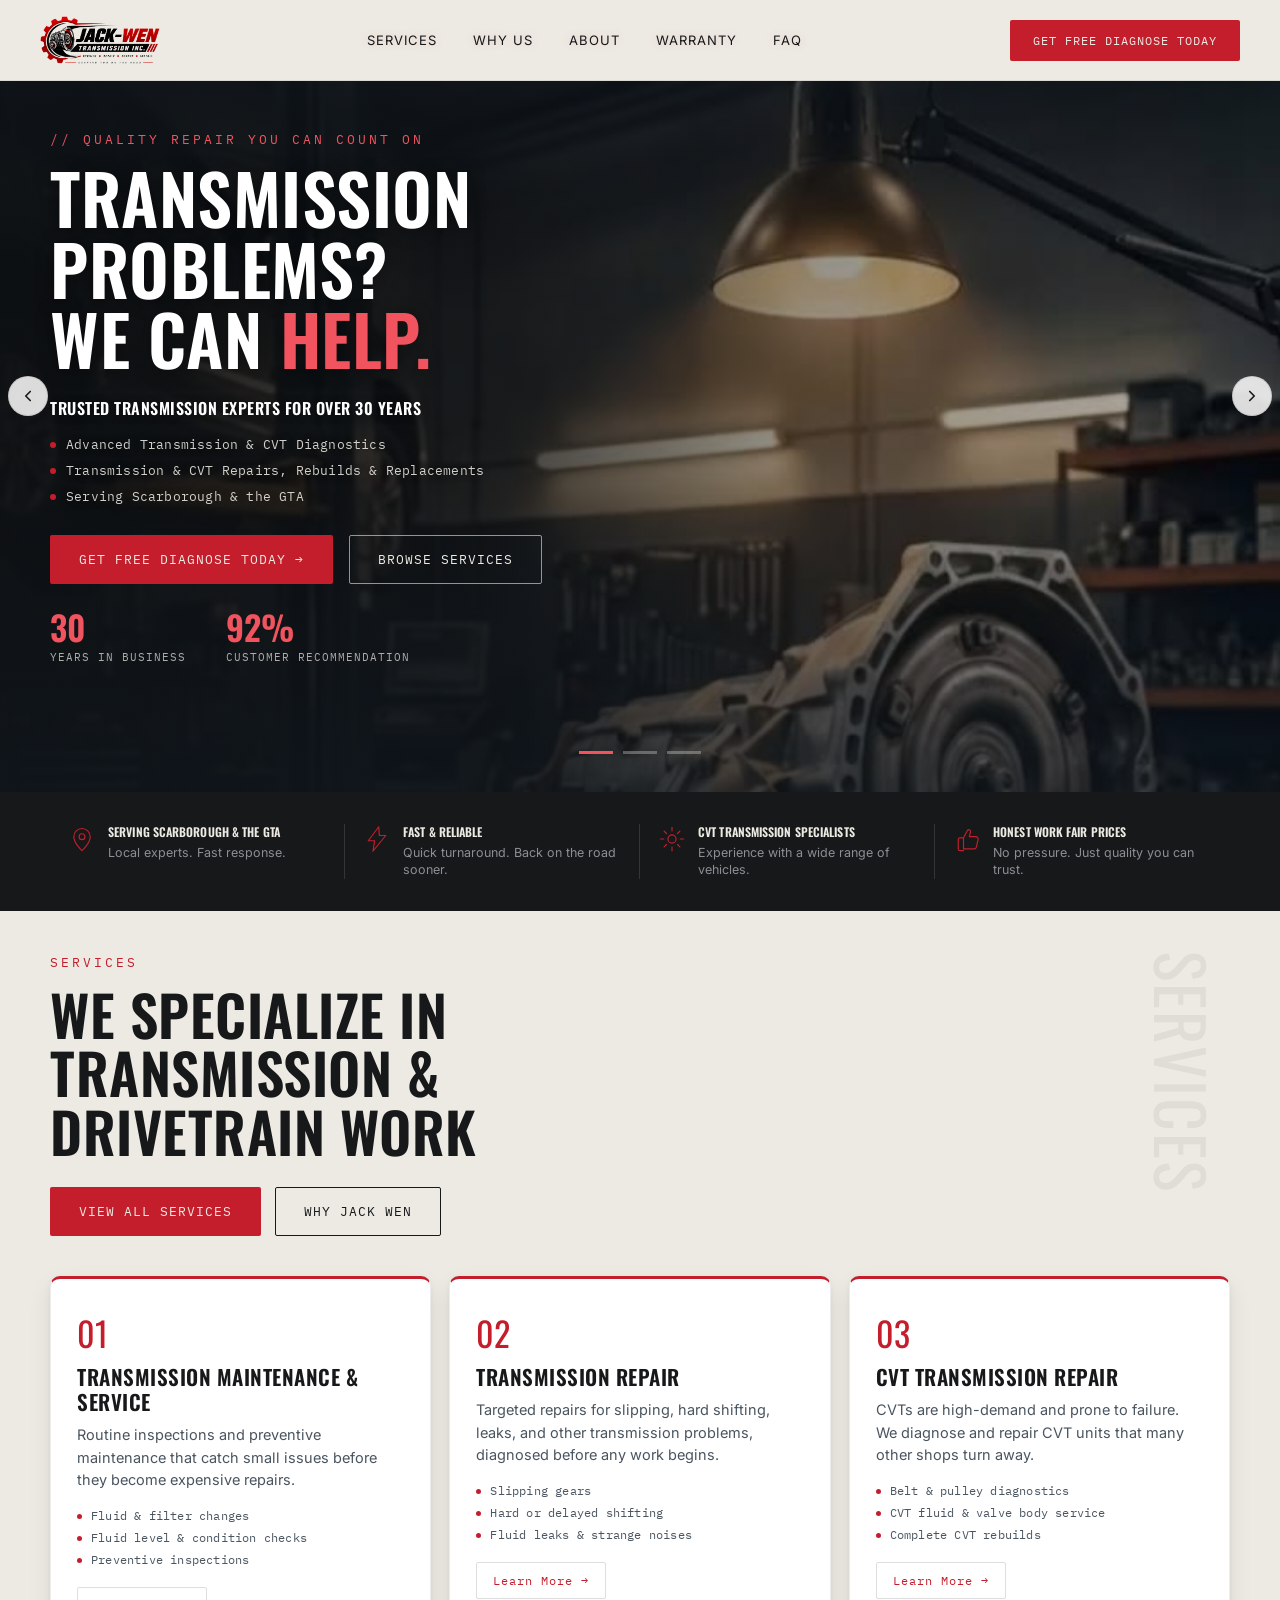
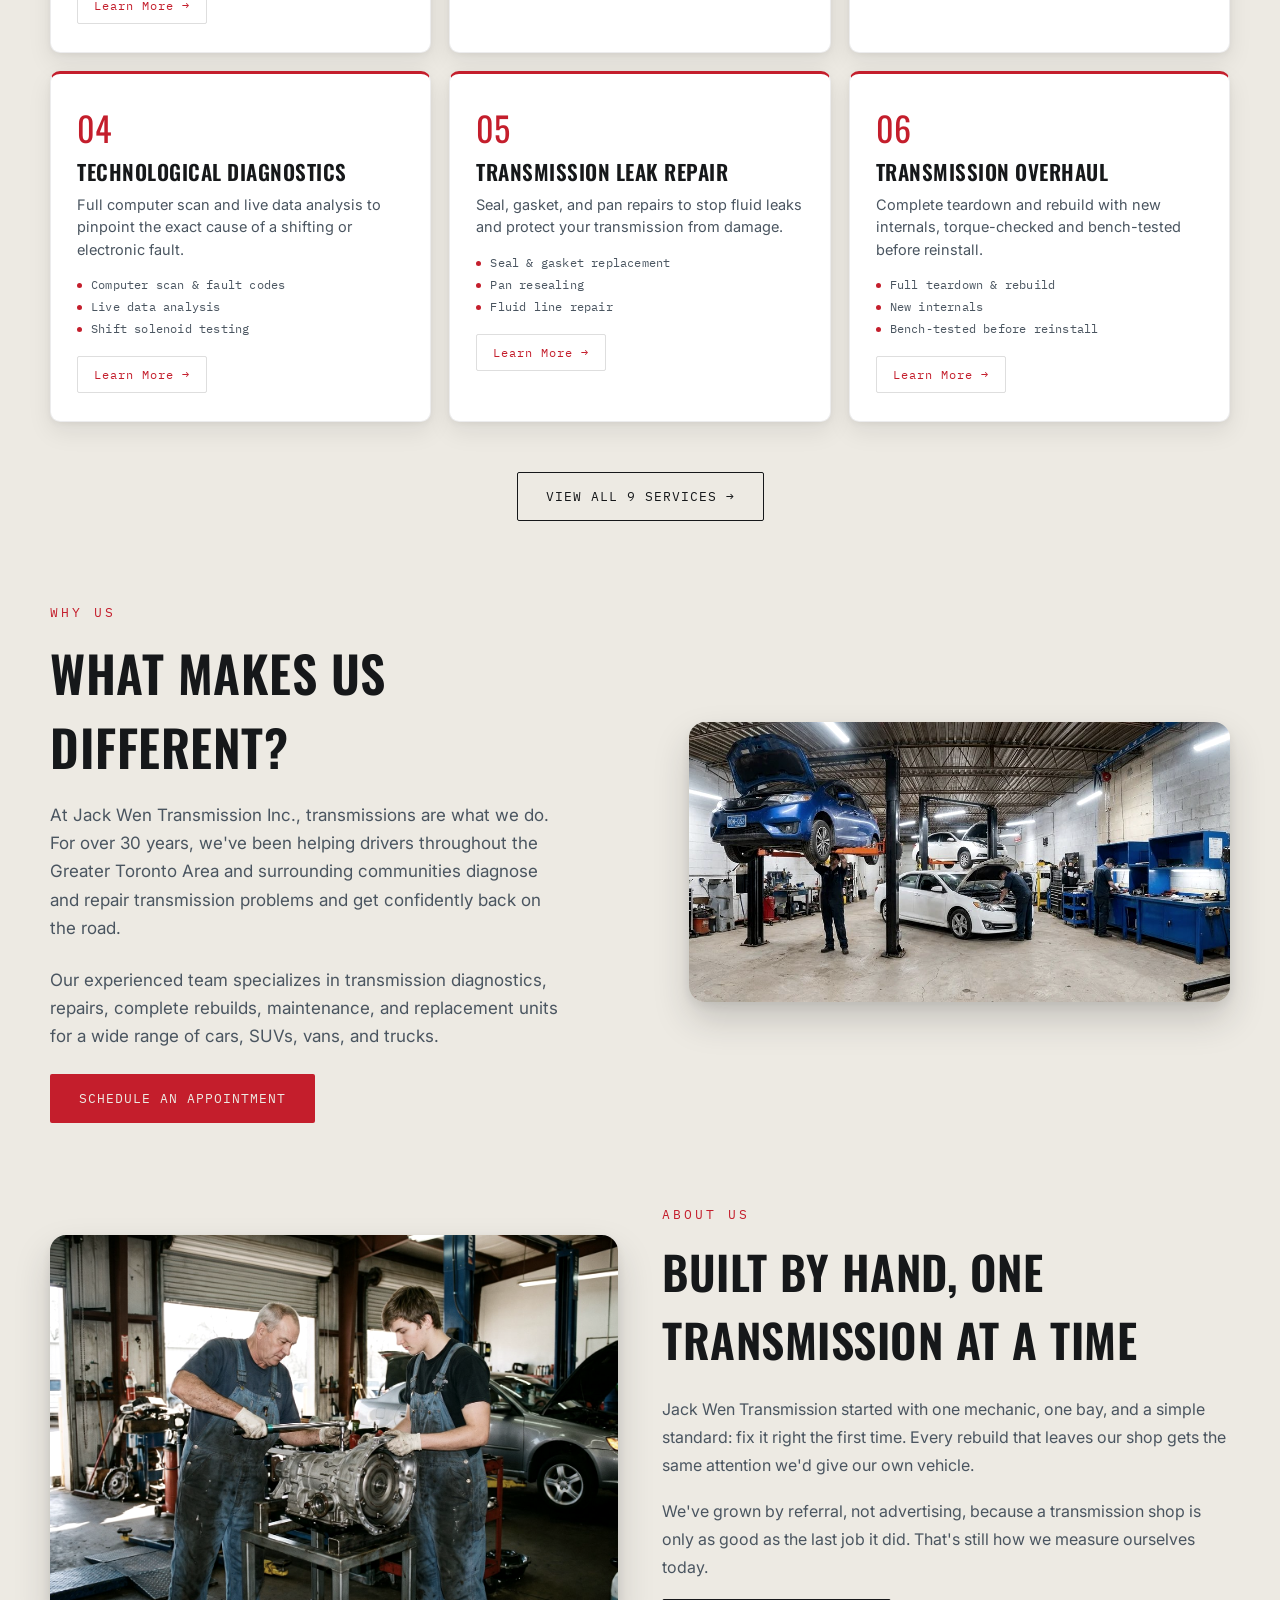
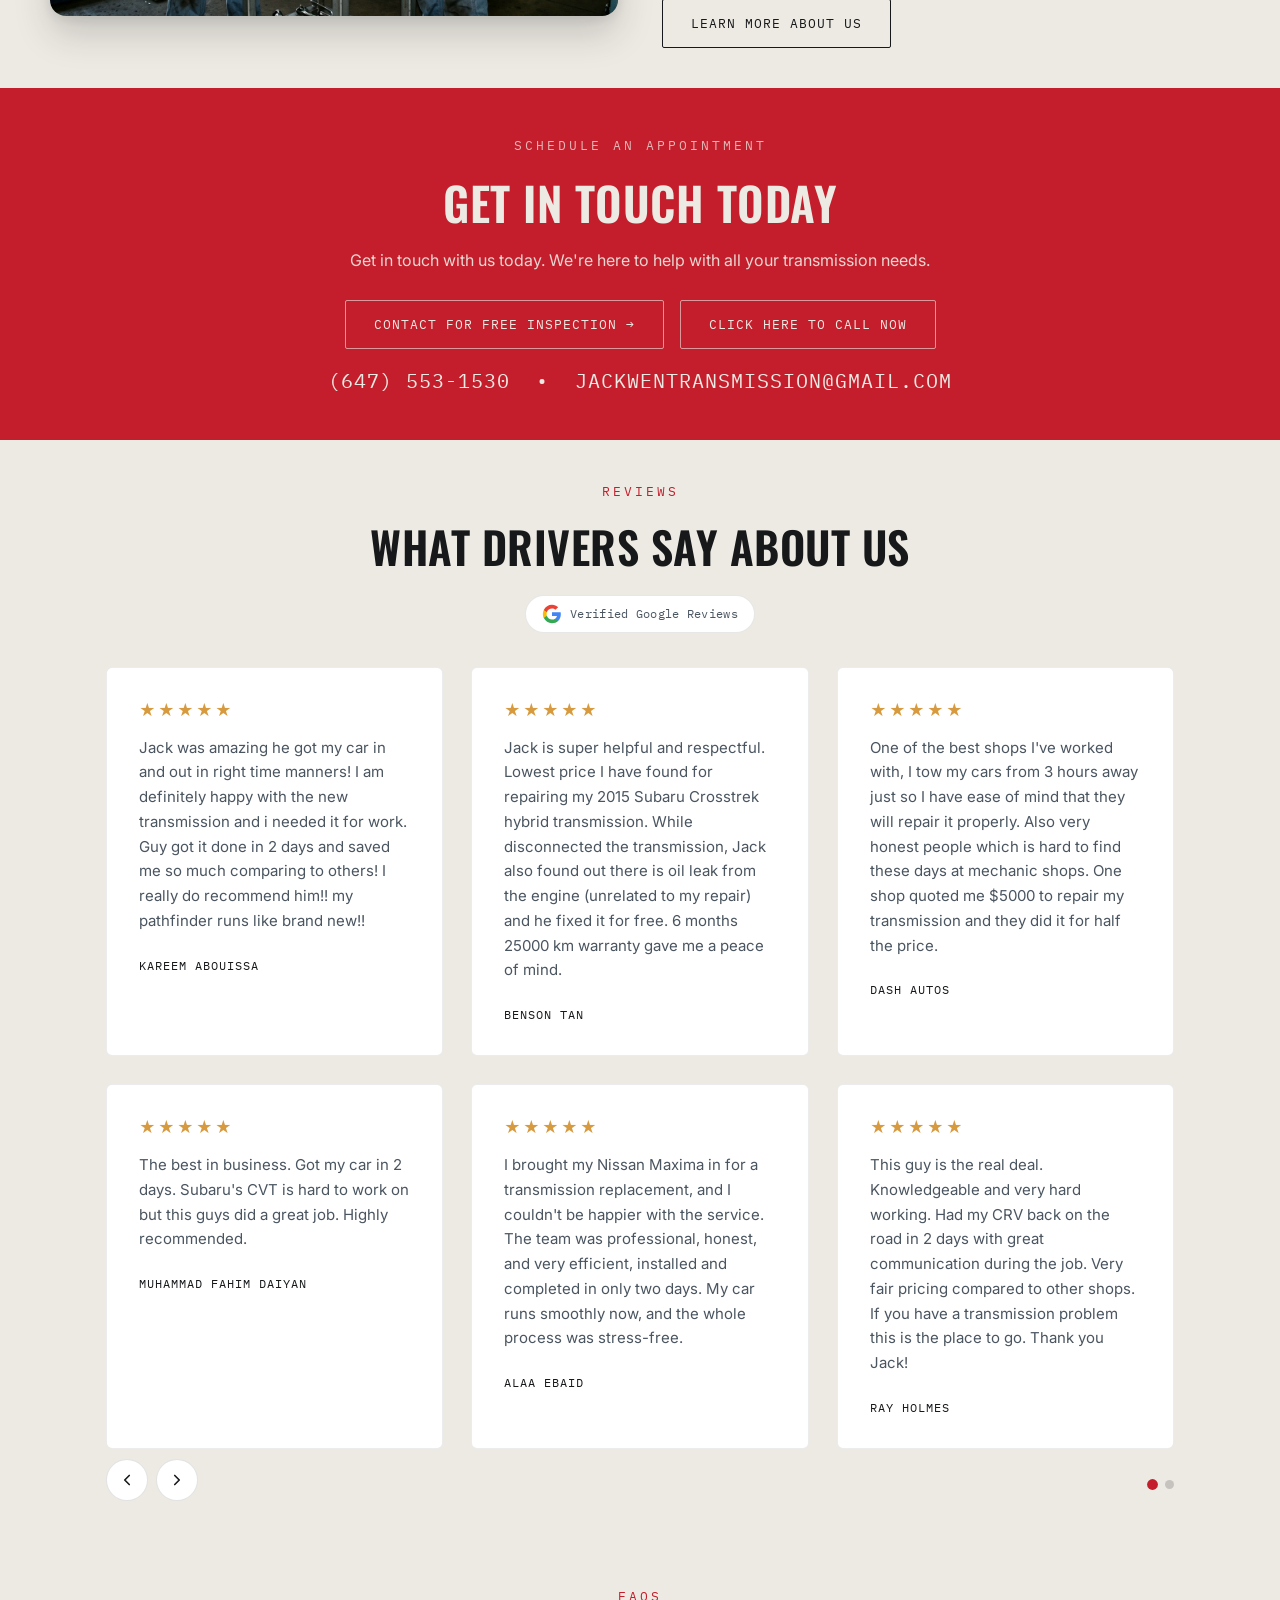
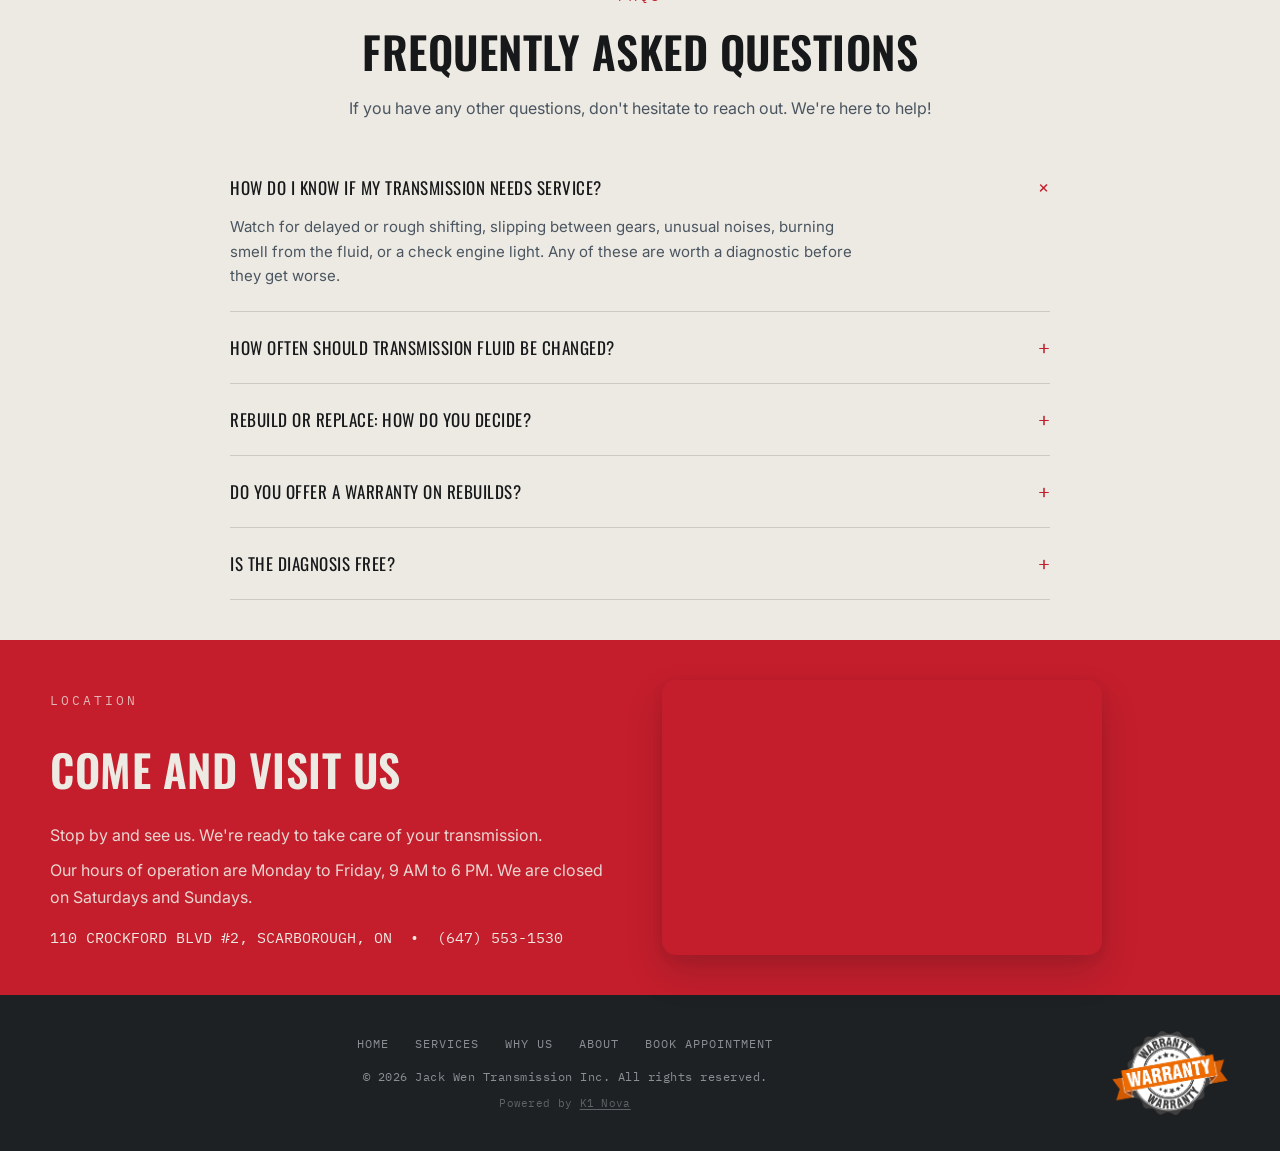
<file: index.html>
<!DOCTYPE html>
<html lang="en">
<head>
<meta charset="UTF-8">
<meta name="viewport" content="width=device-width, initial-scale=1.0">
<title>Jack Wen Transmission Inc. | Transmission Repair in Scarborough &amp; the GTA</title>
<meta name="description" content="Jack Wen Transmission Inc. provides expert transmission diagnostics, repair, and rebuilds in Scarborough and across the Greater Toronto Area. Over 30 years of trusted service with an in-house warranty.">
<link rel="canonical" href="https://jackwentransmission.com/">
<link rel="preconnect" href="https://fonts.googleapis.com">
<link href="https://fonts.googleapis.com/css2?family=Oswald:wght@500;600;700&family=Inter:wght@400;500;600&family=IBM+Plex+Mono:wght@400;500;600&display=swap" rel="stylesheet">
<link rel="stylesheet" href="css/style.css?v=36">
</head>
<body class="home">

<header>
  <div class="logo-mini">
    <a href="/"><img src="assets/logo.png" alt="Jack Wen Transmission Inc." class="logo-img"></a>
  </div>
  <nav class="navlinks">
    <a class="navlink" href="/services">Services</a>
    <a class="navlink" href="/why-us">Why Us</a>
    <a class="navlink" href="/about">About</a>
    <a class="navlink" href="/warranty">Warranty</a>
    <a class="navlink" href="#faq">FAQ</a>
      <a class="navlink navlink-cta" href="/book-appointment">Get Free Diagnose Today</a>
  </nav>
  <a class="btn btn-primary" href="/book-appointment">Get Free Diagnose Today</a>
  <button class="menu-toggle" aria-label="Toggle menu" aria-expanded="false"><span></span><span></span><span></span></button>
</header>

<!-- ================= HERO ================= -->
<section class="hero">
  <!-- Hero background video: mobile portrait / desktop landscape -->
  <div class="hero-media" aria-hidden="true">
    <video class="hero-video" id="heroVideo"
           autoplay muted loop playsinline webkit-playsinline
           preload="auto" disablepictureinpicture>
      <source src="videos/jackwen-hero-mobile.mp4" media="(max-width: 900px) and (orientation: portrait)" type="video/mp4">
      <source src="videos/jackwen-hero-desktop.mp4" type="video/mp4">
    </video>
    <script>
      // Poster has no <source>-style media-query variant of its own, so set it
      // synchronously here (before paint) based on the same breakpoint the
      // <source> tags use above — otherwise the browser shows the hardcoded
      // desktop poster on first mobile load, before the mobile video is ready.
      document.getElementById('heroVideo').poster =
        window.matchMedia('(max-width: 900px) and (orientation: portrait)').matches
          ? 'assets/hero/jackwen-hero-mobile-poster.jpg'
          : 'assets/hero/jackwen-hero-desktop-poster.jpg';
    </script>
    <div class="hero-overlay"></div>
  </div>

  <div class="hero-slides">
    <!-- SLIDE 1 — Intro -->
    <div class="hero-slide active">
      <div class="hero-inner">
        <div>
          <span class="eyebrow">// Quality Repair You Can Count On</span>
          <h1 class="hero-title">Transmission problems?<br>We can <span class="accent">help.</span></h1>
          <p class="hero-subtitle">Trusted Transmission Experts For Over 30 Years</p>
          <ul class="hero-bullets">
            <li>Advanced Transmission &amp; CVT Diagnostics</li>
            <li>Transmission &amp; CVT Repairs, Rebuilds &amp; Replacements</li>
            <li>Serving Scarborough &amp; the GTA</li>
          </ul>
          <div class="cta-row">
            <a href="/book-appointment" class="btn btn-primary">Get Free Diagnose Today &rarr;</a>
            <a href="/services" class="btn btn-ghost-dark">Browse Services</a>
          </div>
          <div class="hero-stats">
            <div><span class="hero-stat-num">30</span><span class="hero-stat-label">Years in Business</span></div>
            <div><span class="hero-stat-num">92%</span><span class="hero-stat-label">Customer Recommendation</span></div>
          </div>
        </div>
        <div class="stage"></div>
      </div>
    </div>

    <!-- SLIDE 2 — Expert Service -->
    <div class="hero-slide">
      <div class="hero-inner stack">
        <div>
          <span class="eyebrow">// Expert Service</span>
          <h1 class="hero-title">Transmission repairs.<br>Done <span class="accent">right.</span></h1>
          <div class="cta-row">
            <a href="/book-appointment" class="btn btn-primary">Schedule an Appointment &rarr;</a>
            <a href="/services" class="btn btn-ghost-dark">Browse Services</a>
          </div>
        </div>
        <div class="hero-points">
          <div class="hero-point">
            <span class="icon"><svg viewBox="0 0 48 48" fill="none" stroke="currentColor" stroke-width="2" stroke-linecap="round" stroke-linejoin="round"><circle cx="24" cy="24" r="18"/><path d="M24 14v10l7 5"/></svg></span>
            <div>
              <h3>30+ Years in the Industry</h3>
              <p>Three decades of hands-on transmission expertise, refined in our own shop.</p>
            </div>
          </div>
          <div class="hero-point">
            <span class="icon"><svg viewBox="0 0 48 48" fill="none" stroke="currentColor" stroke-width="2" stroke-linecap="round" stroke-linejoin="round"><path d="M8 28l3-9a4 4 0 0 1 4-3h18a4 4 0 0 1 4 3l3 9"/><rect x="6" y="28" width="36" height="9" rx="2"/><circle cx="14" cy="37" r="3"/><circle cx="34" cy="37" r="3"/></svg></span>
            <div>
              <h3>All Makes, Models &amp; CVTs</h3>
              <p>Domestic, import, gas, diesel, or CVT. CVTs are high-demand and prone to failure, we specialize in the repairs other shops turn away.</p>
            </div>
          </div>
          <div class="hero-point">
            <span class="icon"><img src="assets/icons/diagnose-icon.png" alt="" class="icon-img"></span>
            <div>
              <h3>Free Diagnosis</h3>
              <p>Every visit starts with a free, no-obligation diagnosis before we recommend any work.</p>
            </div>
          </div>
        </div>
      </div>
    </div>

    <!-- SLIDE 3 — Warranty -->
    <div class="hero-slide">
      <div class="hero-inner stack">
        <img src="assets/badges/warranty-badge.webp" alt="Warranty Badge" class="warranty-badge">
        <div>
          <span class="eyebrow">// Warranty</span>
          <h1 class="hero-title">Work we're proud<br>to stand <span class="accent">behind.</span></h1>
          <p class="hero-subtitle">In-House Warranty. Real Peace of Mind.</p>
          <ul class="hero-bullets">
            <li>Warranty-Backed Transmission Repairs</li>
            <li>Quality Parts &amp; Professional Workmanship</li>
            <li>6-Month / 25,000 KM Warranty Included with Transmission Work</li>
            <li><strong>Ask About Our Extended Warranty Options</strong></li>
          </ul>
          <div class="cta-row">
            <a href="/book-appointment" class="btn btn-primary">Schedule an Appointment &rarr;</a>
            <a href="/warranty" class="btn btn-ghost-dark">View Warranty Details &rarr;</a>
          </div>
        </div>
        <div class="hero-points compact">
          <div class="hero-point">
            <span class="icon"><svg viewBox="0 0 48 48" fill="none" stroke="currentColor" stroke-width="2" stroke-linecap="round" stroke-linejoin="round"><path d="M13 6h16l6 6v30a2 2 0 0 1-2 2H13a2 2 0 0 1-2-2V8a2 2 0 0 1 2-2z"/><path d="M29 6v6h6M17 24h14M17 30h14M17 18h7"/></svg></span>
            <div>
              <h3>6 Months / 25,000 KM</h3>
              <p>Standard written warranty on every rebuild.</p>
            </div>
          </div>
          <div class="hero-point">
            <span class="icon"><svg viewBox="0 0 48 48" fill="none" stroke="currentColor" stroke-width="2" stroke-linecap="round" stroke-linejoin="round"><path d="M24 5l15 6v11c0 10-6.5 17-15 21-8.5-4-15-11-15-21V11z"/><path d="M17 24l5 5 9-10"/></svg></span>
            <div>
              <h3>Up to 5 Yrs / 250,000 KM</h3>
              <p>Extended coverage available on request.</p>
            </div>
          </div>
          <div class="hero-point">
            <span class="icon"><svg viewBox="0 0 48 48" fill="none" stroke="currentColor" stroke-width="2" stroke-linecap="round" stroke-linejoin="round"><path d="M4 24s7-13 20-13 20 13 20 13-7 13-20 13S4 24 4 24z"/><circle cx="24" cy="24" r="5"/></svg></span>
            <div>
              <h3>No Surprises</h3>
              <p>Coverage reviewed before any work begins.</p>
            </div>
          </div>
        </div>
      </div>
    </div>
  </div>

  <button class="hero-arrow prev" aria-label="Previous slide"><svg viewBox="0 0 24 24" fill="none" stroke="currentColor" stroke-width="2.2" stroke-linecap="round" stroke-linejoin="round"><path d="M15 6l-6 6 6 6"/></svg></button>
  <button class="hero-arrow next" aria-label="Next slide"><svg viewBox="0 0 24 24" fill="none" stroke="currentColor" stroke-width="2.2" stroke-linecap="round" stroke-linejoin="round"><path d="M9 6l6 6-6 6"/></svg></button>

  <div class="hero-dots">
    <button class="hero-dot active" data-slide="0" aria-label="Slide 1: Introduction"></button>
    <button class="hero-dot" data-slide="1" aria-label="Slide 2: Expert Service"></button>
    <button class="hero-dot" data-slide="2" aria-label="Slide 3: Warranty"></button>
  </div>
</section>

<div class="trust-strip">
  <div class="wrap trust-strip-grid">
    <div class="trust-item">
      <span class="icon"><svg viewBox="0 0 48 48" fill="none" stroke="currentColor" stroke-width="2" stroke-linecap="round" stroke-linejoin="round"><path d="M24 44s14-12.5 14-24A14 14 0 0 0 10 20c0 11.5 14 24 14 24z"/><circle cx="24" cy="20" r="5"/></svg></span>
      <div>
        <h3>Serving Scarborough &amp; the GTA</h3>
        <p>Local experts. Fast response.</p>
      </div>
    </div>
    <div class="trust-item">
      <span class="icon"><svg viewBox="0 0 48 48" fill="none" stroke="currentColor" stroke-width="2" stroke-linecap="round" stroke-linejoin="round"><path d="M27 3L9 27h11l-3 18 22-27H28l-1-15z"/></svg></span>
      <div>
        <h3>Fast &amp; Reliable</h3>
        <p>Quick turnaround. Back on the road sooner.</p>
      </div>
    </div>
    <div class="trust-item">
      <span class="icon"><svg viewBox="0 0 48 48" fill="none" stroke="currentColor" stroke-width="2" stroke-linecap="round" stroke-linejoin="round"><circle cx="24" cy="24" r="7"/><path d="M24 4v6M24 38v6M44 24h-6M10 24H4M37.6 10.4l-4.2 4.2M14.6 33.4l-4.2 4.2M37.6 37.6l-4.2-4.2M14.6 14.6l-4.2-4.2"/></svg></span>
      <div>
        <h3>CVT Transmission Specialists</h3>
        <p>Experience with a wide range of vehicles.</p>
      </div>
    </div>
    <div class="trust-item">
      <span class="icon"><svg viewBox="0 0 48 48" fill="none" stroke="currentColor" stroke-width="2" stroke-linecap="round" stroke-linejoin="round"><path d="M18 44h-6a3 3 0 0 1-3-3V25a3 3 0 0 1 3-3h6M18 22l7-13a3 3 0 0 1 5 3l-2 8h11a4 4 0 0 1 4 5l-3 13a4 4 0 0 1-4 3H18V22z"/></svg></span>
      <div>
        <h3>Honest Work Fair Prices</h3>
        <p>No pressure. Just quality you can trust.</p>
      </div>
    </div>
  </div>
</div>

<!-- ================= SERVICES ================= -->
<section class="section-light" id="services">
  <div class="wrap">
    <div class="services-head">
      <div>
        <span class="eyebrow">Services</span>
        <h2>We specialize in transmission &amp; drivetrain work</h2>
        <div class="btn-row">
          <a href="/services" class="btn btn-primary">View All Services</a>
          <a href="/why-us" class="btn btn-ghost-dark">Why Jack Wen</a>
        </div>
      </div>
      <div class="side-label">SERVICES</div>
    </div>

    <div class="service-grid">
      <div class="service-card">
        <div class="num">01</div>
        <div class="content">
          <h3>Transmission Maintenance &amp; Service</h3>
          <p>Routine inspections and preventive maintenance that catch small issues before they become expensive repairs.</p>
          <ul class="bullets">
            <li>Fluid &amp; filter changes</li>
            <li>Fluid level &amp; condition checks</li>
            <li>Preventive inspections</li>
          </ul>
          <a class="learn" href="/services">Learn More &rarr;</a>
        </div>
      </div>
      <div class="service-card">
        <div class="num">02</div>
        <div class="content">
          <h3>Transmission Repair</h3>
          <p>Targeted repairs for slipping, hard shifting, leaks, and other transmission problems, diagnosed before any work begins.</p>
          <ul class="bullets">
            <li>Slipping gears</li>
            <li>Hard or delayed shifting</li>
            <li>Fluid leaks &amp; strange noises</li>
          </ul>
          <a class="learn" href="/services">Learn More &rarr;</a>
        </div>
      </div>
      <div class="service-card">
        <div class="num">03</div>
        <div class="content">
          <h3>CVT Transmission Repair</h3>
          <p>CVTs are high-demand and prone to failure. We diagnose and repair CVT units that many other shops turn away.</p>
          <ul class="bullets">
            <li>Belt &amp; pulley diagnostics</li>
            <li>CVT fluid &amp; valve body service</li>
            <li>Complete CVT rebuilds</li>
          </ul>
          <a class="learn" href="/services">Learn More &rarr;</a>
        </div>
      </div>
      <div class="service-card">
        <div class="num">04</div>
        <div class="content">
          <h3>Technological Diagnostics</h3>
          <p>Full computer scan and live data analysis to pinpoint the exact cause of a shifting or electronic fault.</p>
          <ul class="bullets">
            <li>Computer scan &amp; fault codes</li>
            <li>Live data analysis</li>
            <li>Shift solenoid testing</li>
          </ul>
          <a class="learn" href="/services">Learn More &rarr;</a>
        </div>
      </div>
      <div class="service-card">
        <div class="num">05</div>
        <div class="content">
          <h3>Transmission Leak Repair</h3>
          <p>Seal, gasket, and pan repairs to stop fluid leaks and protect your transmission from damage.</p>
          <ul class="bullets">
            <li>Seal &amp; gasket replacement</li>
            <li>Pan resealing</li>
            <li>Fluid line repair</li>
          </ul>
          <a class="learn" href="/services">Learn More &rarr;</a>
        </div>
      </div>
      <div class="service-card">
        <div class="num">06</div>
        <div class="content">
          <h3>Transmission Overhaul</h3>
          <p>Complete teardown and rebuild with new internals, torque-checked and bench-tested before reinstall.</p>
          <ul class="bullets">
            <li>Full teardown &amp; rebuild</li>
            <li>New internals</li>
            <li>Bench-tested before reinstall</li>
          </ul>
          <a class="learn" href="/services">Learn More &rarr;</a>
        </div>
      </div>
    </div>
    <div style="text-align:center; margin-top:50px;">
      <a href="/services" class="btn btn-ghost-dark">View All 9 Services &rarr;</a>
    </div>
  </div>
</section>

<!-- ================= WHY US ================= -->
<section class="why-section" id="why">
  <div class="wrap">
    <div class="why-grid">
      <div class="why-inner">
        <span class="eyebrow">Why Us</span>
        <h2>What makes us different?</h2>
        <p>At Jack Wen Transmission Inc., transmissions are what we do. For over 30 years, we've been helping drivers throughout the Greater Toronto Area and surrounding communities diagnose and repair transmission problems and get confidently back on the road.</p>
        <p>Our experienced team specializes in transmission diagnostics, repairs, complete rebuilds, maintenance, and replacement units for a wide range of cars, SUVs, vans, and trucks.</p>
        <a href="/book-appointment" class="btn btn-primary">Schedule an Appointment</a>
      </div>
      <div class="why-photo">
        <img src="assets/about/shop-bay.jpg" alt="Jack Wen Transmission shop bay with vehicles on lifts">
      </div>
    </div>
  </div>
</section>

<!-- ================= ABOUT ================= -->
<section class="about" id="about">
  <div class="wrap about-grid">
    <img src="assets/about/team.jpg" alt="Jack Wen Transmission mechanics working on a transmission">
    <div>
      <span class="eyebrow">About Us</span>
      <h2>Built by hand, one transmission at a time</h2>
      <p>Jack Wen Transmission started with one mechanic, one bay, and a simple standard: fix it right the first time. Every rebuild that leaves our shop gets the same attention we'd give our own vehicle.</p>
      <p>We've grown by referral, not advertising, because a transmission shop is only as good as the last job it did. That's still how we measure ourselves today.</p>
      <a href="/about" class="btn btn-ghost-dark">Learn More About Us</a>
    </div>
  </div>
</section>

<!-- ================= CTA STRIP ================= -->
<section class="cta-strip" id="contact">
  <div class="wrap">
    <span class="eyebrow">Schedule an Appointment</span>
    <h2>Get in touch today</h2>
    <p>Get in touch with us today. We're here to help with all your transmission needs.</p>
    <div class="cta-row" style="justify-content:center;">
      <a href="/book-appointment" class="btn btn-ghost-light">Contact for Free Inspection &rarr;</a>
      <a href="tel:+16475531530" class="btn btn-ghost-light">Click Here to Call Now</a>
    </div>
    <span class="phone">(647) 553-1530 &nbsp;&bull;&nbsp; JACKWENTRANSMISSION@GMAIL.COM</span>
  </div>
</section>

<!-- ================= REVIEWS ================= -->
<section class="reviews">
  <div class="wrap">
    <div class="reviews-head">
      <span class="eyebrow">Reviews</span>
      <h2>What drivers say about us</h2>
      <div class="google-badge">
        <svg viewBox="0 0 48 48" width="20" height="20"><path fill="#4285F4" d="M45.12 24.5c0-1.56-.14-3.06-.4-4.5H24v8.51h11.84c-.51 2.75-2.06 5.08-4.39 6.64v5.52h7.11c4.16-3.83 6.56-9.47 6.56-16.17z"/><path fill="#34A853" d="M24 46c5.94 0 10.92-1.97 14.56-5.33l-7.11-5.52c-1.97 1.32-4.49 2.1-7.45 2.1-5.73 0-10.58-3.87-12.31-9.07H4.34v5.7C7.96 41.07 15.4 46 24 46z"/><path fill="#FBBC05" d="M11.69 28.18C11.25 26.86 11 25.45 11 24s.25-2.86.69-4.18v-5.7H4.34C2.85 17.09 2 20.45 2 24s.85 6.91 2.34 9.88l7.35-5.7z"/><path fill="#EA4335" d="M24 10.75c3.23 0 6.13 1.11 8.41 3.29l6.31-6.31C34.91 4.18 29.93 2 24 2 15.4 2 7.96 6.93 4.34 14.12l7.35 5.7c1.73-5.2 6.58-9.07 12.31-9.07z"/></svg>
        <span>Verified Google Reviews</span>
      </div>
    </div>
    <div class="reviews-slider">
      <div class="reviews-track">
        <div class="reviews-slide active">
          <div class="reviews-grid">
            <div class="review-card">
              <div class="stars">&#9733;&#9733;&#9733;&#9733;&#9733;</div>
              <p>Jack was amazing he got my car in and out in right time manners! I am definitely happy with the new transmission and i needed it for work. Guy got it done in 2 days and saved me so much comparing to others! I really do recommend him!! my pathfinder runs like brand new!!</p>
              <span class="reviewer">Kareem Abouissa</span>
            </div>
            <div class="review-card">
              <div class="stars">&#9733;&#9733;&#9733;&#9733;&#9733;</div>
              <p>Jack is super helpful and respectful. Lowest price I have found for repairing my 2015 Subaru Crosstrek hybrid transmission. While disconnected the transmission, Jack also found out there is oil leak from the engine (unrelated to my repair) and he fixed it for free. 6 months 25000 km warranty gave me a peace of mind.</p>
              <span class="reviewer">Benson Tan</span>
            </div>
            <div class="review-card">
              <div class="stars">&#9733;&#9733;&#9733;&#9733;&#9733;</div>
              <p>One of the best shops I've worked with, I tow my cars from 3 hours away just so I have ease of mind that they will repair it properly. Also very honest people which is hard to find these days at mechanic shops. One shop quoted me $5000 to repair my transmission and they did it for half the price.</p>
              <span class="reviewer">Dash Autos</span>
            </div>
            <div class="review-card">
              <div class="stars">&#9733;&#9733;&#9733;&#9733;&#9733;</div>
              <p>The best in business. Got my car in 2 days. Subaru's CVT is hard to work on but this guys did a great job. Highly recommended.</p>
              <span class="reviewer">Muhammad Fahim Daiyan</span>
            </div>
            <div class="review-card">
              <div class="stars">&#9733;&#9733;&#9733;&#9733;&#9733;</div>
              <p>I brought my Nissan Maxima in for a transmission replacement, and I couldn't be happier with the service. The team was professional, honest, and very efficient, installed and completed in only two days. My car runs smoothly now, and the whole process was stress-free.</p>
              <span class="reviewer">Alaa Ebaid</span>
            </div>
            <div class="review-card">
              <div class="stars">&#9733;&#9733;&#9733;&#9733;&#9733;</div>
              <p>This guy is the real deal. Knowledgeable and very hard working. Had my CRV back on the road in 2 days with great communication during the job. Very fair pricing compared to other shops. If you have a transmission problem this is the place to go. Thank you Jack!</p>
              <span class="reviewer">Ray Holmes</span>
            </div>
          </div>
        </div>
        <div class="reviews-slide">
          <div class="reviews-grid">
            <div class="review-card">
              <div class="stars">&#9733;&#9733;&#9733;&#9733;&#9733;</div>
              <p>Looking for a replacement or rebuild of our transmission and was getting pricing starting at $4500 to over $7000. Jack was able to rebuild it for around $3000. Fantastic service, always responsive to calls.</p>
              <span class="reviewer">Computer Doctors on Call Ltd.</span>
            </div>
            <div class="review-card">
              <div class="stars">&#9733;&#9733;&#9733;&#9733;&#9733;</div>
              <p>Jack is a very trustworthy individual! I had brought in my Toyota CHR which I had replaced my transmission with another company but still had issues. After getting it replaced again with Jack, my car has no more issues. He had even offered me warranty and a very reasonable price. I totally recommend anyone to go see Jack as quality is guaranteed.</p>
              <span class="reviewer">Sangar Somu</span>
            </div>
            <div class="review-card">
              <div class="stars">&#9733;&#9733;&#9733;&#9733;&#9733;</div>
              <p>Best transmission shop I've dealt with. When I needed a new transmission for my Honda, they kept me updated every step of the way with constant reassurance and clear communication. They got the job done fast and properly. Honestly, this is the best team out there.</p>
              <span class="reviewer">Armaan Khokhar</span>
            </div>
            <div class="review-card">
              <div class="stars">&#9733;&#9733;&#9733;&#9733;&#9733;</div>
              <p>I towed my car from Ottawa to Scarborough, with hesitation and doubt. But I was wrong and they called me in 2 days and my car was done and ready for pick up. It's been 4 months now and my car is driving like new still. Thank you and highly recommend this garage.</p>
              <span class="reviewer">Cerisse Pradas</span>
            </div>
            <div class="review-card">
              <div class="stars">&#9733;&#9733;&#9733;&#9733;&#9733;</div>
              <p>Jack is amazing to deal with, I had a whole situation where I got the transmission rebuilt and still had codes. Jack was able to figure it's the ECM, and I had a very unique 2004 Lexus LS430. The ECM was impossible to get, but Jack took care of it and got my car fixed. 100% recommend.</p>
              <span class="reviewer">Anmol Pathan</span>
            </div>
            <div class="review-card">
              <div class="stars">&#9733;&#9733;&#9733;&#9733;&#9733;</div>
              <p>Dealing online from Ottawa to have my Toyota 4Runner transmission replaced, they were very helpful, had my car towed there with minimum cost, and the shop is very knowledgeable and professional. The garage is very clean and the mechanics work very efficiently. Highly recommended!</p>
              <span class="reviewer">Vu Kieu</span>
            </div>
          </div>
        </div>
      </div>
      <button class="reviews-arrow prev" aria-label="Previous reviews"><svg viewBox="0 0 24 24" fill="none" stroke="currentColor" stroke-width="2.2" stroke-linecap="round" stroke-linejoin="round"><path d="M15 6l-6 6 6 6"/></svg></button>
      <button class="reviews-arrow next" aria-label="Next reviews"><svg viewBox="0 0 24 24" fill="none" stroke="currentColor" stroke-width="2.2" stroke-linecap="round" stroke-linejoin="round"><path d="M9 6l6 6-6 6"/></svg></button>
      <div class="reviews-dots">
        <button class="reviews-dot active" data-slide="0" aria-label="Reviews page 1"></button>
        <button class="reviews-dot" data-slide="1" aria-label="Reviews page 2"></button>
      </div>
    </div>
  </div>
</section>

<!-- ================= FAQ ================= -->
<section class="faq" id="faq">
  <div class="wrap">
    <div class="faq-head">
      <span class="eyebrow">FAQs</span>
      <h2>Frequently asked questions</h2>
      <p>If you have any other questions, don't hesitate to reach out. We're here to help!</p>
    </div>
    <div class="faq-list">
      <div class="faq-item open">
        <div class="faq-q"><span>How do I know if my transmission needs service?</span><span class="plus">+</span></div>
        <div class="faq-a"><p>Watch for delayed or rough shifting, slipping between gears, unusual noises, burning smell from the fluid, or a check engine light. Any of these are worth a diagnostic before they get worse.</p></div>
      </div>
      <div class="faq-item">
        <div class="faq-q"><span>How often should transmission fluid be changed?</span><span class="plus">+</span></div>
        <div class="faq-a"><p>Most vehicles need a fluid change every 50,000 to 100,000 km, but it varies by make, model, and driving conditions. Check your owner's manual or ask us to check your specific interval.</p></div>
      </div>
      <div class="faq-item">
        <div class="faq-q"><span>Rebuild or replace: how do you decide?</span><span class="plus">+</span></div>
        <div class="faq-a"><p>It depends on the extent of the damage, your vehicle's age and value, and cost comparison. We'll walk you through both options with real numbers before any work starts.</p></div>
      </div>
      <div class="faq-item">
        <div class="faq-q"><span>Do you offer a warranty on rebuilds?</span><span class="plus">+</span></div>
        <div class="faq-a"><p>Yes, every rebuild comes with a written 6 months / 25,000 km parts and labor warranty, standard. We guarantee our service and work, and extended coverage up to 5 years / 250,000 km is available for added peace of mind.</p></div>
      </div>
      <div class="faq-item">
        <div class="faq-q"><span>Is the diagnosis free?</span><span class="plus">+</span></div>
        <div class="faq-a"><p>Yes, every visit starts with a free, no-obligation diagnosis. We identify the problem and explain your options before any work ever begins.</p></div>
      </div>
    </div>
  </div>
</section>

<!-- ================= LOCATION ================= -->
<section class="location">
  <div class="wrap location-grid">
    <div class="location-copy">
      <span class="eyebrow">Location</span>
      <h2>Come and visit us</h2>
      <p>Stop by and see us. We're ready to take care of your transmission.</p>
      <p>Our hours of operation are Monday to Friday, 9 AM to 6 PM. We are closed on Saturdays and Sundays.</p>
      <div class="addr">110 CROCKFORD BLVD #2, SCARBOROUGH, ON &nbsp;&bull;&nbsp; (647) 553-1530</div>
    </div>
    <div class="map-embed">
      <iframe src="https://www.google.com/maps/embed?pb=!1m18!1m12!1m3!1d6380.250956391707!2d-79.2908175!3d43.744367200000006!2m3!1f0!2f0!3f0!3m2!1i1024!2i768!4f13.1!3m3!1m2!1s0x89d4cdfffa9256d7%3A0x70da07382c6c165b!2s110%20Crockford%20Blvd%20%232%2C%20Scarborough%2C%20ON%20M1R%203C3!5e1!3m2!1sen!2sca!4v1787173967668!5m2!1sen!2sca" style="border:0;" allowfullscreen="" loading="lazy" referrerpolicy="strict-origin-when-cross-origin" title="Jack Wen Transmission Inc. location map"></iframe>
    </div>
  </div>
</section>

<footer>
  <div class="wrap footer-inner">
    <div class="footer-main">
      <div class="footer-links">
        <a href="/">Home</a>
        <a href="/services">Services</a>
        <a href="/why-us">Why Us</a>
        <a href="/about">About</a>
        <a href="/book-appointment">Book Appointment</a>
      </div>
      <div>&copy; 2026 Jack Wen Transmission Inc. All rights reserved.</div>
      <div class="footer-credit">Powered by <a href="https://k1nova.com" target="_blank" rel="noopener noreferrer">K1 Nova</a></div>
    </div>
    <img src="assets/badges/warranty-badge.webp" alt="Warranty Badge" class="footer-badge">
  </div>
</footer>

<script src="js/header.js?v=3"></script>
<script src="js/reveal.js"></script>
<script src="js/hero-slider.js?v=3"></script>
<script src="js/reviews-slider.js"></script>
<script src="js/script.js?v=3"></script>
</body>
</html>
</file>
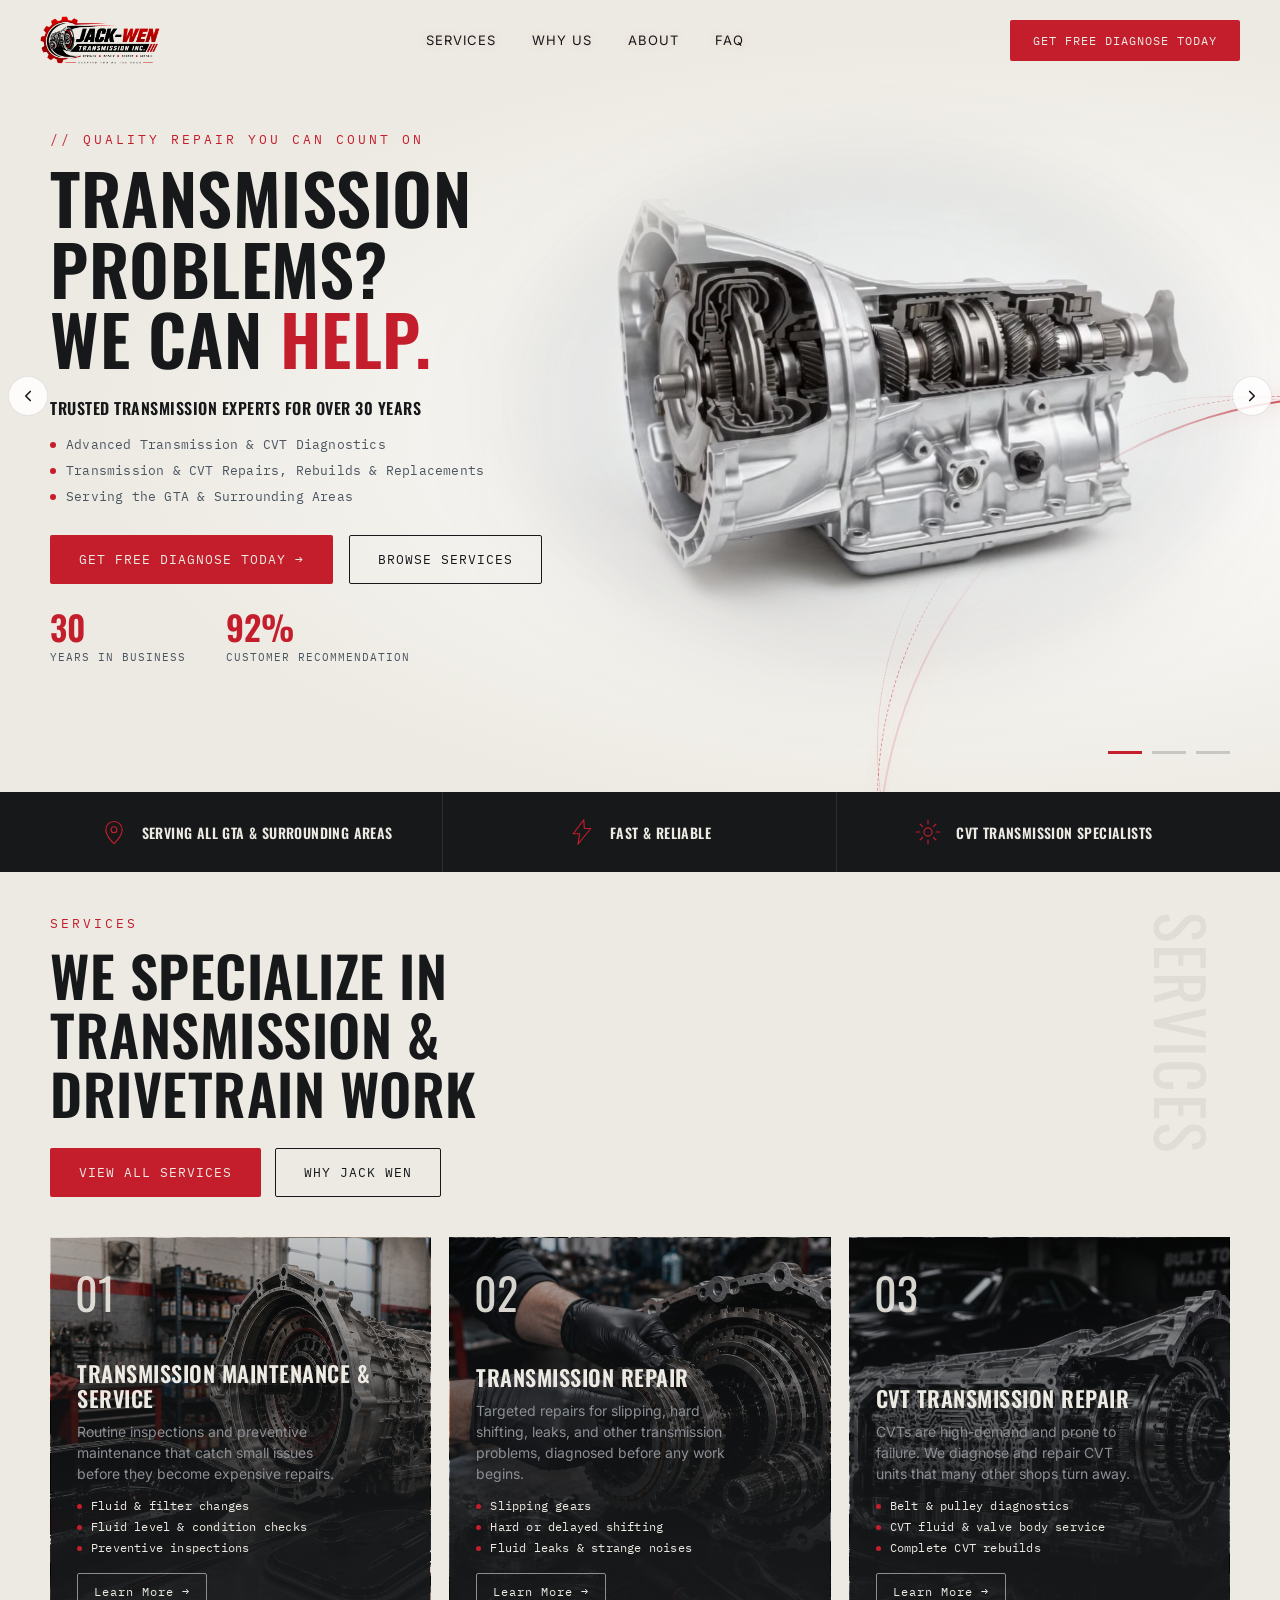
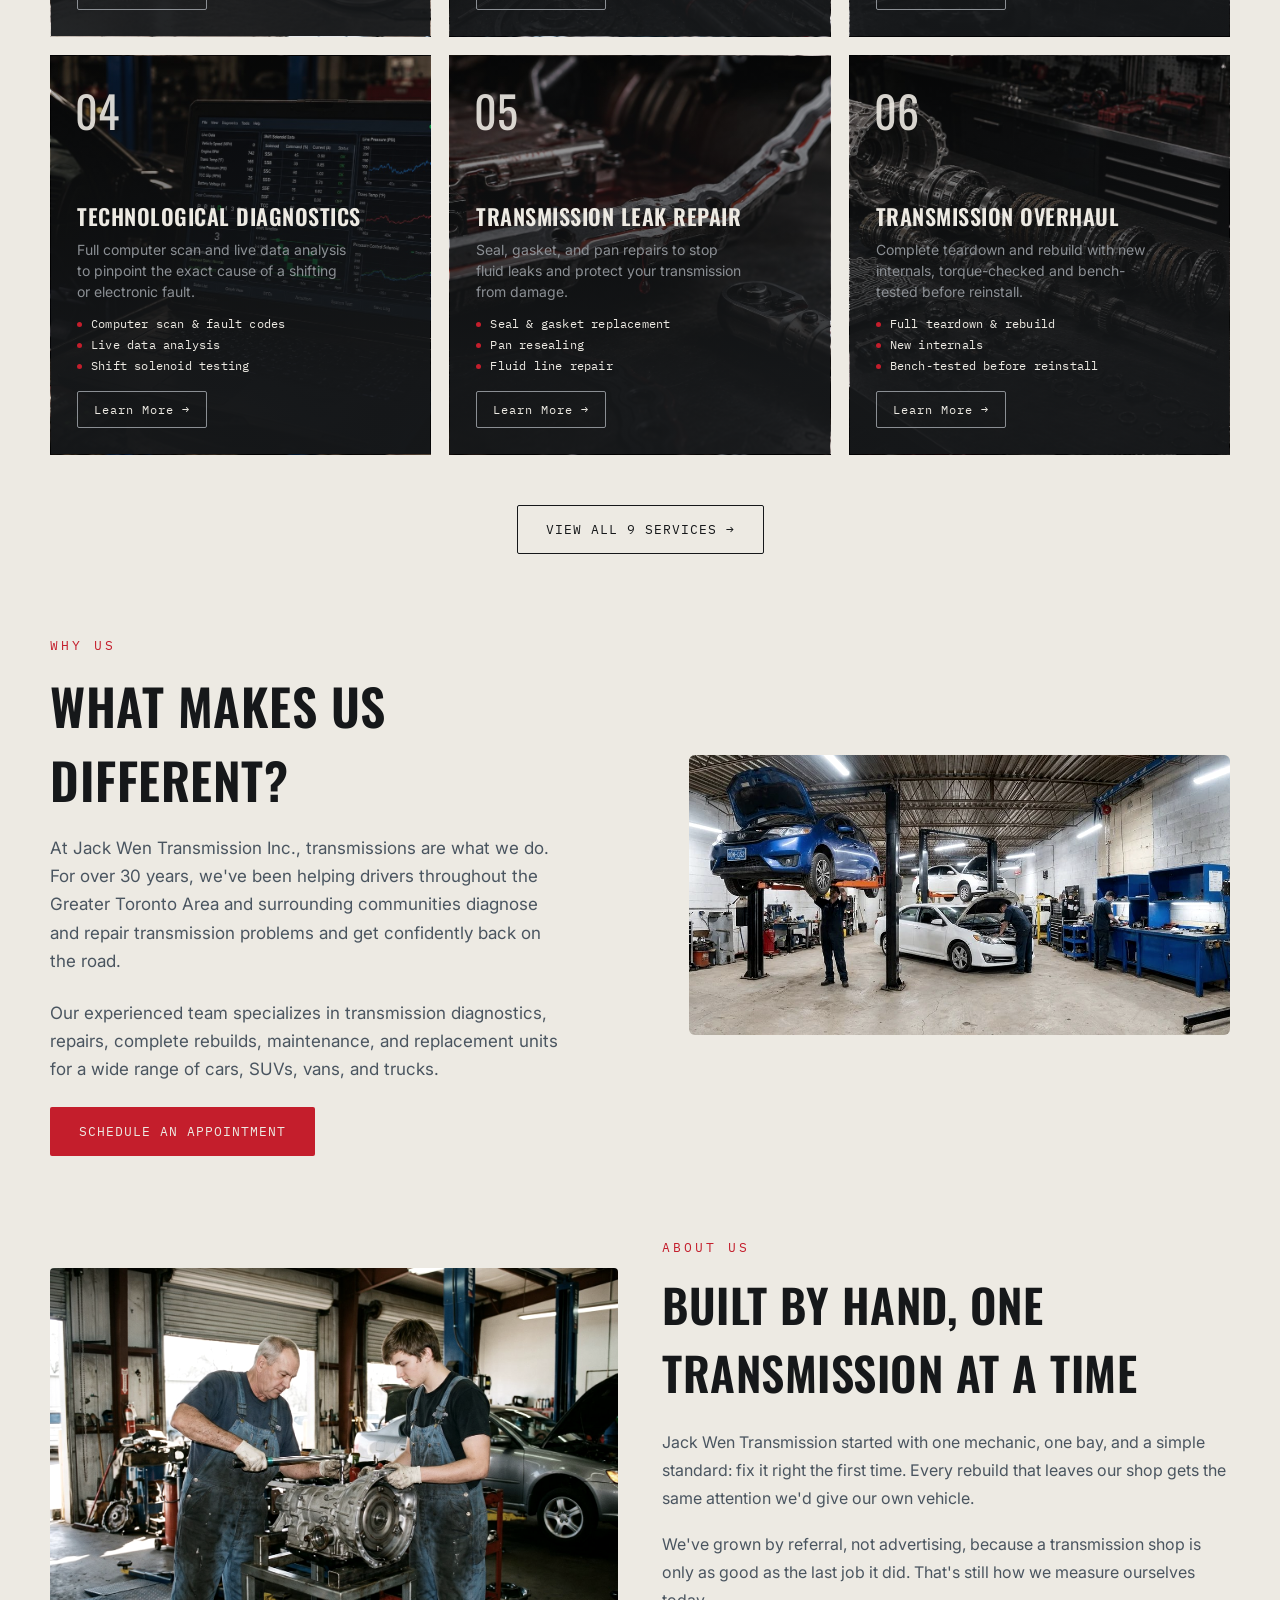
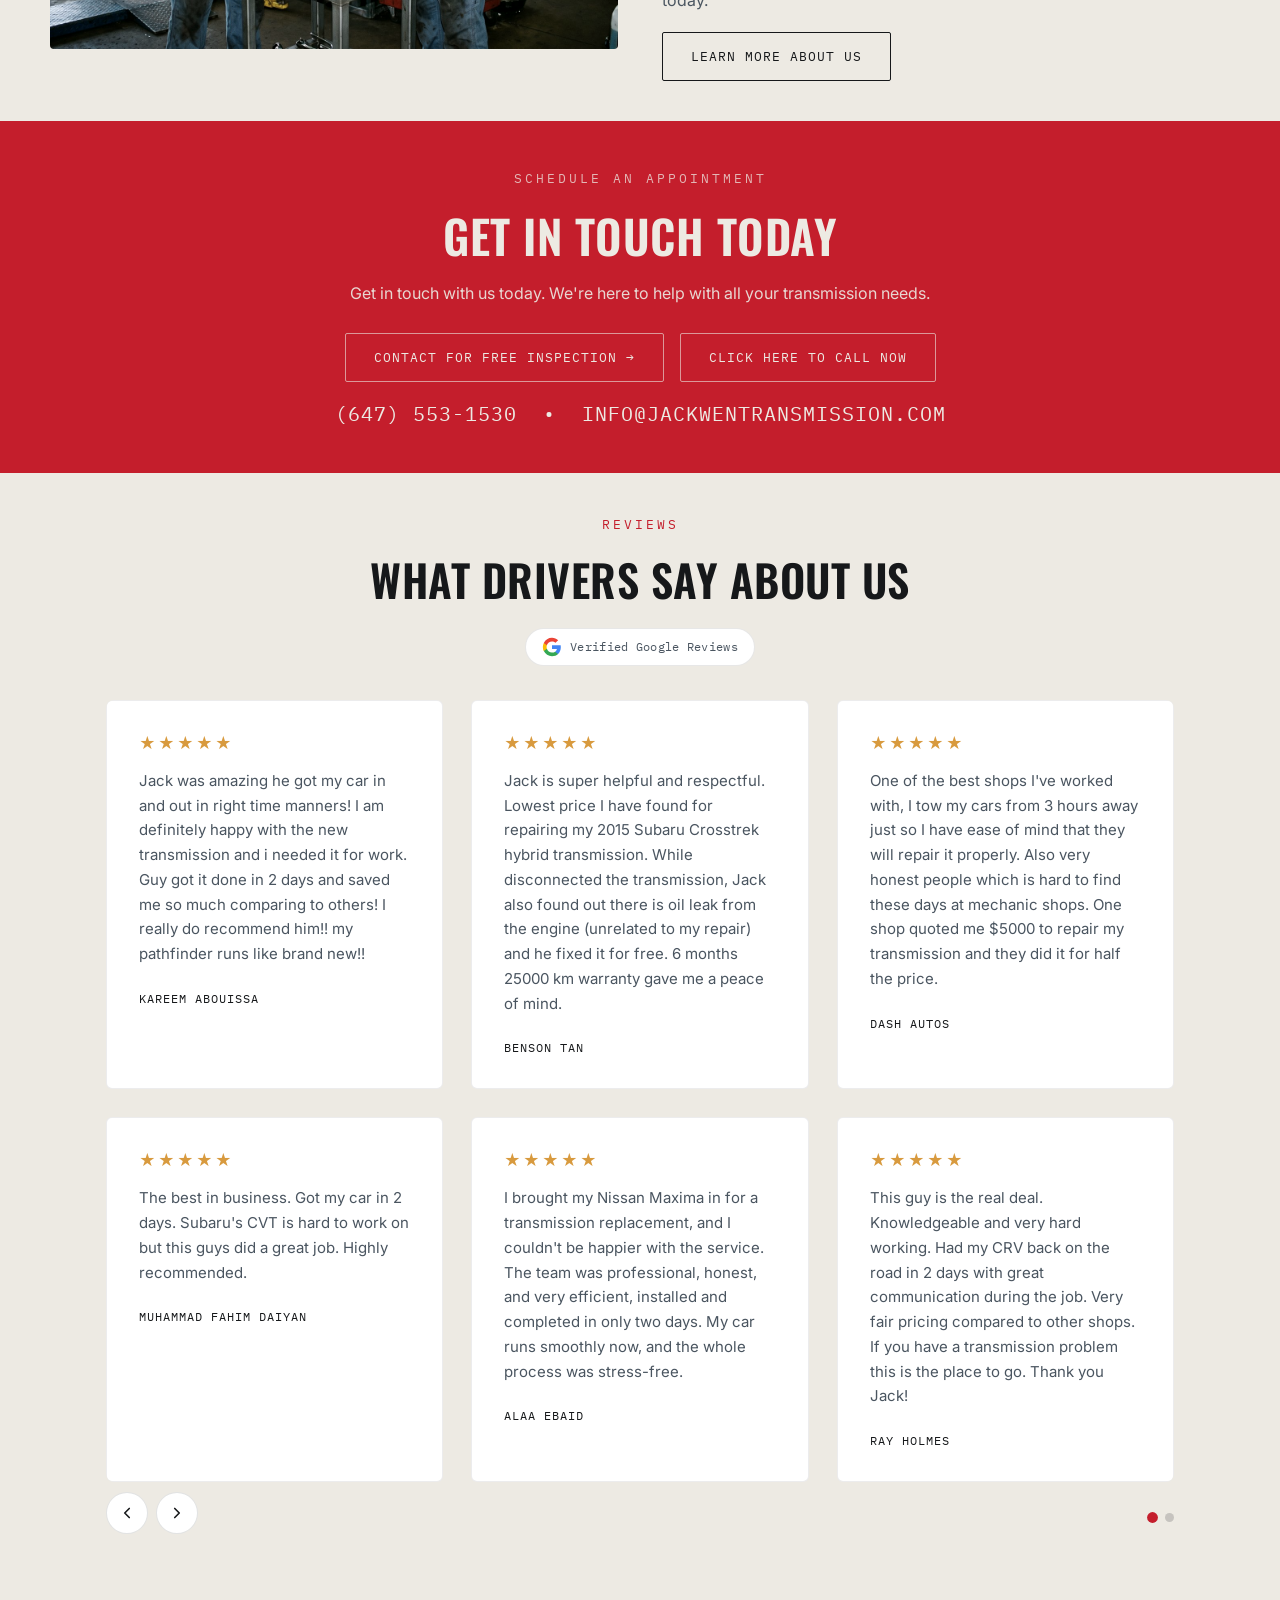
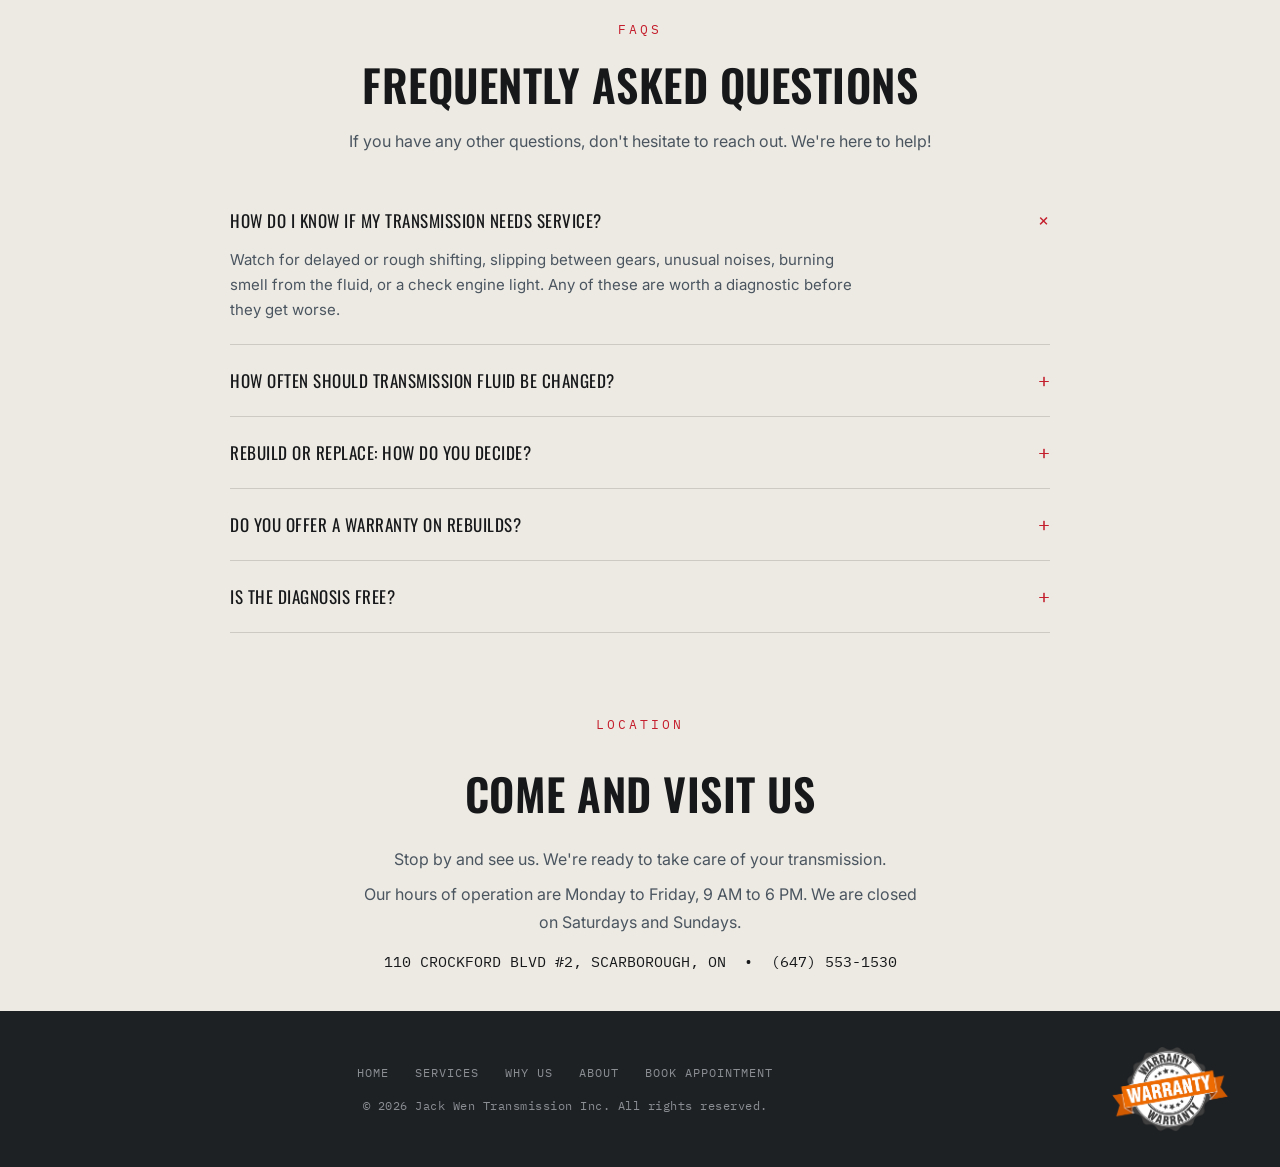
<file: site/index.html>
<!DOCTYPE html>
<html lang="en">
<head>
<meta charset="UTF-8">
<meta name="viewport" content="width=device-width, initial-scale=1.0">
<title>Jack Wen Transmission Inc. | Transmission Repair, Rebuild &amp; Service</title>
<link rel="preconnect" href="https://fonts.googleapis.com">
<link href="https://fonts.googleapis.com/css2?family=Oswald:wght@500;600;700&family=Inter:wght@400;500;600&family=IBM+Plex+Mono:wght@400;500;600&display=swap" rel="stylesheet">
<link rel="stylesheet" href="css/style.css?v=19">
</head>
<body class="home">

<header>
  <div class="logo-mini">
    <a href="index.html"><img src="assets/logo.png" alt="Jack Wen Transmission Inc." class="logo-img"></a>
  </div>
  <nav class="navlinks">
    <a class="navlink" href="services.html">Services</a>
    <a class="navlink" href="why-us.html">Why Us</a>
    <a class="navlink" href="about.html">About</a>
    <a class="navlink" href="#faq">FAQ</a>
      <a class="navlink navlink-cta" href="book-appointment.html">Get Free Diagnose Today</a>
  </nav>
  <a class="btn btn-primary" href="book-appointment.html">Get Free Diagnose Today</a>
  <button class="menu-toggle" aria-label="Toggle menu" aria-expanded="false"><span></span><span></span><span></span></button>
</header>

<!-- ================= HERO ================= -->
<section class="hero">
  <div class="hero-bg"></div>

  <div class="hero-slides">
    <!-- SLIDE 1 — Intro -->
    <div class="hero-slide active">
      <div class="hero-video-layer">
        <div id="transRig">
          <div class="orbit-ring orbit-ring-1"></div>
          <div class="orbit-ring orbit-ring-2"></div>
          <div class="orbit-ring orbit-ring-3"></div>
          <video class="trans-video" autoplay muted loop playsinline webkit-playsinline>
            <source src="videos/home-banner-transmission.mp4" type="video/mp4">
            <source src="videos/home-banner-transmission.webm" type="video/webm">
          </video>
        </div>
      </div>
      <div class="hero-inner">
        <div>
          <span class="eyebrow">// Quality Repair You Can Count On</span>
          <h1 class="hero-title">Transmission problems?<br>We can <span class="accent">help.</span></h1>
          <p class="hero-subtitle">Trusted Transmission Experts For Over 30 Years</p>
          <ul class="hero-bullets">
            <li>Advanced Transmission &amp; CVT Diagnostics</li>
            <li>Transmission &amp; CVT Repairs, Rebuilds &amp; Replacements</li>
            <li>Serving the GTA &amp; Surrounding Areas</li>
          </ul>
          <div class="cta-row">
            <a href="book-appointment.html" class="btn btn-primary">Get Free Diagnose Today &rarr;</a>
            <a href="services.html" class="btn btn-ghost-dark">Browse Services</a>
          </div>
          <div class="hero-stats">
            <div><span class="hero-stat-num">30</span><span class="hero-stat-label">Years in Business</span></div>
            <div><span class="hero-stat-num">92%</span><span class="hero-stat-label">Customer Recommendation</span></div>
          </div>
        </div>
        <div class="stage"></div>
      </div>
    </div>

    <!-- SLIDE 2 — Expert Service -->
    <div class="hero-slide">
      <div class="hero-inner stack">
        <div>
          <span class="eyebrow">// Expert Service</span>
          <h1 class="hero-title">Transmission repairs.<br>Done <span class="accent">right.</span></h1>
          <div class="cta-row">
            <a href="book-appointment.html" class="btn btn-primary">Schedule an Appointment &rarr;</a>
            <a href="services.html" class="btn btn-ghost-dark">Browse Services</a>
          </div>
        </div>
        <div class="hero-points">
          <div class="hero-point">
            <span class="icon"><svg viewBox="0 0 48 48" fill="none" stroke="currentColor" stroke-width="2" stroke-linecap="round" stroke-linejoin="round"><circle cx="24" cy="24" r="18"/><path d="M24 14v10l7 5"/></svg></span>
            <div>
              <h3>30+ Years in the Industry</h3>
              <p>Three decades of hands-on transmission expertise, refined in our own shop.</p>
            </div>
          </div>
          <div class="hero-point">
            <span class="icon"><svg viewBox="0 0 48 48" fill="none" stroke="currentColor" stroke-width="2" stroke-linecap="round" stroke-linejoin="round"><path d="M8 28l3-9a4 4 0 0 1 4-3h18a4 4 0 0 1 4 3l3 9"/><rect x="6" y="28" width="36" height="9" rx="2"/><circle cx="14" cy="37" r="3"/><circle cx="34" cy="37" r="3"/></svg></span>
            <div>
              <h3>All Makes, Models &amp; CVTs</h3>
              <p>Domestic, import, gas, diesel, or CVT. CVTs are high-demand and prone to failure, we specialize in the repairs other shops turn away.</p>
            </div>
          </div>
          <div class="hero-point">
            <span class="icon"><img src="assets/icons/diagnose-icon.png" alt="" class="icon-img"></span>
            <div>
              <h3>Free Diagnosis</h3>
              <p>Every visit starts with a free, no-obligation diagnosis before we recommend any work.</p>
            </div>
          </div>
        </div>
      </div>
    </div>

    <!-- SLIDE 3 — Warranty -->
    <div class="hero-slide">
      <div class="hero-inner stack">
        <img src="assets/badges/warranty-badge.webp" alt="Warranty Badge" class="warranty-badge">
        <div>
          <span class="eyebrow">// Warranty</span>
          <h1 class="hero-title">Work we're proud<br>to stand <span class="accent">behind.</span></h1>
          <p class="hero-subtitle">In-House Warranty. Real Peace of Mind.</p>
          <ul class="hero-bullets">
            <li>Warranty-Backed Transmission Repairs</li>
            <li>Quality Parts &amp; Professional Workmanship</li>
            <li>6-Month / 25,000 KM Warranty Included with Transmission Work</li>
            <li><strong>Ask About Our Extended Warranty Options</strong></li>
          </ul>
          <div class="cta-row">
            <a href="book-appointment.html" class="btn btn-primary">Schedule an Appointment &rarr;</a>
            <a href="services.html" class="btn btn-ghost-dark">Browse Services</a>
          </div>
        </div>
        <div class="hero-points compact">
          <div class="hero-point">
            <span class="icon"><svg viewBox="0 0 48 48" fill="none" stroke="currentColor" stroke-width="2" stroke-linecap="round" stroke-linejoin="round"><path d="M13 6h16l6 6v30a2 2 0 0 1-2 2H13a2 2 0 0 1-2-2V8a2 2 0 0 1 2-2z"/><path d="M29 6v6h6M17 24h14M17 30h14M17 18h7"/></svg></span>
            <div>
              <h3>6 Months / 25,000 KM</h3>
              <p>Standard written warranty on every rebuild.</p>
            </div>
          </div>
          <div class="hero-point">
            <span class="icon"><svg viewBox="0 0 48 48" fill="none" stroke="currentColor" stroke-width="2" stroke-linecap="round" stroke-linejoin="round"><path d="M24 5l15 6v11c0 10-6.5 17-15 21-8.5-4-15-11-15-21V11z"/><path d="M17 24l5 5 9-10"/></svg></span>
            <div>
              <h3>Up to 5 Yrs / 250,000 KM</h3>
              <p>Extended coverage available on request.</p>
            </div>
          </div>
          <div class="hero-point">
            <span class="icon"><svg viewBox="0 0 48 48" fill="none" stroke="currentColor" stroke-width="2" stroke-linecap="round" stroke-linejoin="round"><path d="M4 24s7-13 20-13 20 13 20 13-7 13-20 13S4 24 4 24z"/><circle cx="24" cy="24" r="5"/></svg></span>
            <div>
              <h3>No Surprises</h3>
              <p>Coverage reviewed before any work begins.</p>
            </div>
          </div>
        </div>
      </div>
    </div>
  </div>

  <button class="hero-arrow prev" aria-label="Previous slide"><svg viewBox="0 0 24 24" fill="none" stroke="currentColor" stroke-width="2.2" stroke-linecap="round" stroke-linejoin="round"><path d="M15 6l-6 6 6 6"/></svg></button>
  <button class="hero-arrow next" aria-label="Next slide"><svg viewBox="0 0 24 24" fill="none" stroke="currentColor" stroke-width="2.2" stroke-linecap="round" stroke-linejoin="round"><path d="M9 6l6 6-6 6"/></svg></button>

  <div class="hero-dots">
    <button class="hero-dot active" data-slide="0" aria-label="Slide 1: Introduction"></button>
    <button class="hero-dot" data-slide="1" aria-label="Slide 2: Expert Service"></button>
    <button class="hero-dot" data-slide="2" aria-label="Slide 3: Warranty"></button>
  </div>
</section>

<div class="trust-strip">
  <div class="wrap trust-strip-grid">
    <div class="trust-item">
      <span class="icon"><svg viewBox="0 0 48 48" fill="none" stroke="currentColor" stroke-width="2" stroke-linecap="round" stroke-linejoin="round"><path d="M24 44s14-12.5 14-24A14 14 0 0 0 10 20c0 11.5 14 24 14 24z"/><circle cx="24" cy="20" r="5"/></svg></span>
      <span>Serving All GTA &amp; Surrounding Areas</span>
    </div>
    <div class="trust-item">
      <span class="icon"><svg viewBox="0 0 48 48" fill="none" stroke="currentColor" stroke-width="2" stroke-linecap="round" stroke-linejoin="round"><path d="M27 3L9 27h11l-3 18 22-27H28l-1-15z"/></svg></span>
      <span>Fast &amp; Reliable</span>
    </div>
    <div class="trust-item">
      <span class="icon"><svg viewBox="0 0 48 48" fill="none" stroke="currentColor" stroke-width="2" stroke-linecap="round" stroke-linejoin="round"><circle cx="24" cy="24" r="7"/><path d="M24 4v6M24 38v6M44 24h-6M10 24H4M37.6 10.4l-4.2 4.2M14.6 33.4l-4.2 4.2M37.6 37.6l-4.2-4.2M14.6 14.6l-4.2-4.2"/></svg></span>
      <span>CVT Transmission Specialists</span>
    </div>
  </div>
</div>

<!-- ================= SERVICES ================= -->
<section class="section-light" id="services">
  <div class="wrap">
    <div class="services-head">
      <div>
        <span class="eyebrow">Services</span>
        <h2>We specialize in transmission &amp; drivetrain work</h2>
        <div class="btn-row">
          <a href="services.html" class="btn btn-primary">View All Services</a>
          <a href="why-us.html" class="btn btn-ghost-dark">Why Jack Wen</a>
        </div>
      </div>
      <div class="side-label">SERVICES</div>
    </div>

    <div class="service-grid">
      <div class="service-card" style="background-image:url('assets/services/maintenance.jpg')">
        <div class="num">01</div>
        <div class="content">
          <h3>Transmission Maintenance &amp; Service</h3>
          <p>Routine inspections and preventive maintenance that catch small issues before they become expensive repairs.</p>
          <ul class="bullets">
            <li>Fluid &amp; filter changes</li>
            <li>Fluid level &amp; condition checks</li>
            <li>Preventive inspections</li>
          </ul>
          <a class="learn" href="services.html">Learn More &rarr;</a>
        </div>
      </div>
      <div class="service-card" style="background-image:url('assets/services/repair.jpg')">
        <div class="num">02</div>
        <div class="content">
          <h3>Transmission Repair</h3>
          <p>Targeted repairs for slipping, hard shifting, leaks, and other transmission problems, diagnosed before any work begins.</p>
          <ul class="bullets">
            <li>Slipping gears</li>
            <li>Hard or delayed shifting</li>
            <li>Fluid leaks &amp; strange noises</li>
          </ul>
          <a class="learn" href="services.html">Learn More &rarr;</a>
        </div>
      </div>
      <div class="service-card" style="background-image:url('assets/services/performance.jpg')">
        <div class="num">03</div>
        <div class="content">
          <h3>CVT Transmission Repair</h3>
          <p>CVTs are high-demand and prone to failure. We diagnose and repair CVT units that many other shops turn away.</p>
          <ul class="bullets">
            <li>Belt &amp; pulley diagnostics</li>
            <li>CVT fluid &amp; valve body service</li>
            <li>Complete CVT rebuilds</li>
          </ul>
          <a class="learn" href="services.html">Learn More &rarr;</a>
        </div>
      </div>
      <div class="service-card" style="background-image:url('assets/services/diagnostics.jpg')">
        <div class="num">04</div>
        <div class="content">
          <h3>Technological Diagnostics</h3>
          <p>Full computer scan and live data analysis to pinpoint the exact cause of a shifting or electronic fault.</p>
          <ul class="bullets">
            <li>Computer scan &amp; fault codes</li>
            <li>Live data analysis</li>
            <li>Shift solenoid testing</li>
          </ul>
          <a class="learn" href="services.html">Learn More &rarr;</a>
        </div>
      </div>
      <div class="service-card" style="background-image:url('assets/services/leak-repair.jpg')">
        <div class="num">05</div>
        <div class="content">
          <h3>Transmission Leak Repair</h3>
          <p>Seal, gasket, and pan repairs to stop fluid leaks and protect your transmission from damage.</p>
          <ul class="bullets">
            <li>Seal &amp; gasket replacement</li>
            <li>Pan resealing</li>
            <li>Fluid line repair</li>
          </ul>
          <a class="learn" href="services.html">Learn More &rarr;</a>
        </div>
      </div>
      <div class="service-card" style="background-image:url('assets/services/overhaul.jpg')">
        <div class="num">06</div>
        <div class="content">
          <h3>Transmission Overhaul</h3>
          <p>Complete teardown and rebuild with new internals, torque-checked and bench-tested before reinstall.</p>
          <ul class="bullets">
            <li>Full teardown &amp; rebuild</li>
            <li>New internals</li>
            <li>Bench-tested before reinstall</li>
          </ul>
          <a class="learn" href="services.html">Learn More &rarr;</a>
        </div>
      </div>
    </div>
    <div style="text-align:center; margin-top:50px;">
      <a href="services.html" class="btn btn-ghost-dark">View All 9 Services &rarr;</a>
    </div>
  </div>
</section>

<!-- ================= WHY US ================= -->
<section class="why-section" id="why">
  <div class="wrap">
    <div class="why-grid">
      <div class="why-inner">
        <span class="eyebrow">Why Us</span>
        <h2>What makes us different?</h2>
        <p>At Jack Wen Transmission Inc., transmissions are what we do. For over 30 years, we've been helping drivers throughout the Greater Toronto Area and surrounding communities diagnose and repair transmission problems and get confidently back on the road.</p>
        <p>Our experienced team specializes in transmission diagnostics, repairs, complete rebuilds, maintenance, and replacement units for a wide range of cars, SUVs, vans, and trucks.</p>
        <a href="book-appointment.html" class="btn btn-primary">Schedule an Appointment</a>
      </div>
      <div class="why-photo">
        <img src="assets/about/shop-bay.jpg" alt="Jack Wen Transmission shop bay with vehicles on lifts">
      </div>
    </div>
  </div>
</section>

<!-- ================= ABOUT ================= -->
<section class="about" id="about">
  <div class="wrap about-grid">
    <img src="assets/about/team.jpg" alt="Jack Wen Transmission mechanics working on a transmission">
    <div>
      <span class="eyebrow">About Us</span>
      <h2>Built by hand, one transmission at a time</h2>
      <p>Jack Wen Transmission started with one mechanic, one bay, and a simple standard: fix it right the first time. Every rebuild that leaves our shop gets the same attention we'd give our own vehicle.</p>
      <p>We've grown by referral, not advertising, because a transmission shop is only as good as the last job it did. That's still how we measure ourselves today.</p>
      <a href="about.html" class="btn btn-ghost-dark">Learn More About Us</a>
    </div>
  </div>
</section>

<!-- ================= CTA STRIP ================= -->
<section class="cta-strip" id="contact">
  <div class="wrap">
    <span class="eyebrow">Schedule an Appointment</span>
    <h2>Get in touch today</h2>
    <p>Get in touch with us today. We're here to help with all your transmission needs.</p>
    <div class="cta-row" style="justify-content:center;">
      <a href="book-appointment.html" class="btn btn-ghost-light">Contact for Free Inspection &rarr;</a>
      <a href="tel:+16475531530" class="btn btn-ghost-light">Click Here to Call Now</a>
    </div>
    <span class="phone">(647) 553-1530 &nbsp;&bull;&nbsp; INFO@JACKWENTRANSMISSION.COM</span>
  </div>
</section>

<!-- ================= REVIEWS ================= -->
<section class="reviews">
  <div class="wrap">
    <div class="reviews-head">
      <span class="eyebrow">Reviews</span>
      <h2>What drivers say about us</h2>
      <div class="google-badge">
        <svg viewBox="0 0 48 48" width="20" height="20"><path fill="#4285F4" d="M45.12 24.5c0-1.56-.14-3.06-.4-4.5H24v8.51h11.84c-.51 2.75-2.06 5.08-4.39 6.64v5.52h7.11c4.16-3.83 6.56-9.47 6.56-16.17z"/><path fill="#34A853" d="M24 46c5.94 0 10.92-1.97 14.56-5.33l-7.11-5.52c-1.97 1.32-4.49 2.1-7.45 2.1-5.73 0-10.58-3.87-12.31-9.07H4.34v5.7C7.96 41.07 15.4 46 24 46z"/><path fill="#FBBC05" d="M11.69 28.18C11.25 26.86 11 25.45 11 24s.25-2.86.69-4.18v-5.7H4.34C2.85 17.09 2 20.45 2 24s.85 6.91 2.34 9.88l7.35-5.7z"/><path fill="#EA4335" d="M24 10.75c3.23 0 6.13 1.11 8.41 3.29l6.31-6.31C34.91 4.18 29.93 2 24 2 15.4 2 7.96 6.93 4.34 14.12l7.35 5.7c1.73-5.2 6.58-9.07 12.31-9.07z"/></svg>
        <span>Verified Google Reviews</span>
      </div>
    </div>
    <div class="reviews-slider">
      <div class="reviews-track">
        <div class="reviews-slide active">
          <div class="reviews-grid">
            <div class="review-card">
              <div class="stars">&#9733;&#9733;&#9733;&#9733;&#9733;</div>
              <p>Jack was amazing he got my car in and out in right time manners! I am definitely happy with the new transmission and i needed it for work. Guy got it done in 2 days and saved me so much comparing to others! I really do recommend him!! my pathfinder runs like brand new!!</p>
              <span class="reviewer">Kareem Abouissa</span>
            </div>
            <div class="review-card">
              <div class="stars">&#9733;&#9733;&#9733;&#9733;&#9733;</div>
              <p>Jack is super helpful and respectful. Lowest price I have found for repairing my 2015 Subaru Crosstrek hybrid transmission. While disconnected the transmission, Jack also found out there is oil leak from the engine (unrelated to my repair) and he fixed it for free. 6 months 25000 km warranty gave me a peace of mind.</p>
              <span class="reviewer">Benson Tan</span>
            </div>
            <div class="review-card">
              <div class="stars">&#9733;&#9733;&#9733;&#9733;&#9733;</div>
              <p>One of the best shops I've worked with, I tow my cars from 3 hours away just so I have ease of mind that they will repair it properly. Also very honest people which is hard to find these days at mechanic shops. One shop quoted me $5000 to repair my transmission and they did it for half the price.</p>
              <span class="reviewer">Dash Autos</span>
            </div>
            <div class="review-card">
              <div class="stars">&#9733;&#9733;&#9733;&#9733;&#9733;</div>
              <p>The best in business. Got my car in 2 days. Subaru's CVT is hard to work on but this guys did a great job. Highly recommended.</p>
              <span class="reviewer">Muhammad Fahim Daiyan</span>
            </div>
            <div class="review-card">
              <div class="stars">&#9733;&#9733;&#9733;&#9733;&#9733;</div>
              <p>I brought my Nissan Maxima in for a transmission replacement, and I couldn't be happier with the service. The team was professional, honest, and very efficient, installed and completed in only two days. My car runs smoothly now, and the whole process was stress-free.</p>
              <span class="reviewer">Alaa Ebaid</span>
            </div>
            <div class="review-card">
              <div class="stars">&#9733;&#9733;&#9733;&#9733;&#9733;</div>
              <p>This guy is the real deal. Knowledgeable and very hard working. Had my CRV back on the road in 2 days with great communication during the job. Very fair pricing compared to other shops. If you have a transmission problem this is the place to go. Thank you Jack!</p>
              <span class="reviewer">Ray Holmes</span>
            </div>
          </div>
        </div>
        <div class="reviews-slide">
          <div class="reviews-grid">
            <div class="review-card">
              <div class="stars">&#9733;&#9733;&#9733;&#9733;&#9733;</div>
              <p>Looking for a replacement or rebuild of our transmission and was getting pricing starting at $4500 to over $7000. Jack was able to rebuild it for around $3000. Fantastic service, always responsive to calls.</p>
              <span class="reviewer">Computer Doctors on Call Ltd.</span>
            </div>
            <div class="review-card">
              <div class="stars">&#9733;&#9733;&#9733;&#9733;&#9733;</div>
              <p>Jack is a very trustworthy individual! I had brought in my Toyota CHR which I had replaced my transmission with another company but still had issues. After getting it replaced again with Jack, my car has no more issues. He had even offered me warranty and a very reasonable price. I totally recommend anyone to go see Jack as quality is guaranteed.</p>
              <span class="reviewer">Sangar Somu</span>
            </div>
            <div class="review-card">
              <div class="stars">&#9733;&#9733;&#9733;&#9733;&#9733;</div>
              <p>Best transmission shop I've dealt with. When I needed a new transmission for my Honda, they kept me updated every step of the way with constant reassurance and clear communication. They got the job done fast and properly. Honestly, this is the best team out there.</p>
              <span class="reviewer">Armaan Khokhar</span>
            </div>
            <div class="review-card">
              <div class="stars">&#9733;&#9733;&#9733;&#9733;&#9733;</div>
              <p>I towed my car from Ottawa to Scarborough, with hesitation and doubt. But I was wrong and they called me in 2 days and my car was done and ready for pick up. It's been 4 months now and my car is driving like new still. Thank you and highly recommend this garage.</p>
              <span class="reviewer">Cerisse Pradas</span>
            </div>
            <div class="review-card">
              <div class="stars">&#9733;&#9733;&#9733;&#9733;&#9733;</div>
              <p>Jack is amazing to deal with, I had a whole situation where I got the transmission rebuilt and still had codes. Jack was able to figure it's the ECM, and I had a very unique 2004 Lexus LS430. The ECM was impossible to get, but Jack took care of it and got my car fixed. 100% recommend.</p>
              <span class="reviewer">Anmol Pathan</span>
            </div>
            <div class="review-card">
              <div class="stars">&#9733;&#9733;&#9733;&#9733;&#9733;</div>
              <p>Dealing online from Ottawa to have my Toyota 4Runner transmission replaced, they were very helpful, had my car towed there with minimum cost, and the shop is very knowledgeable and professional. The garage is very clean and the mechanics work very efficiently. Highly recommended!</p>
              <span class="reviewer">Vu Kieu</span>
            </div>
          </div>
        </div>
      </div>
      <button class="reviews-arrow prev" aria-label="Previous reviews"><svg viewBox="0 0 24 24" fill="none" stroke="currentColor" stroke-width="2.2" stroke-linecap="round" stroke-linejoin="round"><path d="M15 6l-6 6 6 6"/></svg></button>
      <button class="reviews-arrow next" aria-label="Next reviews"><svg viewBox="0 0 24 24" fill="none" stroke="currentColor" stroke-width="2.2" stroke-linecap="round" stroke-linejoin="round"><path d="M9 6l6 6-6 6"/></svg></button>
      <div class="reviews-dots">
        <button class="reviews-dot active" data-slide="0" aria-label="Reviews page 1"></button>
        <button class="reviews-dot" data-slide="1" aria-label="Reviews page 2"></button>
      </div>
    </div>
  </div>
</section>

<!-- ================= FAQ ================= -->
<section class="faq" id="faq">
  <div class="wrap">
    <div class="faq-head">
      <span class="eyebrow">FAQs</span>
      <h2>Frequently asked questions</h2>
      <p>If you have any other questions, don't hesitate to reach out. We're here to help!</p>
    </div>
    <div class="faq-list">
      <div class="faq-item open">
        <div class="faq-q"><span>How do I know if my transmission needs service?</span><span class="plus">+</span></div>
        <div class="faq-a"><p>Watch for delayed or rough shifting, slipping between gears, unusual noises, burning smell from the fluid, or a check engine light. Any of these are worth a diagnostic before they get worse.</p></div>
      </div>
      <div class="faq-item">
        <div class="faq-q"><span>How often should transmission fluid be changed?</span><span class="plus">+</span></div>
        <div class="faq-a"><p>Most vehicles need a fluid change every 50,000 to 100,000 km, but it varies by make, model, and driving conditions. Check your owner's manual or ask us to check your specific interval.</p></div>
      </div>
      <div class="faq-item">
        <div class="faq-q"><span>Rebuild or replace: how do you decide?</span><span class="plus">+</span></div>
        <div class="faq-a"><p>It depends on the extent of the damage, your vehicle's age and value, and cost comparison. We'll walk you through both options with real numbers before any work starts.</p></div>
      </div>
      <div class="faq-item">
        <div class="faq-q"><span>Do you offer a warranty on rebuilds?</span><span class="plus">+</span></div>
        <div class="faq-a"><p>Yes, every rebuild comes with a written 6 months / 25,000 km parts and labor warranty, standard. We guarantee our service and work, and extended coverage up to 5 years / 250,000 km is available for added peace of mind.</p></div>
      </div>
      <div class="faq-item">
        <div class="faq-q"><span>Is the diagnosis free?</span><span class="plus">+</span></div>
        <div class="faq-a"><p>Yes, every visit starts with a free, no-obligation diagnosis. We identify the problem and explain your options before any work ever begins.</p></div>
      </div>
    </div>
  </div>
</section>

<!-- ================= LOCATION ================= -->
<section class="location">
  <div class="wrap">
    <span class="eyebrow">Location</span>
    <h2>Come and visit us</h2>
    <p>Stop by and see us. We're ready to take care of your transmission.</p>
    <p>Our hours of operation are Monday to Friday, 9 AM to 6 PM. We are closed on Saturdays and Sundays.</p>
    <div class="addr">110 CROCKFORD BLVD #2, SCARBOROUGH, ON &nbsp;&bull;&nbsp; (647) 553-1530</div>
  </div>
</section>

<footer>
  <div class="wrap footer-inner">
    <div class="footer-main">
      <div class="footer-links">
        <a href="index.html">Home</a>
        <a href="services.html">Services</a>
        <a href="why-us.html">Why Us</a>
        <a href="about.html">About</a>
        <a href="book-appointment.html">Book Appointment</a>
      </div>
      <div>&copy; 2026 Jack Wen Transmission Inc. All rights reserved.</div>
    </div>
    <img src="assets/badges/warranty-badge.webp" alt="Warranty Badge" class="footer-badge">
  </div>
</footer>

<script src="js/header.js?v=3"></script>
<script src="js/reveal.js"></script>
<script src="js/hero-slider.js?v=2"></script>
<script src="js/reviews-slider.js"></script>
<script src="js/script.js?v=3"></script>
</body>
</html>
</file>
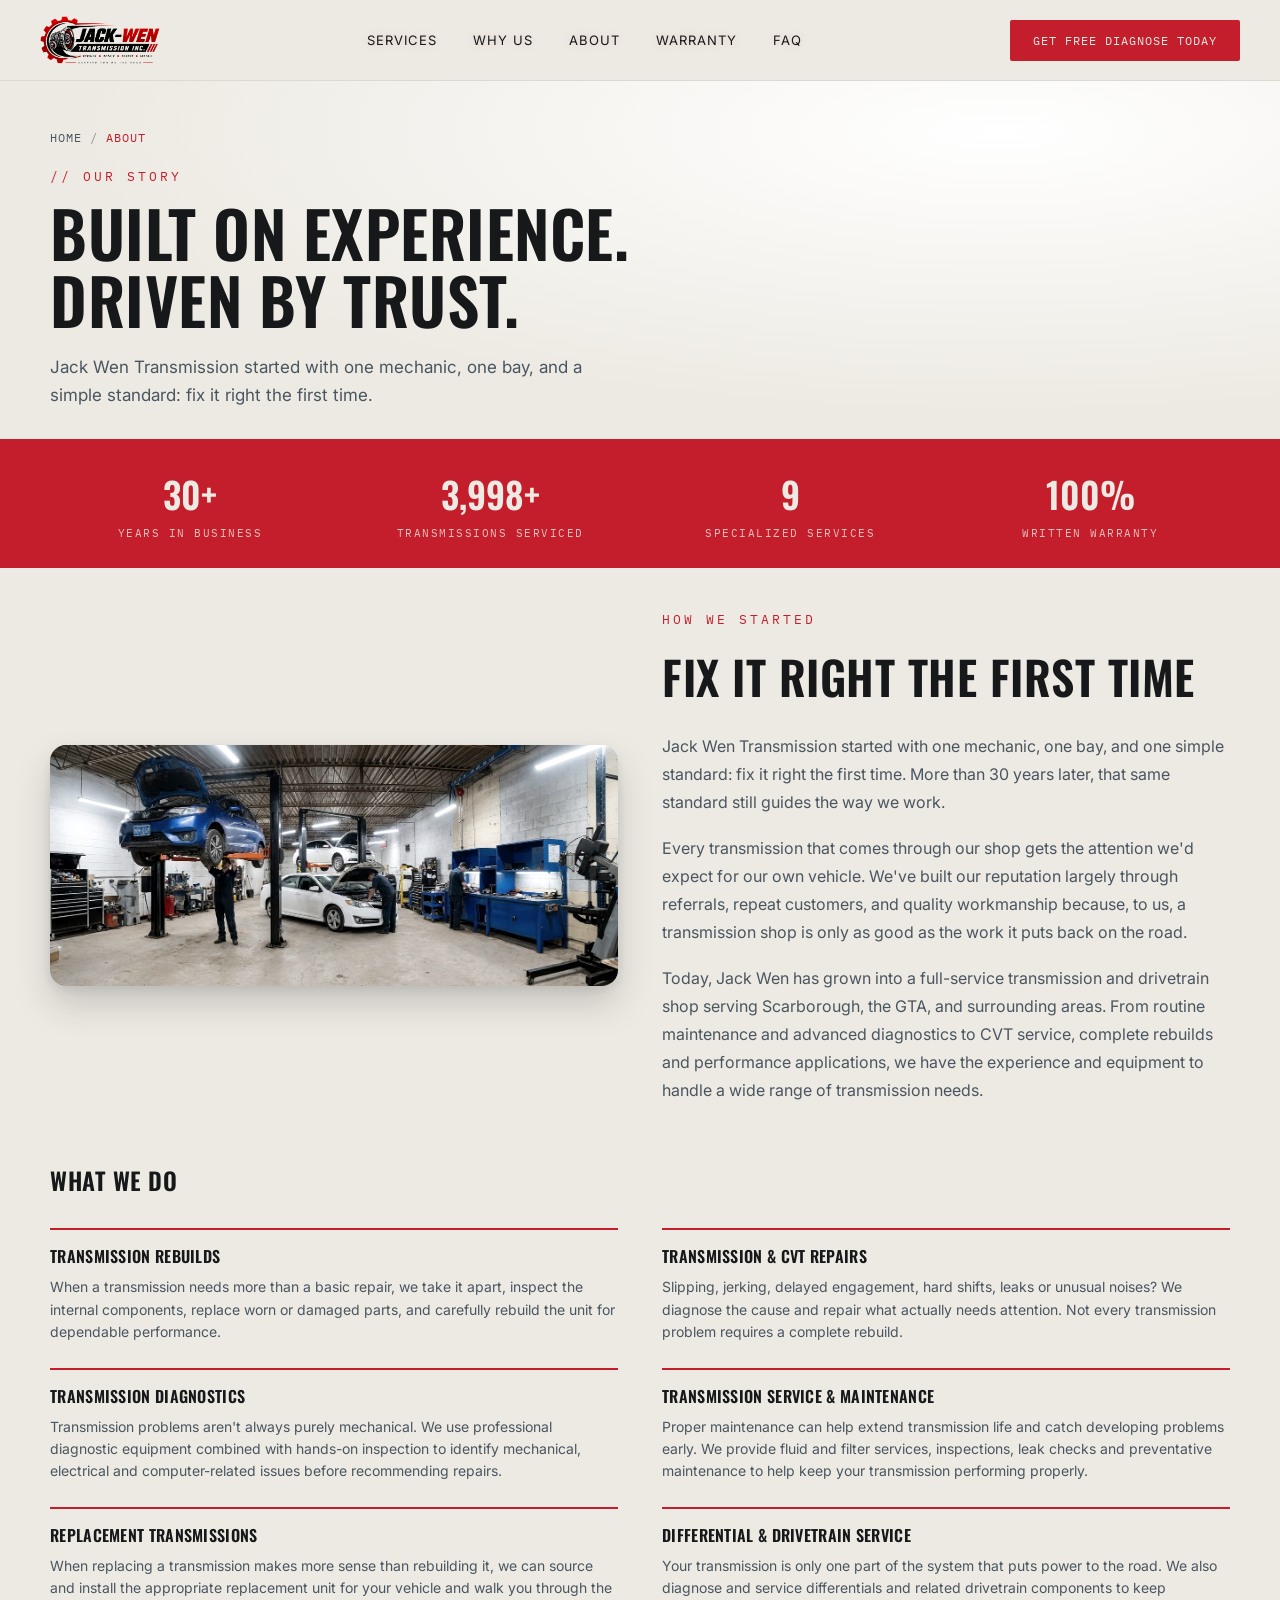
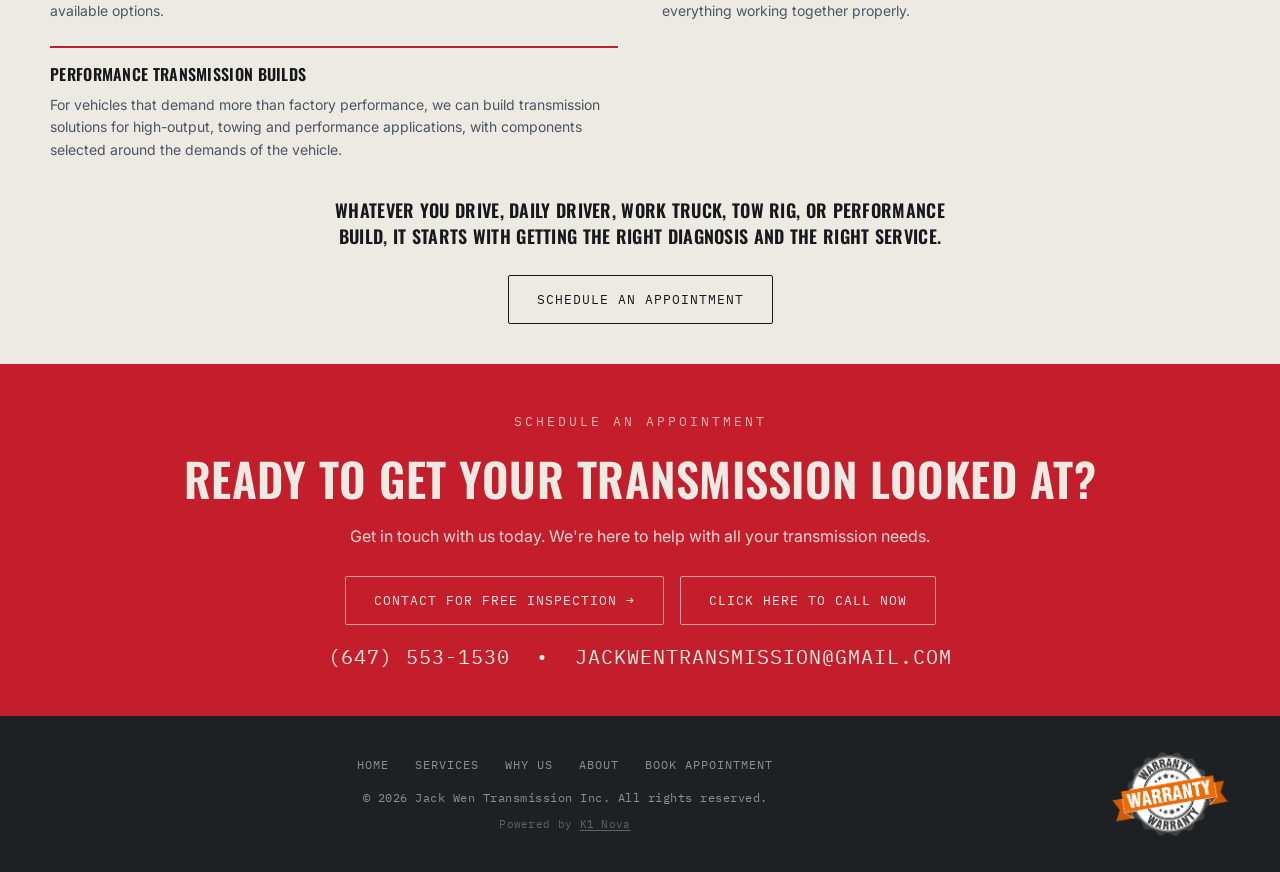
<file: about.html>
<!DOCTYPE html>
<html lang="en">
<head>
<meta charset="UTF-8">
<meta name="viewport" content="width=device-width, initial-scale=1.0">
<title>About Us | Jack Wen Transmission Inc.</title>
<meta name="description" content="Jack Wen Transmission Inc. is a full-service transmission and drivetrain shop serving Scarborough, the GTA, and surrounding areas for over 30 years.">
<link rel="canonical" href="https://jackwentransmission.com/about">
<link rel="preconnect" href="https://fonts.googleapis.com">
<link href="https://fonts.googleapis.com/css2?family=Oswald:wght@500;600;700&family=Inter:wght@400;500;600&family=IBM+Plex+Mono:wght@400;500;600&display=swap" rel="stylesheet">
<link rel="stylesheet" href="css/style.css?v=36">
</head>
<body>

<header>
  <div class="logo-mini">
    <a href="/"><img src="assets/logo.png" alt="Jack Wen Transmission Inc." class="logo-img"></a>
  </div>
  <nav class="navlinks">
    <a class="navlink" href="/services">Services</a>
    <a class="navlink" href="/why-us">Why Us</a>
    <a class="navlink" href="/about">About</a>
    <a class="navlink" href="/warranty">Warranty</a>
    <a class="navlink" href="/#faq">FAQ</a>
      <a class="navlink navlink-cta" href="/book-appointment">Get Free Diagnose Today</a>
  </nav>
  <a class="btn btn-primary" href="/book-appointment">Get Free Diagnose Today</a>
  <button class="menu-toggle" aria-label="Toggle menu" aria-expanded="false"><span></span><span></span><span></span></button>
</header>

<!-- ================= PAGE HERO ================= -->
<section class="page-hero">
  <div class="hero-bg"></div>
  <div class="wrap">
    <span class="breadcrumb"><a href="/">Home</a><span class="sep">/</span><span class="current">About</span></span>
    <span class="eyebrow">// Our Story</span>
    <h1>Built on experience.<br>Driven by trust.</h1>
    <p>Jack Wen Transmission started with one mechanic, one bay, and a simple standard: fix it right the first time.</p>
  </div>
</section>

<!-- ================= STATS ================= -->
<section class="stats-bar">
  <div class="wrap">
    <div class="stats-grid">
      <div><div class="stat-num" data-count-to="30" data-suffix="+">0</div><div class="stat-label">Years in Business</div></div>
      <div><div class="stat-num" data-count-to="4000" data-suffix="+">0</div><div class="stat-label">Transmissions Serviced</div></div>
      <div><div class="stat-num" data-count-to="9" data-suffix="">0</div><div class="stat-label">Specialized Services</div></div>
      <div><div class="stat-num" data-count-to="100" data-suffix="%">0</div><div class="stat-label">Written Warranty</div></div>
    </div>
  </div>
</section>

<!-- ================= STORY ================= -->
<section class="about" id="story">
  <div class="wrap about-grid">
    <img src="assets/about/shop-bay.jpg" alt="Jack Wen Transmission shop bay with vehicles on lifts">
    <div>
      <span class="eyebrow">How We Started</span>
      <h2>Fix it right the first time</h2>
      <p>Jack Wen Transmission started with one mechanic, one bay, and one simple standard: fix it right the first time. More than 30 years later, that same standard still guides the way we work.</p>
      <p>Every transmission that comes through our shop gets the attention we'd expect for our own vehicle. We've built our reputation largely through referrals, repeat customers, and quality workmanship because, to us, a transmission shop is only as good as the work it puts back on the road.</p>
      <p>Today, Jack Wen has grown into a full-service transmission and drivetrain shop serving Scarborough, the GTA, and surrounding areas. From routine maintenance and advanced diagnostics to CVT service, complete rebuilds and performance applications, we have the experience and equipment to handle a wide range of transmission needs.</p>
    </div>
  </div>
</section>

<!-- ================= CAPABILITIES ================= -->
<section class="section-light" style="padding-top:0;">
  <div class="wrap">
    <h2 style="margin-bottom:30px;">What We Do</h2>
    <ul class="capability-list">
      <li>
        <h4>Transmission Rebuilds</h4>
        <p>When a transmission needs more than a basic repair, we take it apart, inspect the internal components, replace worn or damaged parts, and carefully rebuild the unit for dependable performance.</p>
      </li>
      <li>
        <h4>Transmission &amp; CVT Repairs</h4>
        <p>Slipping, jerking, delayed engagement, hard shifts, leaks or unusual noises? We diagnose the cause and repair what actually needs attention. Not every transmission problem requires a complete rebuild.</p>
      </li>
      <li>
        <h4>Transmission Diagnostics</h4>
        <p>Transmission problems aren't always purely mechanical. We use professional diagnostic equipment combined with hands-on inspection to identify mechanical, electrical and computer-related issues before recommending repairs.</p>
      </li>
      <li>
        <h4>Transmission Service &amp; Maintenance</h4>
        <p>Proper maintenance can help extend transmission life and catch developing problems early. We provide fluid and filter services, inspections, leak checks and preventative maintenance to help keep your transmission performing properly.</p>
      </li>
      <li>
        <h4>Replacement Transmissions</h4>
        <p>When replacing a transmission makes more sense than rebuilding it, we can source and install the appropriate replacement unit for your vehicle and walk you through the available options.</p>
      </li>
      <li>
        <h4>Differential &amp; Drivetrain Service</h4>
        <p>Your transmission is only one part of the system that puts power to the road. We also diagnose and service differentials and related drivetrain components to keep everything working together properly.</p>
      </li>
      <li>
        <h4>Performance Transmission Builds</h4>
        <p>For vehicles that demand more than factory performance, we can build transmission solutions for high-output, towing and performance applications, with components selected around the demands of the vehicle.</p>
      </li>
    </ul>
    <p class="capability-close">Whatever you drive, daily driver, work truck, tow rig, or performance build, it starts with getting the right diagnosis and the right service.</p>
    <div style="text-align:center; margin-top:26px;">
      <a href="/book-appointment" class="btn btn-ghost-dark">Schedule an Appointment</a>
    </div>
  </div>
</section>

<!-- ================= CTA STRIP ================= -->
<section class="cta-strip">
  <div class="wrap">
    <span class="eyebrow">Schedule an Appointment</span>
    <h2>Ready to get your transmission looked at?</h2>
    <p>Get in touch with us today. We're here to help with all your transmission needs.</p>
    <div class="cta-row" style="justify-content:center;">
      <a href="/book-appointment" class="btn btn-ghost-light">Contact for Free Inspection &rarr;</a>
      <a href="tel:+16475531530" class="btn btn-ghost-light">Click Here to Call Now</a>
    </div>
    <span class="phone">(647) 553-1530 &nbsp;&bull;&nbsp; JACKWENTRANSMISSION@GMAIL.COM</span>
  </div>
</section>

<footer>
  <div class="wrap footer-inner">
    <div class="footer-main">
      <div class="footer-links">
        <a href="/">Home</a>
        <a href="/services">Services</a>
        <a href="/why-us">Why Us</a>
        <a href="/about">About</a>
        <a href="/book-appointment">Book Appointment</a>
      </div>
      <div>&copy; 2026 Jack Wen Transmission Inc. All rights reserved.</div>
      <div class="footer-credit">Powered by <a href="https://k1nova.com" target="_blank" rel="noopener noreferrer">K1 Nova</a></div>
    </div>
    <img src="assets/badges/warranty-badge.webp" alt="Warranty Badge" class="footer-badge">
  </div>
</footer>

<script src="js/header.js?v=3"></script>
<script src="js/reveal.js"></script>
<script src="js/stat-counter.js"></script>
</body>
</html>
</file>
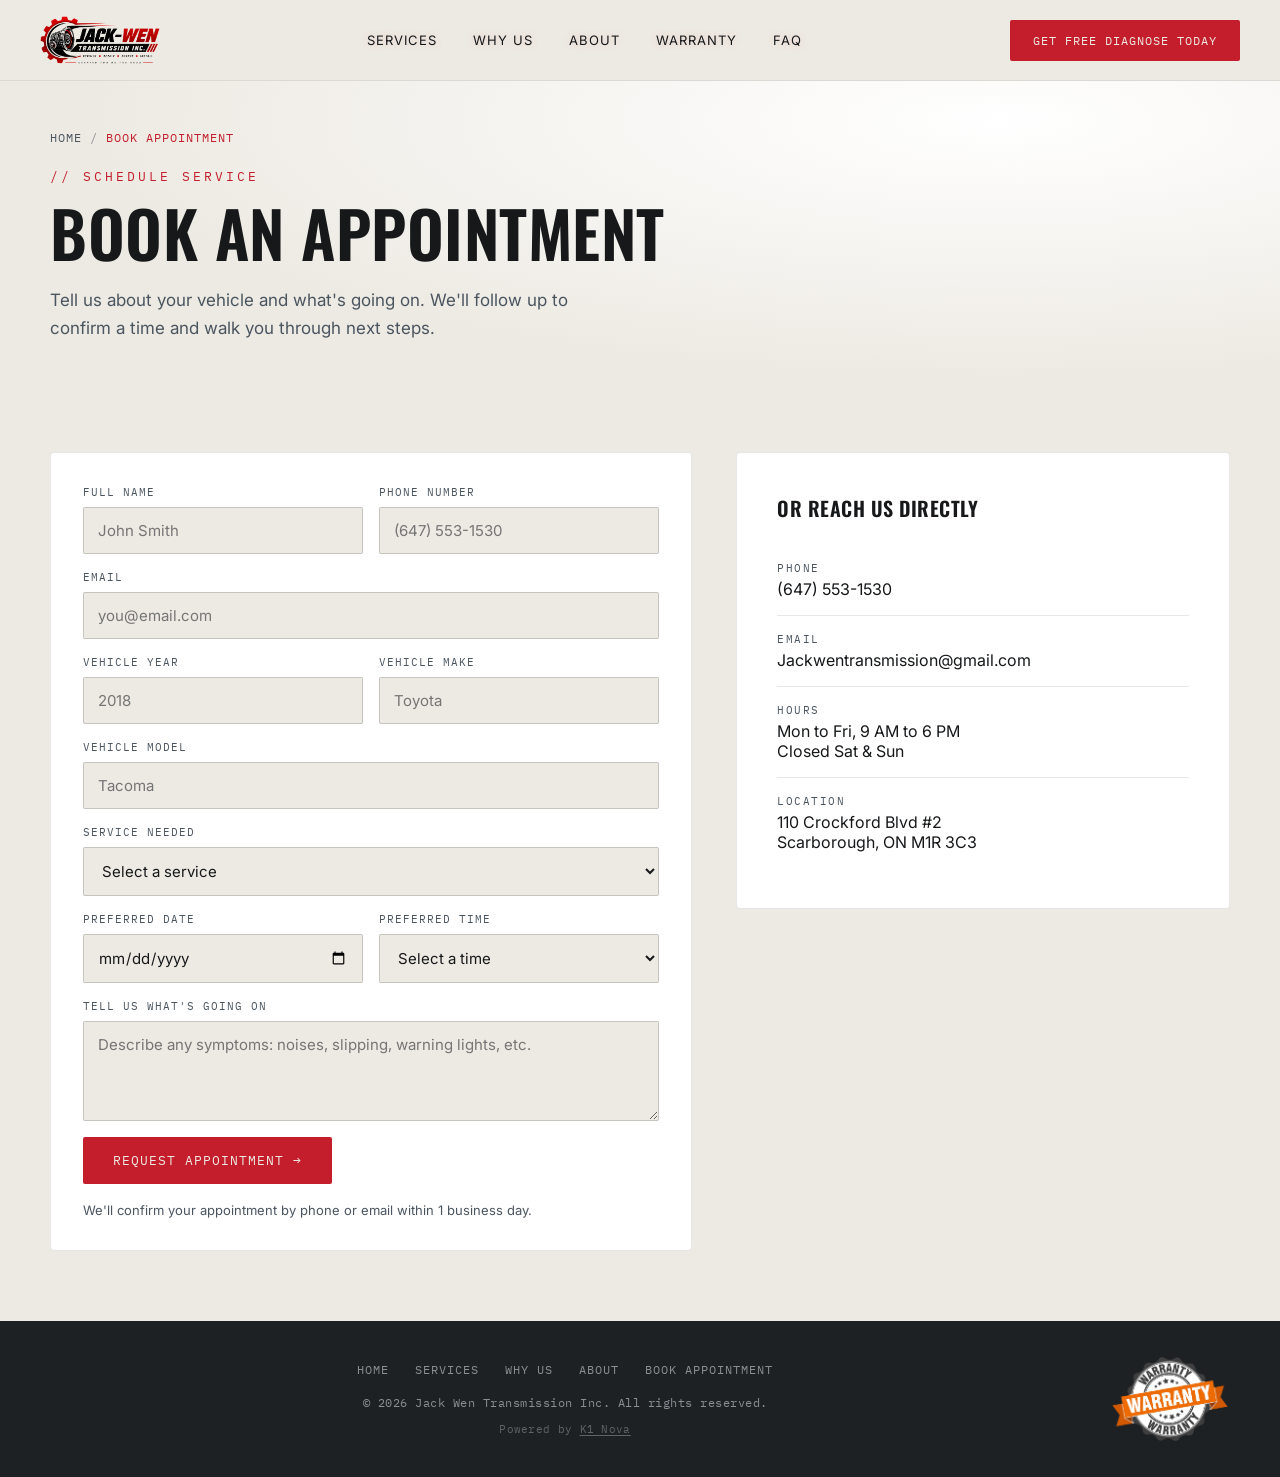
<file: book-appointment.html>
<!DOCTYPE html>
<html lang="en">
<head>
<meta charset="UTF-8">
<meta name="viewport" content="width=device-width, initial-scale=1.0">
<title>Book an Appointment | Jack Wen Transmission Inc.</title>
<meta name="description" content="Book a free transmission diagnosis with Jack Wen Transmission Inc., proudly serving Scarborough and the Greater Toronto Area.">
<link rel="canonical" href="https://jackwentransmission.com/book-appointment">
<link rel="preconnect" href="https://fonts.googleapis.com">
<link href="https://fonts.googleapis.com/css2?family=Oswald:wght@500;600;700&family=Inter:wght@400;500;600&family=IBM+Plex+Mono:wght@400;500;600&display=swap" rel="stylesheet">
<link rel="stylesheet" href="css/style.css?v=36">
</head>
<body>

<header>
  <div class="logo-mini">
    <a href="/"><img src="assets/logo.png" alt="Jack Wen Transmission Inc." class="logo-img"></a>
  </div>
  <nav class="navlinks">
    <a class="navlink" href="/services">Services</a>
    <a class="navlink" href="/why-us">Why Us</a>
    <a class="navlink" href="/about">About</a>
    <a class="navlink" href="/warranty">Warranty</a>
    <a class="navlink" href="/#faq">FAQ</a>
      <a class="navlink navlink-cta" href="/book-appointment">Get Free Diagnose Today</a>
  </nav>
  <a class="btn btn-primary" href="/book-appointment">Get Free Diagnose Today</a>
  <button class="menu-toggle" aria-label="Toggle menu" aria-expanded="false"><span></span><span></span><span></span></button>
</header>

<!-- ================= PAGE HERO ================= -->
<section class="page-hero" style="padding-bottom:60px;">
  <div class="hero-bg"></div>
  <div class="wrap">
    <span class="breadcrumb"><a href="/">Home</a><span class="sep">/</span><span class="current">Book Appointment</span></span>
    <span class="eyebrow">// Schedule Service</span>
    <h1>Book an appointment</h1>
    <p>Tell us about your vehicle and what's going on. We'll follow up to confirm a time and walk you through next steps.</p>
  </div>
</section>

<!-- ================= APPOINTMENT FORM ================= -->
<section class="appt-section">
  <div class="wrap">
    <div class="appt-grid">
      <form class="appt-form" id="apptForm">
        <div class="form-success" id="formSuccess">Thanks! Your repair request has been sent. We'll get back to you shortly to confirm.</div>
        <div class="form-error" id="formError">Something went wrong sending your request. Please try again, or call us directly at <a href="tel:+16475531530">(647) 553-1530</a>.</div>
        <input type="checkbox" name="botcheck" class="hidden-field" style="display:none" tabindex="-1" autocomplete="off">

        <div class="field">
          <label for="fname">Full Name</label>
          <input type="text" id="fname" name="fname" required placeholder="John Smith">
        </div>
        <div class="field">
          <label for="phone">Phone Number</label>
          <input type="tel" id="phone" name="phone" required placeholder="(647) 553-1530">
        </div>
        <div class="field full">
          <label for="email">Email</label>
          <input type="email" id="email" name="email" required placeholder="you@email.com">
        </div>

        <div class="field">
          <label for="year">Vehicle Year</label>
          <input type="text" id="year" name="year" required placeholder="2018">
        </div>
        <div class="field">
          <label for="make">Vehicle Make</label>
          <input type="text" id="make" name="make" required placeholder="Toyota">
        </div>
        <div class="field full">
          <label for="model">Vehicle Model</label>
          <input type="text" id="model" name="model" required placeholder="Tacoma">
        </div>

        <div class="field full">
          <label for="service">Service Needed</label>
          <select id="service" name="service" required>
            <option value="" disabled selected>Select a service</option>
            <option>Transmission Maintenance &amp; Service</option>
            <option>Transmission Repair</option>
            <option>High Performance Transmission</option>
            <option>Technological Diagnostics</option>
            <option>Transmission Leak Repair</option>
            <option>Transmission Overhaul</option>
            <option>Transmission Inspection &amp; Testing</option>
            <option>Transfer Case Repairs</option>
            <option>Differential Service</option>
            <option>Not Sure / Need a Diagnostic</option>
          </select>
        </div>

        <div class="field">
          <label for="date">Preferred Date</label>
          <input type="date" id="date" name="date">
        </div>
        <div class="field">
          <label for="time">Preferred Time</label>
          <select id="time" name="time">
            <option value="" disabled selected>Select a time</option>
            <option>9:00 AM to 11:00 AM</option>
            <option>11:00 AM to 1:00 PM</option>
            <option>1:00 PM to 3:00 PM</option>
            <option>3:00 PM to 5:00 PM</option>
          </select>
        </div>

        <div class="field full">
          <label for="message">Tell us what's going on</label>
          <textarea id="message" name="message" placeholder="Describe any symptoms: noises, slipping, warning lights, etc."></textarea>
        </div>

        <div class="submit-row">
          <button type="submit">Request Appointment &rarr;</button>
          <span class="form-note">We'll confirm your appointment by phone or email within 1 business day.</span>
        </div>
      </form>

      <div class="contact-card">
        <h3>Or reach us directly</h3>
        <div class="row">
          <span class="k">Phone</span>
          <a class="v" href="tel:+16475531530">(647) 553-1530</a>
        </div>
        <div class="row">
          <span class="k">Email</span>
          <a class="v" href="mailto:Jackwentransmission@gmail.com">Jackwentransmission@gmail.com</a>
        </div>
        <div class="row">
          <span class="k">Hours</span>
          <span class="v">Mon to Fri, 9 AM to 6 PM<br>Closed Sat &amp; Sun</span>
        </div>
        <div class="row">
          <span class="k">Location</span>
          <span class="v">110 Crockford Blvd #2<br>Scarborough, ON M1R 3C3</span>
        </div>
      </div>
    </div>
  </div>
</section>

<footer>
  <div class="wrap footer-inner">
    <div class="footer-main">
      <div class="footer-links">
        <a href="/">Home</a>
        <a href="/services">Services</a>
        <a href="/why-us">Why Us</a>
        <a href="/about">About</a>
        <a href="/book-appointment">Book Appointment</a>
      </div>
      <div>&copy; 2026 Jack Wen Transmission Inc. All rights reserved.</div>
      <div class="footer-credit">Powered by <a href="https://k1nova.com" target="_blank" rel="noopener noreferrer">K1 Nova</a></div>
    </div>
    <img src="assets/badges/warranty-badge.webp" alt="Warranty Badge" class="footer-badge">
  </div>
</footer>

<script src="js/header.js?v=3"></script>
<script src="js/reveal.js"></script>
<script src="js/appointment.js?v=3"></script>
</body>
</html>
</file>
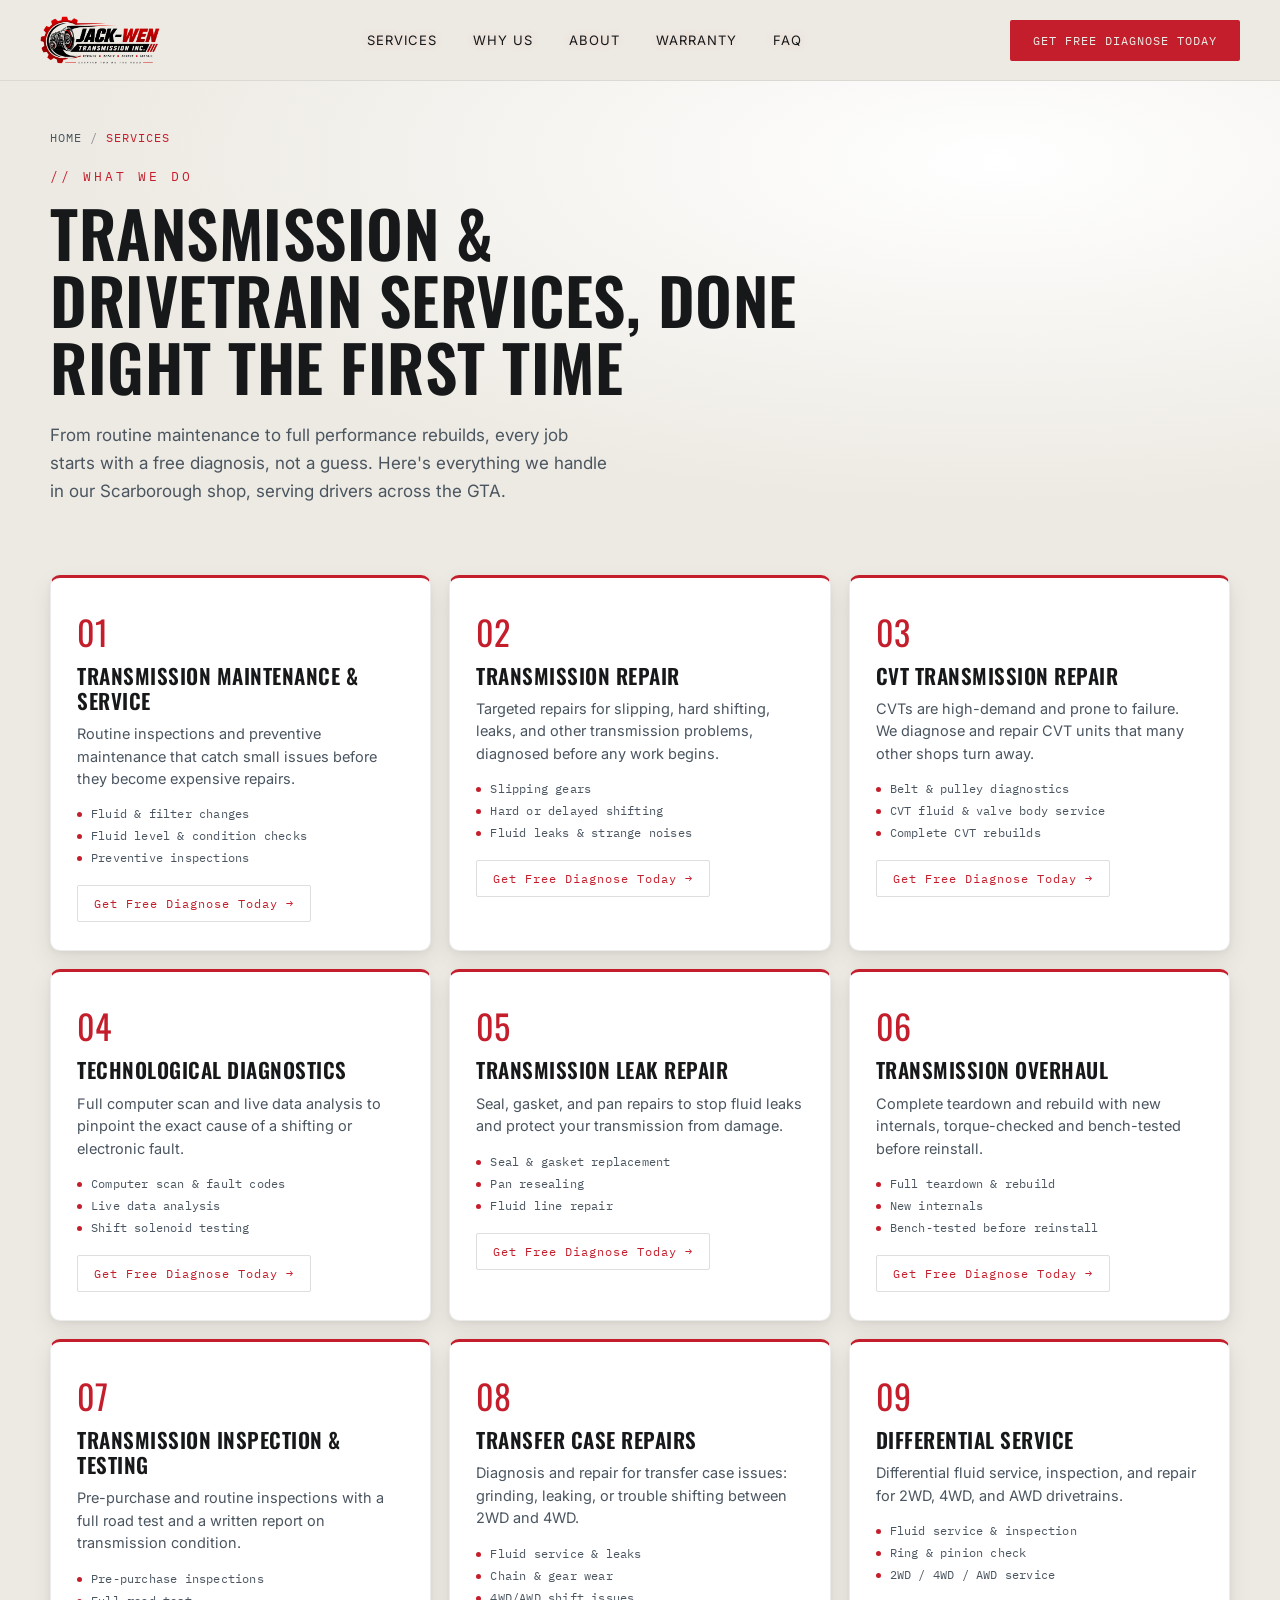
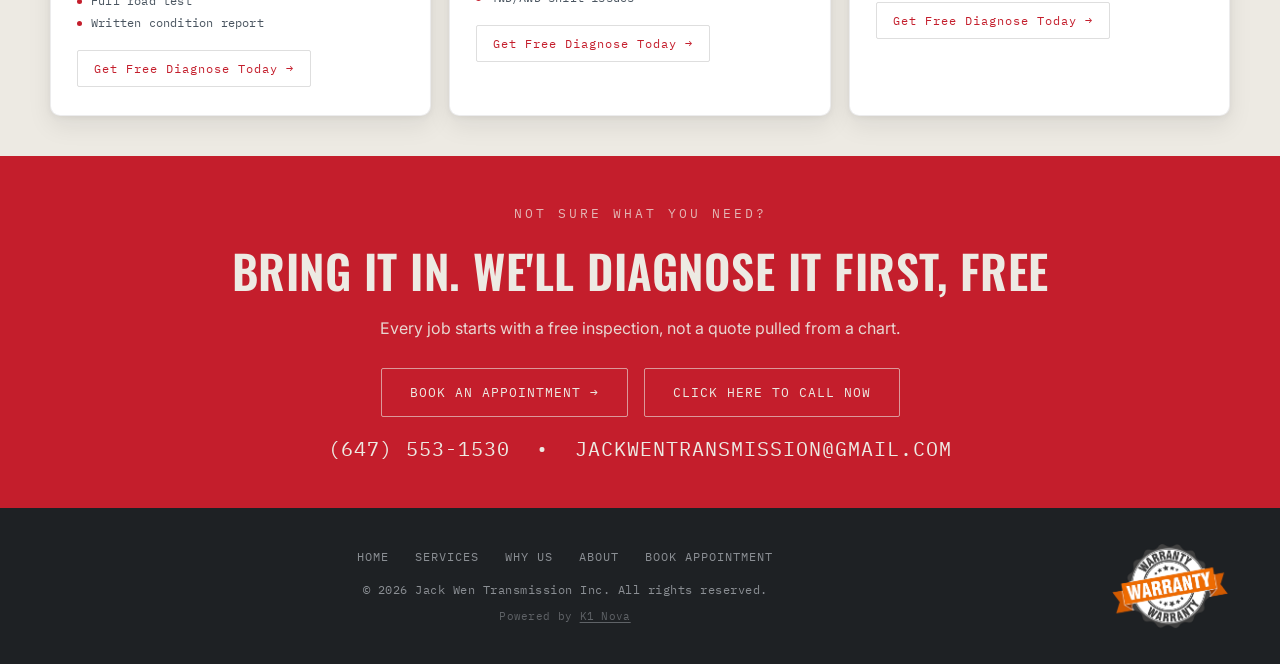
<file: services.html>
<!DOCTYPE html>
<html lang="en">
<head>
<meta charset="UTF-8">
<meta name="viewport" content="width=device-width, initial-scale=1.0">
<title>Services | Jack Wen Transmission Inc.</title>
<meta name="description" content="Transmission maintenance, repair, rebuilds, and CVT service in Scarborough and the GTA. Free diagnosis on every visit at Jack Wen Transmission Inc.">
<link rel="canonical" href="https://jackwentransmission.com/services">
<link rel="preconnect" href="https://fonts.googleapis.com">
<link href="https://fonts.googleapis.com/css2?family=Oswald:wght@500;600;700&family=Inter:wght@400;500;600&family=IBM+Plex+Mono:wght@400;500;600&display=swap" rel="stylesheet">
<link rel="stylesheet" href="css/style.css?v=36">
</head>
<body>

<header>
  <div class="logo-mini">
    <a href="/"><img src="assets/logo.png" alt="Jack Wen Transmission Inc." class="logo-img"></a>
  </div>
  <nav class="navlinks">
    <a class="navlink" href="/services">Services</a>
    <a class="navlink" href="/why-us">Why Us</a>
    <a class="navlink" href="/about">About</a>
    <a class="navlink" href="/warranty">Warranty</a>
    <a class="navlink" href="/#faq">FAQ</a>
      <a class="navlink navlink-cta" href="/book-appointment">Get Free Diagnose Today</a>
  </nav>
  <a class="btn btn-primary" href="/book-appointment">Get Free Diagnose Today</a>
  <button class="menu-toggle" aria-label="Toggle menu" aria-expanded="false"><span></span><span></span><span></span></button>
</header>

<!-- ================= PAGE HERO ================= -->
<section class="page-hero">
  <div class="hero-bg"></div>
  <div class="wrap">
    <span class="breadcrumb"><a href="/">Home</a><span class="sep">/</span><span class="current">Services</span></span>
    <span class="eyebrow">// What We Do</span>
    <h1>Transmission &amp; drivetrain services, done right the first time</h1>
    <p>From routine maintenance to full performance rebuilds, every job starts with a free diagnosis, not a guess. Here's everything we handle in our Scarborough shop, serving drivers across the GTA.</p>
  </div>
</section>

<!-- ================= FULL SERVICES GRID ================= -->
<section class="section-light">
  <div class="wrap" style="padding-top:0;">
    <div class="services-grid-full">
      <div class="service-card">
        <div class="num">01</div>
        <div class="content">
          <h3>Transmission Maintenance &amp; Service</h3>
          <p>Routine inspections and preventive maintenance that catch small issues before they become expensive repairs.</p>
          <ul class="bullets">
            <li>Fluid &amp; filter changes</li>
            <li>Fluid level &amp; condition checks</li>
            <li>Preventive inspections</li>
          </ul>
          <a class="learn" href="/book-appointment">Get Free Diagnose Today &rarr;</a>
        </div>
      </div>
      <div class="service-card">
        <div class="num">02</div>
        <div class="content">
          <h3>Transmission Repair</h3>
          <p>Targeted repairs for slipping, hard shifting, leaks, and other transmission problems, diagnosed before any work begins.</p>
          <ul class="bullets">
            <li>Slipping gears</li>
            <li>Hard or delayed shifting</li>
            <li>Fluid leaks &amp; strange noises</li>
          </ul>
          <a class="learn" href="/book-appointment">Get Free Diagnose Today &rarr;</a>
        </div>
      </div>
      <div class="service-card">
        <div class="num">03</div>
        <div class="content">
          <h3>CVT Transmission Repair</h3>
          <p>CVTs are high-demand and prone to failure. We diagnose and repair CVT units that many other shops turn away.</p>
          <ul class="bullets">
            <li>Belt &amp; pulley diagnostics</li>
            <li>CVT fluid &amp; valve body service</li>
            <li>Complete CVT rebuilds</li>
          </ul>
          <a class="learn" href="/book-appointment">Get Free Diagnose Today &rarr;</a>
        </div>
      </div>
      <div class="service-card">
        <div class="num">04</div>
        <div class="content">
          <h3>Technological Diagnostics</h3>
          <p>Full computer scan and live data analysis to pinpoint the exact cause of a shifting or electronic fault.</p>
          <ul class="bullets">
            <li>Computer scan &amp; fault codes</li>
            <li>Live data analysis</li>
            <li>Shift solenoid testing</li>
          </ul>
          <a class="learn" href="/book-appointment">Get Free Diagnose Today &rarr;</a>
        </div>
      </div>
      <div class="service-card">
        <div class="num">05</div>
        <div class="content">
          <h3>Transmission Leak Repair</h3>
          <p>Seal, gasket, and pan repairs to stop fluid leaks and protect your transmission from damage.</p>
          <ul class="bullets">
            <li>Seal &amp; gasket replacement</li>
            <li>Pan resealing</li>
            <li>Fluid line repair</li>
          </ul>
          <a class="learn" href="/book-appointment">Get Free Diagnose Today &rarr;</a>
        </div>
      </div>
      <div class="service-card">
        <div class="num">06</div>
        <div class="content">
          <h3>Transmission Overhaul</h3>
          <p>Complete teardown and rebuild with new internals, torque-checked and bench-tested before reinstall.</p>
          <ul class="bullets">
            <li>Full teardown &amp; rebuild</li>
            <li>New internals</li>
            <li>Bench-tested before reinstall</li>
          </ul>
          <a class="learn" href="/book-appointment">Get Free Diagnose Today &rarr;</a>
        </div>
      </div>
      <div class="service-card">
        <div class="num">07</div>
        <div class="content">
          <h3>Transmission Inspection &amp; Testing</h3>
          <p>Pre-purchase and routine inspections with a full road test and a written report on transmission condition.</p>
          <ul class="bullets">
            <li>Pre-purchase inspections</li>
            <li>Full road test</li>
            <li>Written condition report</li>
          </ul>
          <a class="learn" href="/book-appointment">Get Free Diagnose Today &rarr;</a>
        </div>
      </div>
      <div class="service-card">
        <div class="num">08</div>
        <div class="content">
          <h3>Transfer Case Repairs</h3>
          <p>Diagnosis and repair for transfer case issues: grinding, leaking, or trouble shifting between 2WD and 4WD.</p>
          <ul class="bullets">
            <li>Fluid service &amp; leaks</li>
            <li>Chain &amp; gear wear</li>
            <li>4WD/AWD shift issues</li>
          </ul>
          <a class="learn" href="/book-appointment">Get Free Diagnose Today &rarr;</a>
        </div>
      </div>
      <div class="service-card">
        <div class="num">09</div>
        <div class="content">
          <h3>Differential Service</h3>
          <p>Differential fluid service, inspection, and repair for 2WD, 4WD, and AWD drivetrains.</p>
          <ul class="bullets">
            <li>Fluid service &amp; inspection</li>
            <li>Ring &amp; pinion check</li>
            <li>2WD / 4WD / AWD service</li>
          </ul>
          <a class="learn" href="/book-appointment">Get Free Diagnose Today &rarr;</a>
        </div>
      </div>
    </div>
  </div>
</section>

<!-- ================= CTA STRIP ================= -->
<section class="cta-strip">
  <div class="wrap">
    <span class="eyebrow">Not Sure What You Need?</span>
    <h2>Bring it in. We'll diagnose it first, free</h2>
    <p>Every job starts with a free inspection, not a quote pulled from a chart.</p>
    <div class="cta-row" style="justify-content:center;">
      <a href="/book-appointment" class="btn btn-ghost-light">Book an Appointment &rarr;</a>
      <a href="tel:+16475531530" class="btn btn-ghost-light">Click Here to Call Now</a>
    </div>
    <span class="phone">(647) 553-1530 &nbsp;&bull;&nbsp; JACKWENTRANSMISSION@GMAIL.COM</span>
  </div>
</section>

<footer>
  <div class="wrap footer-inner">
    <div class="footer-main">
      <div class="footer-links">
        <a href="/">Home</a>
        <a href="/services">Services</a>
        <a href="/why-us">Why Us</a>
        <a href="/about">About</a>
        <a href="/book-appointment">Book Appointment</a>
      </div>
      <div>&copy; 2026 Jack Wen Transmission Inc. All rights reserved.</div>
      <div class="footer-credit">Powered by <a href="https://k1nova.com" target="_blank" rel="noopener noreferrer">K1 Nova</a></div>
    </div>
    <img src="assets/badges/warranty-badge.webp" alt="Warranty Badge" class="footer-badge">
  </div>
</footer>

<script src="js/header.js?v=3"></script>
<script src="js/reveal.js"></script>
</body>
</html>
</file>
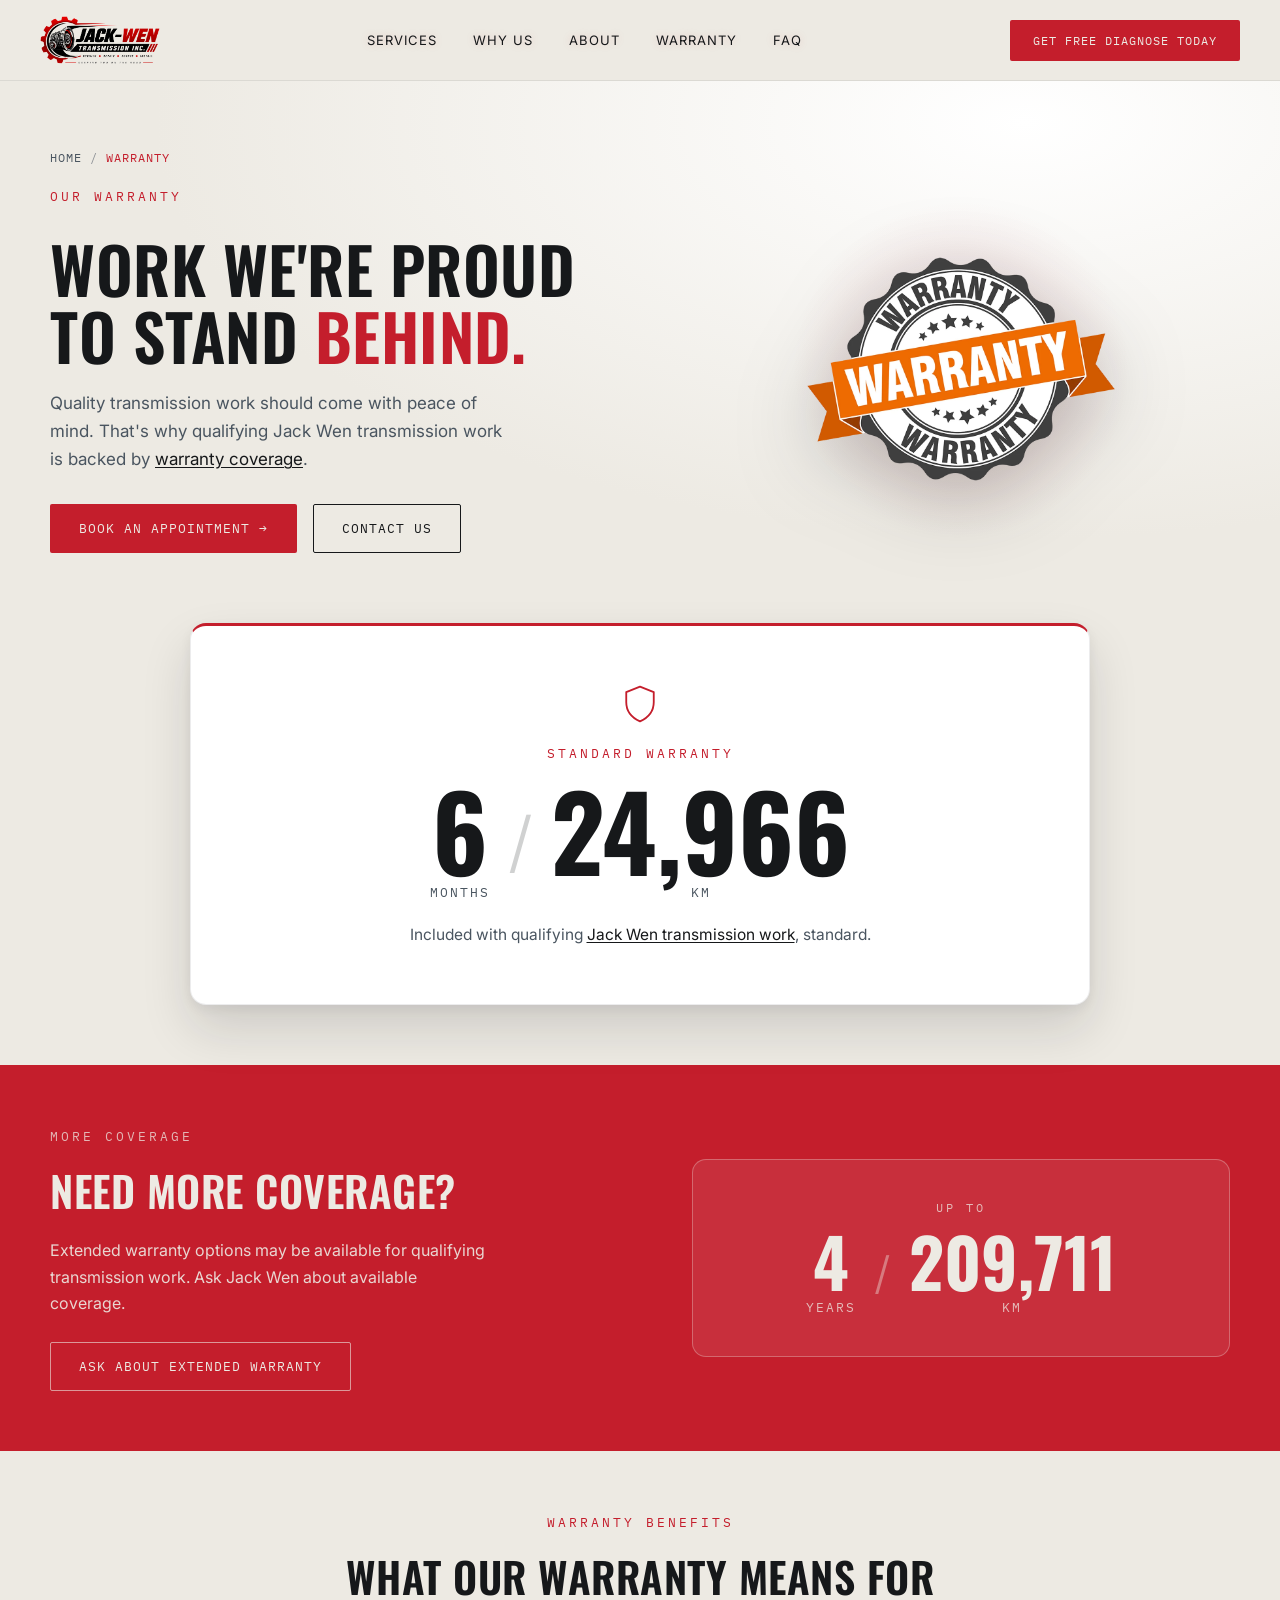
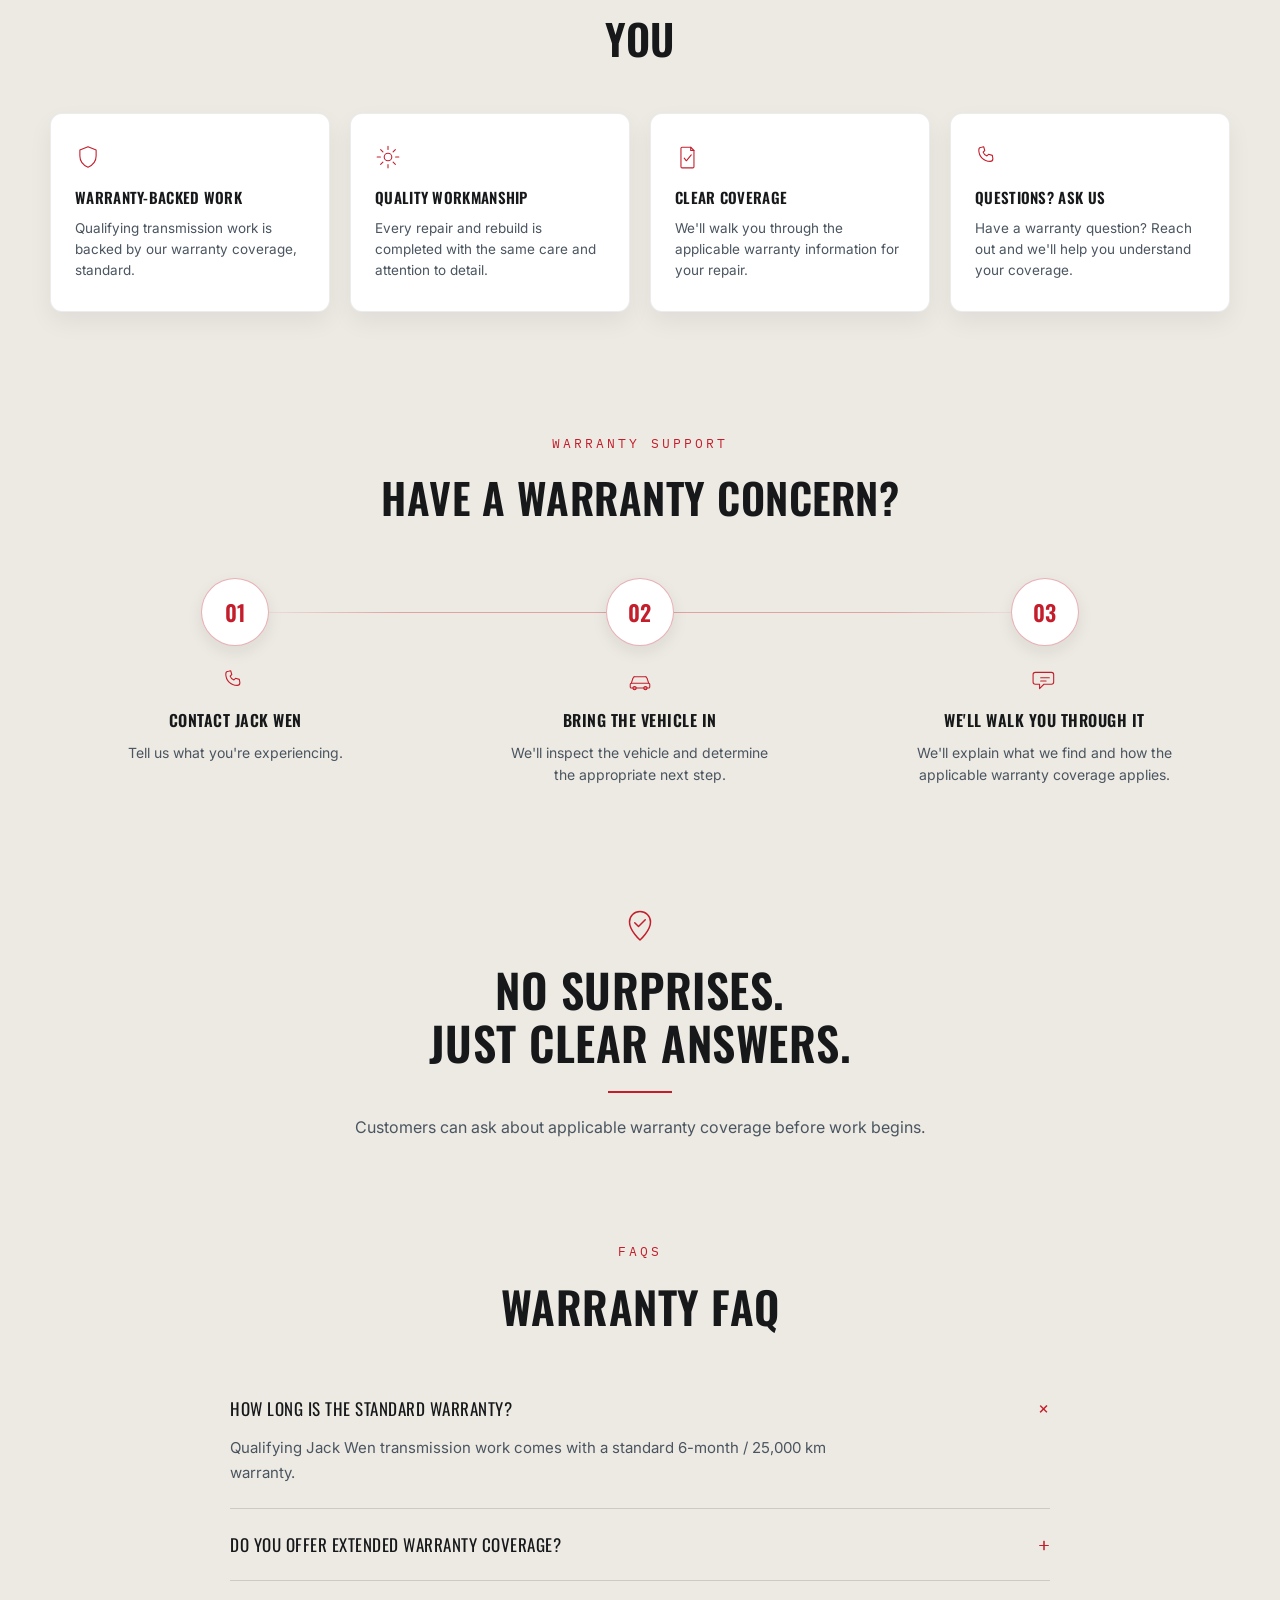
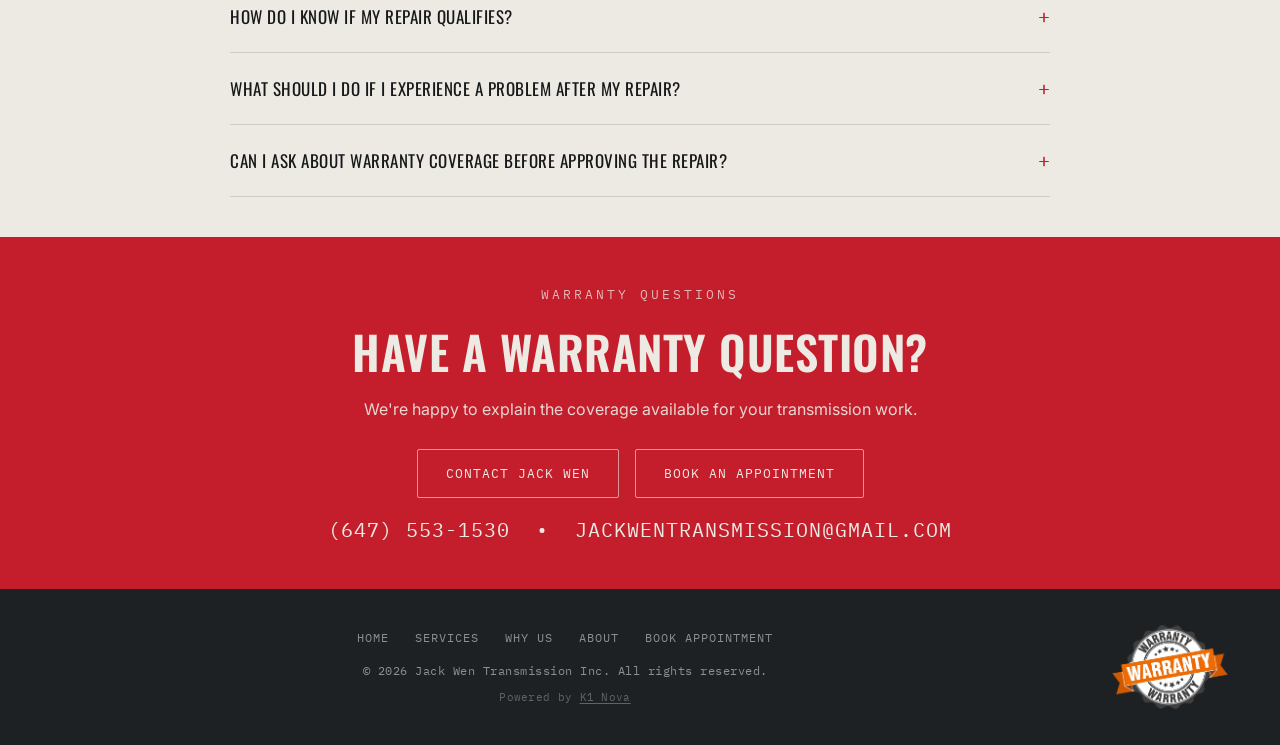
<file: warranty.html>
<!DOCTYPE html>
<html lang="en">
<head>
<meta charset="UTF-8">
<meta name="viewport" content="width=device-width, initial-scale=1.0">
<title>Transmission Warranty Scarborough | Jack Wen Transmission Inc.</title>
<meta name="description" content="Jack Wen Transmission Inc. backs qualifying transmission repairs and rebuilds with warranty coverage, plus extended options. Serving Scarborough & the GTA.">
<link rel="canonical" href="https://jackwentransmission.com/warranty">
<link rel="preconnect" href="https://fonts.googleapis.com">
<link href="https://fonts.googleapis.com/css2?family=Oswald:wght@500;600;700&family=Inter:wght@400;500;600&family=IBM+Plex+Mono:wght@400;500;600&display=swap" rel="stylesheet">
<link rel="stylesheet" href="css/style.css?v=36">
</head>
<body>

<header>
  <div class="logo-mini">
    <a href="/"><img src="assets/logo.png" alt="Jack Wen Transmission Inc." class="logo-img"></a>
  </div>
  <nav class="navlinks">
    <a class="navlink" href="/services">Services</a>
    <a class="navlink" href="/why-us">Why Us</a>
    <a class="navlink" href="/about">About</a>
    <a class="navlink" href="/warranty">Warranty</a>
    <a class="navlink" href="/#faq">FAQ</a>
      <a class="navlink navlink-cta" href="/book-appointment">Get Free Diagnose Today</a>
  </nav>
  <a class="btn btn-primary" href="/book-appointment">Get Free Diagnose Today</a>
  <button class="menu-toggle" aria-label="Toggle menu" aria-expanded="false"><span></span><span></span><span></span></button>
</header>

<!-- ================= WARRANTY HERO ================= -->
<section class="warranty-hero">
  <div class="wrap">
    <span class="breadcrumb"><a href="/">Home</a><span class="sep">/</span><span class="current">Warranty</span></span>
    <div class="warranty-hero-grid">
      <div class="warranty-hero-copy">
        <span class="eyebrow">Our Warranty</span>
        <h1>Work we're proud<br>to stand <span class="accent">behind.</span></h1>
        <p>Quality transmission work should come with peace of mind. That's why qualifying Jack Wen transmission work is backed by <a href="/services">warranty coverage</a>.</p>
        <div class="cta-row">
          <a href="/book-appointment" class="btn btn-primary">Book an Appointment &rarr;</a>
          <a href="/#contact" class="btn btn-ghost-dark">Contact Us</a>
        </div>
      </div>
      <div class="warranty-hero-media">
        <img src="assets/badges/warranty-badge.webp" alt="Jack Wen Transmission warranty coverage badge">
      </div>
    </div>
  </div>
</section>

<!-- ================= STANDARD WARRANTY ================= -->
<section class="warranty-standard">
  <div class="wrap">
    <div class="warranty-figure-card">
      <span class="icon"><svg viewBox="0 0 48 48" fill="none" stroke="currentColor" stroke-width="2" stroke-linecap="round" stroke-linejoin="round"><path d="M24 5l15 6v11c0 10-6.5 17-15 21-8.5-4-15-11-15-21V11z"/></svg></span>
      <span class="label">Standard Warranty</span>
      <div class="warranty-figure">
        <div class="figure-block">
          <span class="figure-num stat-num" data-count-to="6">0</span>
          <span class="figure-unit">Months</span>
        </div>
        <span class="figure-slash">/</span>
        <div class="figure-block">
          <span class="figure-num stat-num" data-count-to="25000">0</span>
          <span class="figure-unit">KM</span>
        </div>
      </div>
      <p>Included with qualifying <a href="/services">Jack Wen transmission work</a>, standard.</p>
    </div>
  </div>
</section>

<!-- ================= EXTENDED WARRANTY ================= -->
<section class="warranty-extended">
  <div class="wrap warranty-extended-grid">
    <div>
      <span class="eyebrow">More Coverage</span>
      <h2>Need more coverage?</h2>
      <p>Extended warranty options may be available for qualifying transmission work. Ask Jack Wen about available coverage.</p>
      <a href="/book-appointment" class="btn btn-ghost-light">Ask About Extended Warranty</a>
    </div>
    <div class="warranty-extended-figure">
      <span class="label">Up To</span>
      <div class="warranty-figure">
        <div class="figure-block">
          <span class="figure-num stat-num" data-count-to="5">0</span>
          <span class="figure-unit">Years</span>
        </div>
        <span class="figure-slash">/</span>
        <div class="figure-block">
          <span class="figure-num stat-num" data-count-to="250000">0</span>
          <span class="figure-unit">KM</span>
        </div>
      </div>
    </div>
  </div>
</section>

<!-- ================= BENEFIT CARDS ================= -->
<section class="warranty-cards">
  <div class="wrap">
    <div class="warranty-cards-head">
      <span class="eyebrow">Warranty Benefits</span>
      <h2>What our warranty means for you</h2>
    </div>
    <div class="warranty-card-grid">
      <div class="warranty-card">
        <span class="icon"><svg viewBox="0 0 48 48" fill="none" stroke="currentColor" stroke-width="2" stroke-linecap="round" stroke-linejoin="round"><path d="M24 5l15 6v11c0 10-6.5 17-15 21-8.5-4-15-11-15-21V11z"/></svg></span>
        <h3>Warranty-Backed Work</h3>
        <p>Qualifying transmission work is backed by our warranty coverage, standard.</p>
      </div>
      <div class="warranty-card">
        <span class="icon"><svg viewBox="0 0 48 48" fill="none" stroke="currentColor" stroke-width="2" stroke-linecap="round" stroke-linejoin="round"><circle cx="24" cy="24" r="7"/><path d="M24 4v6M24 38v6M44 24h-6M10 24H4M37.6 10.4l-4.2 4.2M14.6 33.4l-4.2 4.2M37.6 37.6l-4.2-4.2M14.6 14.6l-4.2-4.2"/></svg></span>
        <h3>Quality Workmanship</h3>
        <p>Every repair and rebuild is completed with the same care and attention to detail.</p>
      </div>
      <div class="warranty-card">
        <span class="icon"><svg viewBox="0 0 48 48" fill="none" stroke="currentColor" stroke-width="2" stroke-linecap="round" stroke-linejoin="round"><path d="M13 6h16l6 6v30a2 2 0 0 1-2 2H13a2 2 0 0 1-2-2V8a2 2 0 0 1 2-2z"/><path d="M29 6v6h6"/><path d="M17 26l4 5 9-11"/></svg></span>
        <h3>Clear Coverage</h3>
        <p>We'll walk you through the applicable warranty information for your repair.</p>
      </div>
      <div class="warranty-card">
        <span class="icon"><svg viewBox="0 0 48 48" fill="none" stroke="currentColor" stroke-width="2" stroke-linecap="round" stroke-linejoin="round"><path d="M12 6c-3 0-5 2-5 5 0 12 9 21 21 21 3 0 5-2 5-5l-1-6-7-2-3 3c-3-1-6-4-7-7l3-3-2-7z"/></svg></span>
        <h3>Questions? Ask Us</h3>
        <p>Have a warranty question? Reach out and we'll help you understand your coverage.</p>
      </div>
    </div>
  </div>
</section>

<!-- ================= HOW WARRANTY SUPPORT WORKS ================= -->
<section class="warranty-process">
  <div class="wrap">
    <div class="warranty-process-head">
      <span class="eyebrow">Warranty Support</span>
      <h2>Have a warranty concern?</h2>
    </div>
    <div class="process-steps">
      <div class="process-step">
        <div class="step-num">01</div>
        <span class="icon"><svg viewBox="0 0 48 48" fill="none" stroke="currentColor" stroke-width="2" stroke-linecap="round" stroke-linejoin="round"><path d="M12 6c-3 0-5 2-5 5 0 12 9 21 21 21 3 0 5-2 5-5l-1-6-7-2-3 3c-3-1-6-4-7-7l3-3-2-7z"/></svg></span>
        <h3>Contact Jack Wen</h3>
        <p>Tell us what you're experiencing.</p>
      </div>
      <div class="process-step">
        <div class="step-num">02</div>
        <span class="icon"><svg viewBox="0 0 48 48" fill="none" stroke="currentColor" stroke-width="2" stroke-linecap="round" stroke-linejoin="round"><path d="M8 28l3-9a4 4 0 0 1 4-3h18a4 4 0 0 1 4 3l3 9"/><rect x="6" y="28" width="36" height="9" rx="2"/><circle cx="14" cy="37" r="3"/><circle cx="34" cy="37" r="3"/></svg></span>
        <h3>Bring the Vehicle In</h3>
        <p>We'll inspect the vehicle and determine the appropriate next step.</p>
      </div>
      <div class="process-step">
        <div class="step-num">03</div>
        <span class="icon"><svg viewBox="0 0 48 48" fill="none" stroke="currentColor" stroke-width="2" stroke-linecap="round" stroke-linejoin="round"><path d="M6 8h30a4 4 0 0 1 4 4v14a4 4 0 0 1-4 4H22l-8 8v-8h-8a4 4 0 0 1-4-4V12a4 4 0 0 1 4-4z"/><path d="M16 18h16M16 24h10"/></svg></span>
        <h3>We'll Walk You Through It</h3>
        <p>We'll explain what we find and how the applicable warranty coverage applies.</p>
      </div>
    </div>
  </div>
</section>

<!-- ================= TRUST BAND ================= -->
<section class="trust-band">
  <div class="wrap">
    <div class="trust-band-inner">
      <span class="icon"><svg viewBox="0 0 48 48" fill="none" stroke="currentColor" stroke-width="2" stroke-linecap="round" stroke-linejoin="round"><path d="M24 44s14-12.5 14-24A14 14 0 0 0 10 20c0 11.5 14 24 14 24z"/><path d="M17 21l5 5 9-9"/></svg></span>
      <h2>No surprises.<br>Just clear answers.</h2>
      <span class="accent-line"></span>
      <p>Customers can ask about applicable warranty coverage before work begins.</p>
    </div>
  </div>
</section>

<!-- ================= WARRANTY FAQ ================= -->
<section class="faq" id="warranty-faq">
  <div class="wrap">
    <div class="faq-head">
      <span class="eyebrow">FAQs</span>
      <h2>Warranty FAQ</h2>
    </div>
    <div class="faq-list">
      <div class="faq-item open">
        <div class="faq-q"><span>How long is the standard warranty?</span><span class="plus">+</span></div>
        <div class="faq-a"><p>Qualifying Jack Wen transmission work comes with a standard 6-month / 25,000 km warranty.</p></div>
      </div>
      <div class="faq-item">
        <div class="faq-q"><span>Do you offer extended warranty coverage?</span><span class="plus">+</span></div>
        <div class="faq-a"><p>Yes, extended coverage of up to 5 years / 250,000 km may be available for qualifying transmission work. Ask us for details specific to your vehicle and repair.</p></div>
      </div>
      <div class="faq-item">
        <div class="faq-q"><span>How do I know if my repair qualifies?</span><span class="plus">+</span></div>
        <div class="faq-a"><p>Coverage can vary by vehicle and repair. The best way to know exactly what applies to you is to ask us directly, before or after your repair.</p></div>
      </div>
      <div class="faq-item">
        <div class="faq-q"><span>What should I do if I experience a problem after my repair?</span><span class="plus">+</span></div>
        <div class="faq-a"><p>Contact Jack Wen and let us know what you're experiencing. We'll have you bring the vehicle in so we can inspect it and explain the next steps.</p></div>
      </div>
      <div class="faq-item">
        <div class="faq-q"><span>Can I ask about warranty coverage before approving the repair?</span><span class="plus">+</span></div>
        <div class="faq-a"><p>Yes. You're welcome to ask about applicable warranty coverage before any work begins.</p></div>
      </div>
    </div>
  </div>
</section>

<!-- ================= FINAL CTA ================= -->
<section class="cta-strip" id="contact">
  <div class="wrap">
    <span class="eyebrow">Warranty Questions</span>
    <h2>Have a warranty question?</h2>
    <p>We're happy to explain the coverage available for your transmission work.</p>
    <div class="cta-row" style="justify-content:center;">
      <a href="/#contact" class="btn btn-ghost-light">Contact Jack Wen</a>
      <a href="/book-appointment" class="btn btn-ghost-light">Book an Appointment</a>
    </div>
    <span class="phone">(647) 553-1530 &nbsp;&bull;&nbsp; JACKWENTRANSMISSION@GMAIL.COM</span>
  </div>
</section>

<footer>
  <div class="wrap footer-inner">
    <div class="footer-main">
      <div class="footer-links">
        <a href="/">Home</a>
        <a href="/services">Services</a>
        <a href="/why-us">Why Us</a>
        <a href="/about">About</a>
        <a href="/book-appointment">Book Appointment</a>
      </div>
      <div>&copy; 2026 Jack Wen Transmission Inc. All rights reserved.</div>
      <div class="footer-credit">Powered by <a href="https://k1nova.com" target="_blank" rel="noopener noreferrer">K1 Nova</a></div>
    </div>
    <img src="assets/badges/warranty-badge.webp" alt="Warranty Badge" class="footer-badge">
  </div>
</footer>

<script src="js/header.js?v=3"></script>
<script src="js/reveal.js"></script>
<script src="js/stat-counter.js"></script>
<script src="js/script.js?v=3"></script>
</body>
</html>
</file>
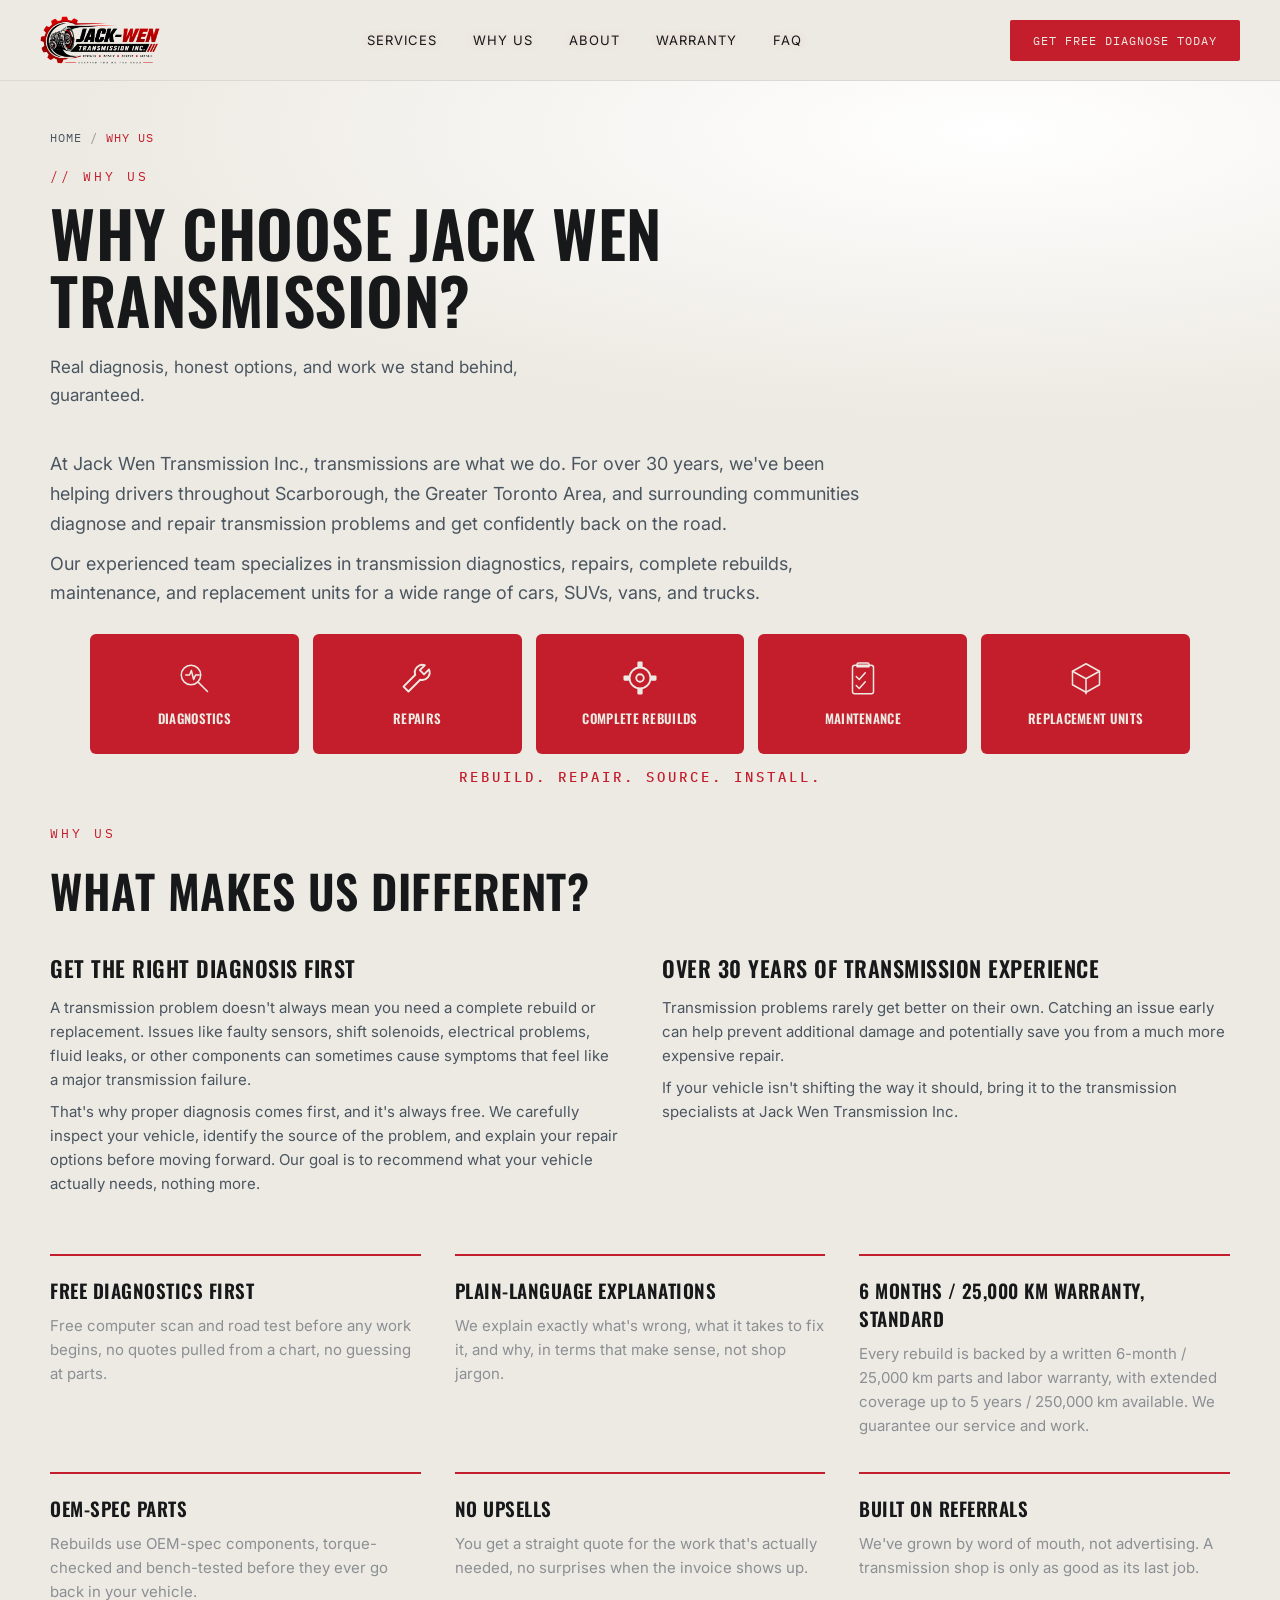
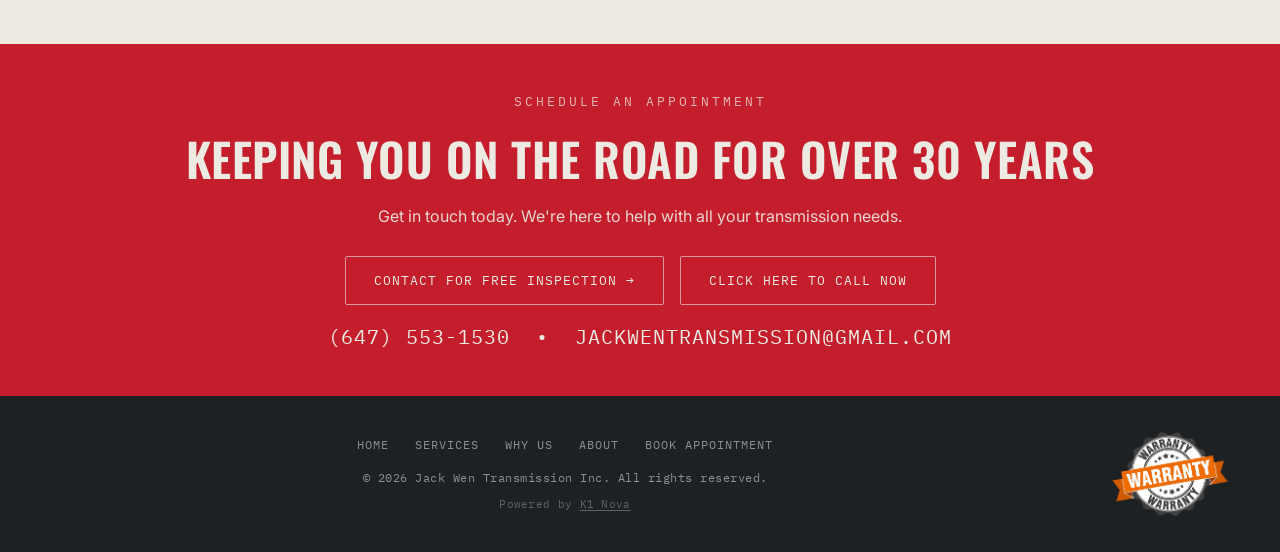
<file: why-us.html>
<!DOCTYPE html>
<html lang="en">
<head>
<meta charset="UTF-8">
<meta name="viewport" content="width=device-width, initial-scale=1.0">
<title>Why Us | Jack Wen Transmission Inc.</title>
<meta name="description" content="Over 30 years serving Scarborough and the Greater Toronto Area with expert transmission diagnostics, repairs, and an in-house warranty on every job.">
<link rel="canonical" href="https://jackwentransmission.com/why-us">
<link rel="preconnect" href="https://fonts.googleapis.com">
<link href="https://fonts.googleapis.com/css2?family=Oswald:wght@500;600;700&family=Inter:wght@400;500;600&family=IBM+Plex+Mono:wght@400;500;600&display=swap" rel="stylesheet">
<link rel="stylesheet" href="css/style.css?v=36">
</head>
<body>

<header>
  <div class="logo-mini">
    <a href="/"><img src="assets/logo.png" alt="Jack Wen Transmission Inc." class="logo-img"></a>
  </div>
  <nav class="navlinks">
    <a class="navlink" href="/services">Services</a>
    <a class="navlink" href="/why-us">Why Us</a>
    <a class="navlink" href="/about">About</a>
    <a class="navlink" href="/warranty">Warranty</a>
    <a class="navlink" href="/#faq">FAQ</a>
      <a class="navlink navlink-cta" href="/book-appointment">Get Free Diagnose Today</a>
  </nav>
  <a class="btn btn-primary" href="/book-appointment">Get Free Diagnose Today</a>
  <button class="menu-toggle" aria-label="Toggle menu" aria-expanded="false"><span></span><span></span><span></span></button>
</header>

<!-- ================= PAGE HERO ================= -->
<section class="page-hero">
  <div class="hero-bg"></div>
  <div class="wrap">
    <span class="breadcrumb"><a href="/">Home</a><span class="sep">/</span><span class="current">Why Us</span></span>
    <span class="eyebrow">// Why Us</span>
    <h1>Why choose Jack Wen Transmission?</h1>
    <p>Real diagnosis, honest options, and work we stand behind, guaranteed.</p>
  </div>
</section>

<!-- ================= INTRO ================= -->
<section class="intro-block">
  <div class="wrap">
    <div class="intro-copy">
      <p>At Jack Wen Transmission Inc., transmissions are what we do. For over 30 years, we've been helping drivers throughout Scarborough, the Greater Toronto Area, and surrounding communities diagnose and repair transmission problems and get confidently back on the road.</p>
      <p>Our experienced team specializes in transmission diagnostics, repairs, complete rebuilds, maintenance, and replacement units for a wide range of cars, SUVs, vans, and trucks.</p>
    </div>

    <div class="specialty-cards">
      <div class="specialty-card">
        <span class="icon"><svg viewBox="0 0 48 48" fill="none" stroke="currentColor" stroke-width="2" stroke-linecap="round" stroke-linejoin="round"><circle cx="20" cy="20" r="13"/><path d="M29.5 29.5L42 42"/><path d="M13 20h5l2.5-6 3 12 2.5-6H31"/></svg></span>
        <h3>Diagnostics</h3>
      </div>
      <div class="specialty-card">
        <span class="icon"><svg viewBox="0 0 48 48" fill="none" stroke="currentColor" stroke-width="2.5" stroke-linecap="round" stroke-linejoin="round"><path d="M40 12.6l-6.6 6.6-5.6-5.6 6.6-6.6a10 10 0 00-12.7 12.7L6 35.4 12.6 42l15.7-15.7A10 10 0 0040 12.6z"/></svg></span>
        <h3>Repairs</h3>
      </div>
      <div class="specialty-card">
        <span class="icon"><svg viewBox="0 0 48 48"><circle cx="24" cy="24" r="14" fill="none" stroke="currentColor" stroke-width="2.5"/><rect x="20.5" y="2" width="7" height="8" rx="1.5" fill="currentColor"/><rect x="20.5" y="38" width="7" height="8" rx="1.5" fill="currentColor"/><rect x="2" y="20.5" width="8" height="7" rx="1.5" fill="currentColor"/><rect x="38" y="20.5" width="8" height="7" rx="1.5" fill="currentColor"/><circle cx="24" cy="24" r="5" fill="none" stroke="currentColor" stroke-width="2.5"/></svg></span>
        <h3>Complete Rebuilds</h3>
      </div>
      <div class="specialty-card">
        <span class="icon"><svg viewBox="0 0 48 48" fill="none" stroke="currentColor" stroke-width="2" stroke-linecap="round" stroke-linejoin="round"><rect x="10" y="7" width="28" height="38" rx="3"/><path d="M18 4h12a2 2 0 0 1 2 2v3H16V6a2 2 0 0 1 2-2z"/><path d="M15 22l4 4 8-9M15 34l4 4 8-9"/></svg></span>
        <h3>Maintenance</h3>
      </div>
      <div class="specialty-card">
        <span class="icon"><svg viewBox="0 0 48 48" fill="none" stroke="currentColor" stroke-width="2" stroke-linecap="round" stroke-linejoin="round"><path d="M24 5L6 15v18l18 10 18-10V15z"/><path d="M6 15l18 10 18-10M24 25v20"/></svg></span>
        <h3>Replacement Units</h3>
      </div>
    </div>

    <span class="tagline">Rebuild. Repair. Source. Install.</span>
  </div>
</section>

<!-- ================= DIAGNOSIS / EXPERIENCE ================= -->
<section class="section-light" style="padding-top:0;">
  <div class="wrap">
    <span class="eyebrow">Why Us</span>
    <h2 style="font-size:clamp(30px,3.8vw,46px); max-width:720px;">What makes us different?</h2>

    <div class="why-highlights">
      <div>
        <h3>Get the Right Diagnosis First</h3>
        <p>A transmission problem doesn't always mean you need a complete rebuild or replacement. Issues like faulty sensors, shift solenoids, electrical problems, fluid leaks, or other components can sometimes cause symptoms that feel like a major transmission failure.</p>
        <p>That's why proper diagnosis comes first, and it's always free. We carefully inspect your vehicle, identify the source of the problem, and explain your repair options before moving forward. Our goal is to recommend what your vehicle actually needs, nothing more.</p>
      </div>
      <div>
        <h3>Over 30 Years of Transmission Experience</h3>
        <p>Transmission problems rarely get better on their own. Catching an issue early can help prevent additional damage and potentially save you from a much more expensive repair.</p>
        <p>If your vehicle isn't shifting the way it should, bring it to the transmission specialists at Jack Wen Transmission Inc.</p>
      </div>
    </div>

    <div class="values-grid">
      <div class="value-card">
        <h3>Free Diagnostics First</h3>
        <p>Free computer scan and road test before any work begins, no quotes pulled from a chart, no guessing at parts.</p>
      </div>
      <div class="value-card">
        <h3>Plain-Language Explanations</h3>
        <p>We explain exactly what's wrong, what it takes to fix it, and why, in terms that make sense, not shop jargon.</p>
      </div>
      <div class="value-card">
        <h3>6 Months / 25,000 KM Warranty, Standard</h3>
        <p>Every rebuild is backed by a written 6-month / 25,000 km parts and labor warranty, with extended coverage up to 5 years / 250,000 km available. We guarantee our service and work.</p>
      </div>
      <div class="value-card">
        <h3>OEM-Spec Parts</h3>
        <p>Rebuilds use OEM-spec components, torque-checked and bench-tested before they ever go back in your vehicle.</p>
      </div>
      <div class="value-card">
        <h3>No Upsells</h3>
        <p>You get a straight quote for the work that's actually needed, no surprises when the invoice shows up.</p>
      </div>
      <div class="value-card">
        <h3>Built on Referrals</h3>
        <p>We've grown by word of mouth, not advertising. A transmission shop is only as good as its last job.</p>
      </div>
    </div>
  </div>
</section>

<!-- ================= CTA STRIP ================= -->
<section class="cta-strip">
  <div class="wrap">
    <span class="eyebrow">Schedule an Appointment</span>
    <h2>Keeping you on the road for over 30 years</h2>
    <p>Get in touch today. We're here to help with all your transmission needs.</p>
    <div class="cta-row" style="justify-content:center;">
      <a href="/book-appointment" class="btn btn-ghost-light">Contact for Free Inspection &rarr;</a>
      <a href="tel:+16475531530" class="btn btn-ghost-light">Click Here to Call Now</a>
    </div>
    <span class="phone">(647) 553-1530 &nbsp;&bull;&nbsp; JACKWENTRANSMISSION@GMAIL.COM</span>
  </div>
</section>

<footer>
  <div class="wrap footer-inner">
    <div class="footer-main">
      <div class="footer-links">
        <a href="/">Home</a>
        <a href="/services">Services</a>
        <a href="/why-us">Why Us</a>
        <a href="/about">About</a>
        <a href="/book-appointment">Book Appointment</a>
      </div>
      <div>&copy; 2026 Jack Wen Transmission Inc. All rights reserved.</div>
      <div class="footer-credit">Powered by <a href="https://k1nova.com" target="_blank" rel="noopener noreferrer">K1 Nova</a></div>
    </div>
    <img src="assets/badges/warranty-badge.webp" alt="Warranty Badge" class="footer-badge">
  </div>
</footer>

<script src="js/header.js?v=3"></script>
<script src="js/reveal.js"></script>
</body>
</html>
</file>
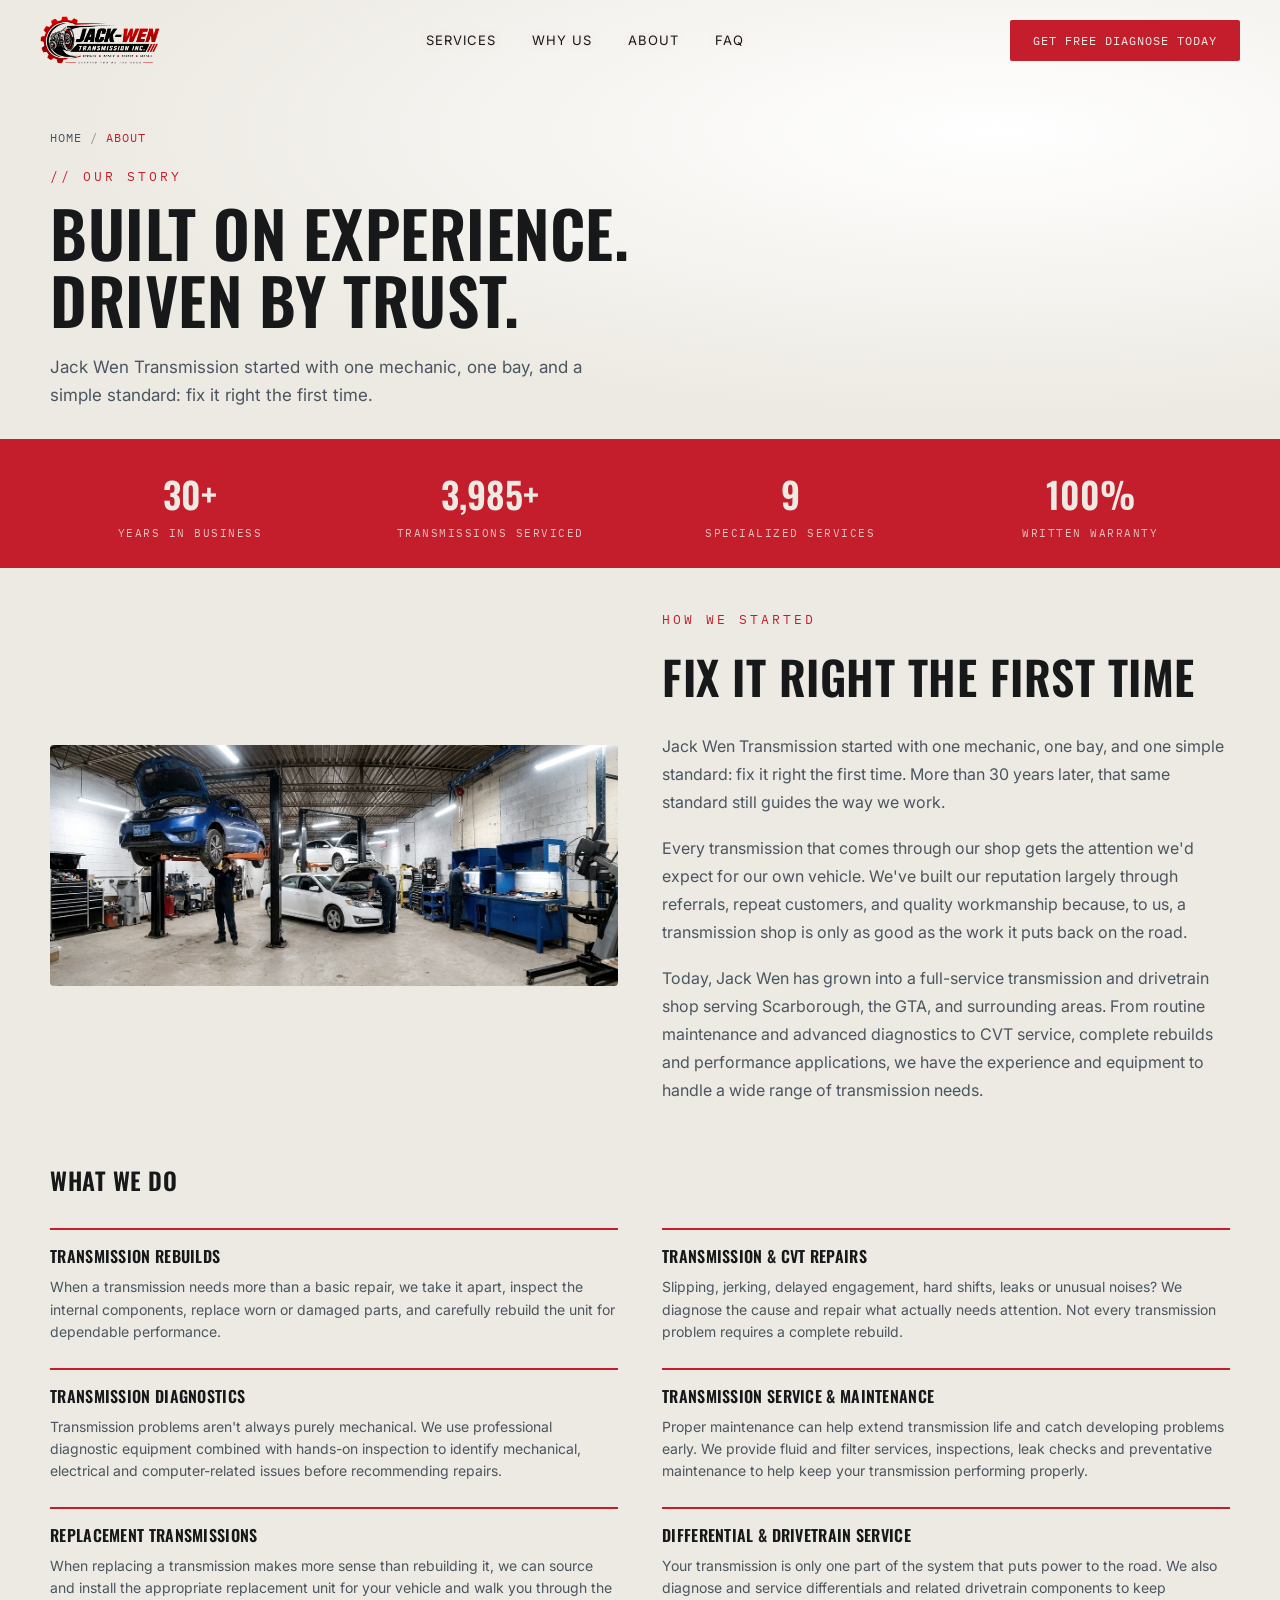
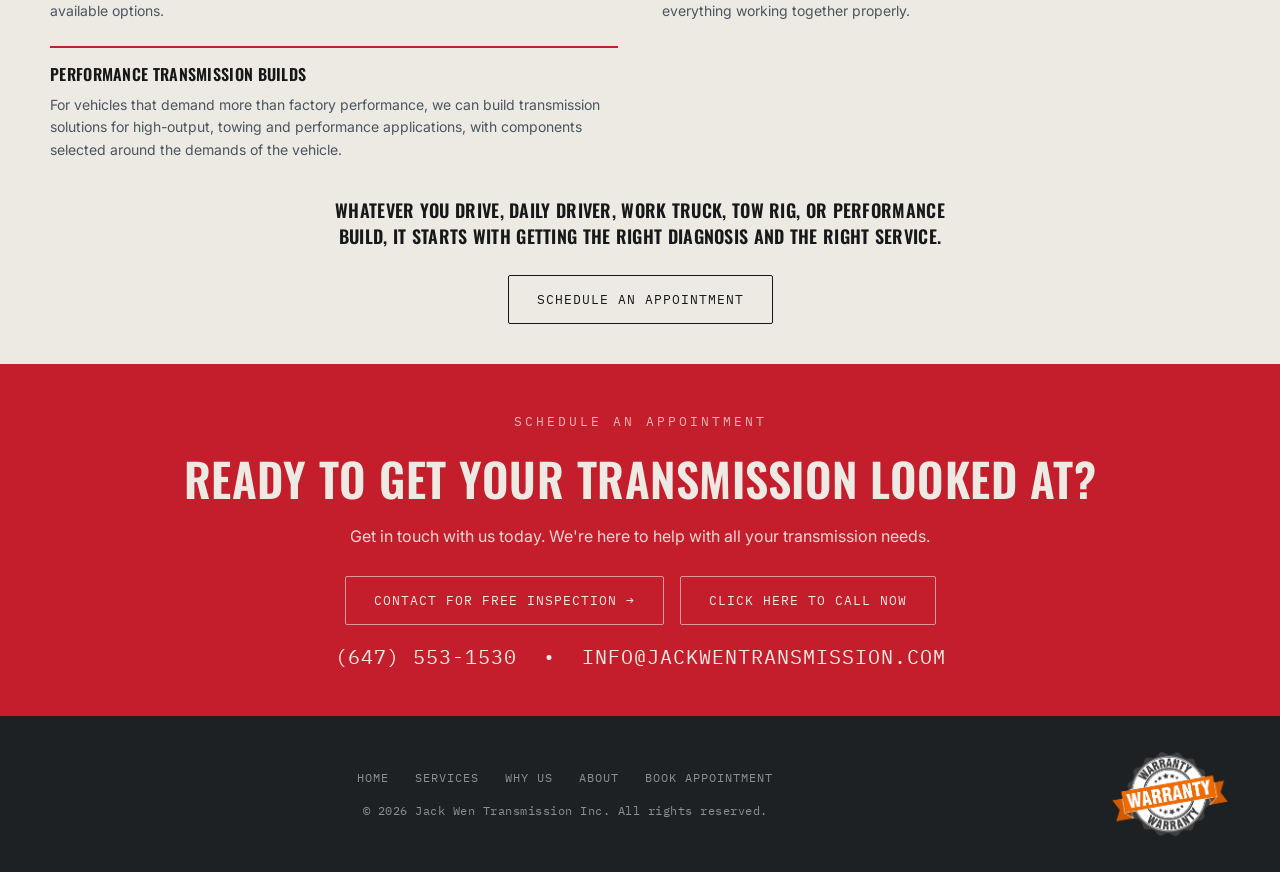
<file: site/about.html>
<!DOCTYPE html>
<html lang="en">
<head>
<meta charset="UTF-8">
<meta name="viewport" content="width=device-width, initial-scale=1.0">
<title>About Us | Jack Wen Transmission Inc.</title>
<link rel="preconnect" href="https://fonts.googleapis.com">
<link href="https://fonts.googleapis.com/css2?family=Oswald:wght@500;600;700&family=Inter:wght@400;500;600&family=IBM+Plex+Mono:wght@400;500;600&display=swap" rel="stylesheet">
<link rel="stylesheet" href="css/style.css?v=19">
</head>
<body>

<header>
  <div class="logo-mini">
    <a href="index.html"><img src="assets/logo.png" alt="Jack Wen Transmission Inc." class="logo-img"></a>
  </div>
  <nav class="navlinks">
    <a class="navlink" href="services.html">Services</a>
    <a class="navlink" href="why-us.html">Why Us</a>
    <a class="navlink" href="about.html">About</a>
    <a class="navlink" href="index.html#faq">FAQ</a>
      <a class="navlink navlink-cta" href="book-appointment.html">Get Free Diagnose Today</a>
  </nav>
  <a class="btn btn-primary" href="book-appointment.html">Get Free Diagnose Today</a>
  <button class="menu-toggle" aria-label="Toggle menu" aria-expanded="false"><span></span><span></span><span></span></button>
</header>

<!-- ================= PAGE HERO ================= -->
<section class="page-hero">
  <div class="hero-bg"></div>
  <div class="wrap">
    <span class="breadcrumb"><a href="index.html">Home</a><span class="sep">/</span><span class="current">About</span></span>
    <span class="eyebrow">// Our Story</span>
    <h1>Built on experience.<br>Driven by trust.</h1>
    <p>Jack Wen Transmission started with one mechanic, one bay, and a simple standard: fix it right the first time.</p>
  </div>
</section>

<!-- ================= STATS ================= -->
<section class="stats-bar">
  <div class="wrap">
    <div class="stats-grid">
      <div><div class="stat-num" data-count-to="30" data-suffix="+">0</div><div class="stat-label">Years in Business</div></div>
      <div><div class="stat-num" data-count-to="4000" data-suffix="+">0</div><div class="stat-label">Transmissions Serviced</div></div>
      <div><div class="stat-num" data-count-to="9" data-suffix="">0</div><div class="stat-label">Specialized Services</div></div>
      <div><div class="stat-num" data-count-to="100" data-suffix="%">0</div><div class="stat-label">Written Warranty</div></div>
    </div>
  </div>
</section>

<!-- ================= STORY ================= -->
<section class="about" id="story">
  <div class="wrap about-grid">
    <img src="assets/about/shop-bay.jpg" alt="Jack Wen Transmission shop bay with vehicles on lifts">
    <div>
      <span class="eyebrow">How We Started</span>
      <h2>Fix it right the first time</h2>
      <p>Jack Wen Transmission started with one mechanic, one bay, and one simple standard: fix it right the first time. More than 30 years later, that same standard still guides the way we work.</p>
      <p>Every transmission that comes through our shop gets the attention we'd expect for our own vehicle. We've built our reputation largely through referrals, repeat customers, and quality workmanship because, to us, a transmission shop is only as good as the work it puts back on the road.</p>
      <p>Today, Jack Wen has grown into a full-service transmission and drivetrain shop serving Scarborough, the GTA, and surrounding areas. From routine maintenance and advanced diagnostics to CVT service, complete rebuilds and performance applications, we have the experience and equipment to handle a wide range of transmission needs.</p>
    </div>
  </div>
</section>

<!-- ================= CAPABILITIES ================= -->
<section class="section-light" style="padding-top:0;">
  <div class="wrap">
    <h2 style="margin-bottom:30px;">What We Do</h2>
    <ul class="capability-list">
      <li>
        <h4>Transmission Rebuilds</h4>
        <p>When a transmission needs more than a basic repair, we take it apart, inspect the internal components, replace worn or damaged parts, and carefully rebuild the unit for dependable performance.</p>
      </li>
      <li>
        <h4>Transmission &amp; CVT Repairs</h4>
        <p>Slipping, jerking, delayed engagement, hard shifts, leaks or unusual noises? We diagnose the cause and repair what actually needs attention. Not every transmission problem requires a complete rebuild.</p>
      </li>
      <li>
        <h4>Transmission Diagnostics</h4>
        <p>Transmission problems aren't always purely mechanical. We use professional diagnostic equipment combined with hands-on inspection to identify mechanical, electrical and computer-related issues before recommending repairs.</p>
      </li>
      <li>
        <h4>Transmission Service &amp; Maintenance</h4>
        <p>Proper maintenance can help extend transmission life and catch developing problems early. We provide fluid and filter services, inspections, leak checks and preventative maintenance to help keep your transmission performing properly.</p>
      </li>
      <li>
        <h4>Replacement Transmissions</h4>
        <p>When replacing a transmission makes more sense than rebuilding it, we can source and install the appropriate replacement unit for your vehicle and walk you through the available options.</p>
      </li>
      <li>
        <h4>Differential &amp; Drivetrain Service</h4>
        <p>Your transmission is only one part of the system that puts power to the road. We also diagnose and service differentials and related drivetrain components to keep everything working together properly.</p>
      </li>
      <li>
        <h4>Performance Transmission Builds</h4>
        <p>For vehicles that demand more than factory performance, we can build transmission solutions for high-output, towing and performance applications, with components selected around the demands of the vehicle.</p>
      </li>
    </ul>
    <p class="capability-close">Whatever you drive, daily driver, work truck, tow rig, or performance build, it starts with getting the right diagnosis and the right service.</p>
    <div style="text-align:center; margin-top:26px;">
      <a href="book-appointment.html" class="btn btn-ghost-dark">Schedule an Appointment</a>
    </div>
  </div>
</section>

<!-- ================= CTA STRIP ================= -->
<section class="cta-strip">
  <div class="wrap">
    <span class="eyebrow">Schedule an Appointment</span>
    <h2>Ready to get your transmission looked at?</h2>
    <p>Get in touch with us today. We're here to help with all your transmission needs.</p>
    <div class="cta-row" style="justify-content:center;">
      <a href="book-appointment.html" class="btn btn-ghost-light">Contact for Free Inspection &rarr;</a>
      <a href="tel:+16475531530" class="btn btn-ghost-light">Click Here to Call Now</a>
    </div>
    <span class="phone">(647) 553-1530 &nbsp;&bull;&nbsp; INFO@JACKWENTRANSMISSION.COM</span>
  </div>
</section>

<footer>
  <div class="wrap footer-inner">
    <div class="footer-main">
      <div class="footer-links">
        <a href="index.html">Home</a>
        <a href="services.html">Services</a>
        <a href="why-us.html">Why Us</a>
        <a href="about.html">About</a>
        <a href="book-appointment.html">Book Appointment</a>
      </div>
      <div>&copy; 2026 Jack Wen Transmission Inc. All rights reserved.</div>
    </div>
    <img src="assets/badges/warranty-badge.webp" alt="Warranty Badge" class="footer-badge">
  </div>
</footer>

<script src="js/header.js?v=3"></script>
<script src="js/reveal.js"></script>
<script src="js/stat-counter.js"></script>
</body>
</html>
</file>
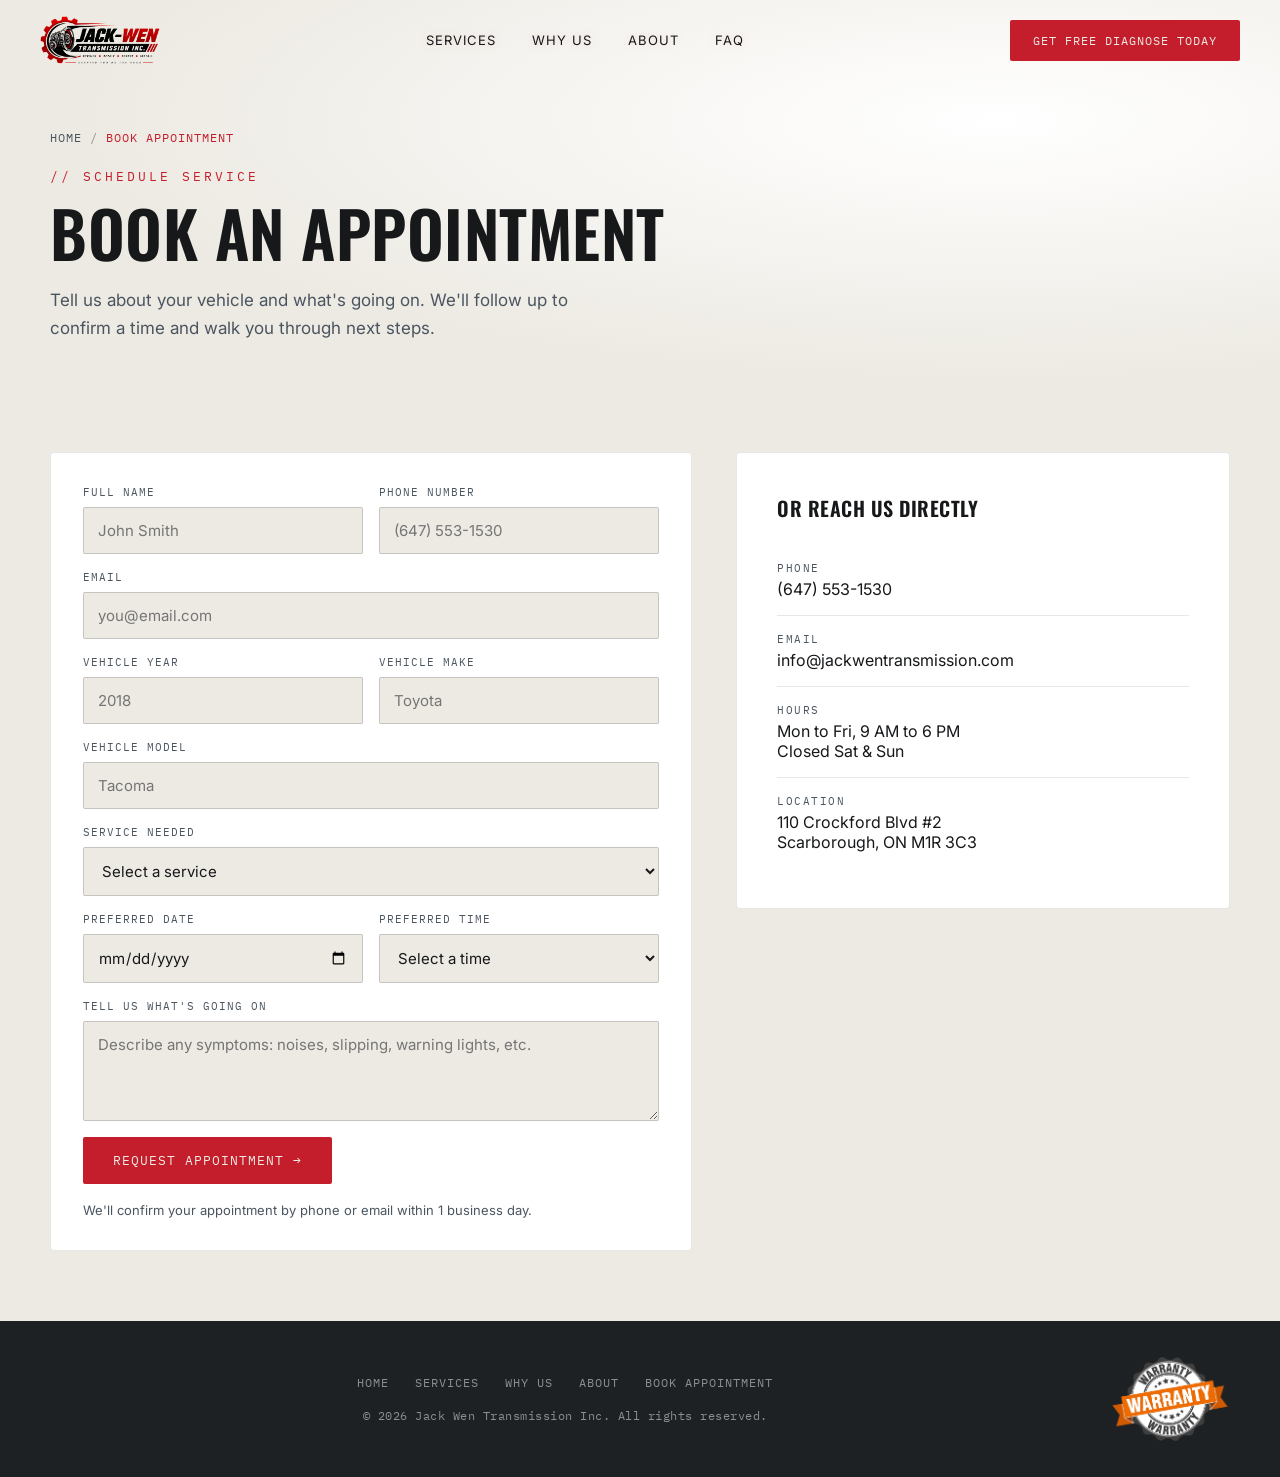
<file: site/book-appointment.html>
<!DOCTYPE html>
<html lang="en">
<head>
<meta charset="UTF-8">
<meta name="viewport" content="width=device-width, initial-scale=1.0">
<title>Book an Appointment | Jack Wen Transmission Inc.</title>
<link rel="preconnect" href="https://fonts.googleapis.com">
<link href="https://fonts.googleapis.com/css2?family=Oswald:wght@500;600;700&family=Inter:wght@400;500;600&family=IBM+Plex+Mono:wght@400;500;600&display=swap" rel="stylesheet">
<link rel="stylesheet" href="css/style.css?v=19">
</head>
<body>

<header>
  <div class="logo-mini">
    <a href="index.html"><img src="assets/logo.png" alt="Jack Wen Transmission Inc." class="logo-img"></a>
  </div>
  <nav class="navlinks">
    <a class="navlink" href="services.html">Services</a>
    <a class="navlink" href="why-us.html">Why Us</a>
    <a class="navlink" href="about.html">About</a>
    <a class="navlink" href="index.html#faq">FAQ</a>
      <a class="navlink navlink-cta" href="book-appointment.html">Get Free Diagnose Today</a>
  </nav>
  <a class="btn btn-primary" href="book-appointment.html">Get Free Diagnose Today</a>
  <button class="menu-toggle" aria-label="Toggle menu" aria-expanded="false"><span></span><span></span><span></span></button>
</header>

<!-- ================= PAGE HERO ================= -->
<section class="page-hero" style="padding-bottom:60px;">
  <div class="hero-bg"></div>
  <div class="wrap">
    <span class="breadcrumb"><a href="index.html">Home</a><span class="sep">/</span><span class="current">Book Appointment</span></span>
    <span class="eyebrow">// Schedule Service</span>
    <h1>Book an appointment</h1>
    <p>Tell us about your vehicle and what's going on. We'll follow up to confirm a time and walk you through next steps.</p>
  </div>
</section>

<!-- ================= APPOINTMENT FORM ================= -->
<section class="appt-section">
  <div class="wrap">
    <div class="appt-grid">
      <form class="appt-form" id="apptForm">
        <div class="form-success" id="formSuccess">Thanks! Your email app should now be open with your appointment request. Hit send and we'll get back to you shortly to confirm.</div>

        <div class="field">
          <label for="fname">Full Name</label>
          <input type="text" id="fname" name="fname" required placeholder="John Smith">
        </div>
        <div class="field">
          <label for="phone">Phone Number</label>
          <input type="tel" id="phone" name="phone" required placeholder="(647) 553-1530">
        </div>
        <div class="field full">
          <label for="email">Email</label>
          <input type="email" id="email" name="email" required placeholder="you@email.com">
        </div>

        <div class="field">
          <label for="year">Vehicle Year</label>
          <input type="text" id="year" name="year" required placeholder="2018">
        </div>
        <div class="field">
          <label for="make">Vehicle Make</label>
          <input type="text" id="make" name="make" required placeholder="Toyota">
        </div>
        <div class="field full">
          <label for="model">Vehicle Model</label>
          <input type="text" id="model" name="model" required placeholder="Tacoma">
        </div>

        <div class="field full">
          <label for="service">Service Needed</label>
          <select id="service" name="service" required>
            <option value="" disabled selected>Select a service</option>
            <option>Transmission Maintenance &amp; Service</option>
            <option>Transmission Repair</option>
            <option>High Performance Transmission</option>
            <option>Technological Diagnostics</option>
            <option>Transmission Leak Repair</option>
            <option>Transmission Overhaul</option>
            <option>Transmission Inspection &amp; Testing</option>
            <option>Transfer Case Repairs</option>
            <option>Differential Service</option>
            <option>Not Sure / Need a Diagnostic</option>
          </select>
        </div>

        <div class="field">
          <label for="date">Preferred Date</label>
          <input type="date" id="date" name="date">
        </div>
        <div class="field">
          <label for="time">Preferred Time</label>
          <select id="time" name="time">
            <option value="" disabled selected>Select a time</option>
            <option>9:00 AM to 11:00 AM</option>
            <option>11:00 AM to 1:00 PM</option>
            <option>1:00 PM to 3:00 PM</option>
            <option>3:00 PM to 5:00 PM</option>
          </select>
        </div>

        <div class="field full">
          <label for="message">Tell us what's going on</label>
          <textarea id="message" name="message" placeholder="Describe any symptoms: noises, slipping, warning lights, etc."></textarea>
        </div>

        <div class="submit-row">
          <button type="submit">Request Appointment &rarr;</button>
          <span class="form-note">We'll confirm your appointment by phone or email within 1 business day.</span>
        </div>
      </form>

      <div class="contact-card">
        <h3>Or reach us directly</h3>
        <div class="row">
          <span class="k">Phone</span>
          <a class="v" href="tel:+16475531530">(647) 553-1530</a>
        </div>
        <div class="row">
          <span class="k">Email</span>
          <a class="v" href="mailto:info@jackwentransmission.com">info@jackwentransmission.com</a>
        </div>
        <div class="row">
          <span class="k">Hours</span>
          <span class="v">Mon to Fri, 9 AM to 6 PM<br>Closed Sat &amp; Sun</span>
        </div>
        <div class="row">
          <span class="k">Location</span>
          <span class="v">110 Crockford Blvd #2<br>Scarborough, ON M1R 3C3</span>
        </div>
      </div>
    </div>
  </div>
</section>

<footer>
  <div class="wrap footer-inner">
    <div class="footer-main">
      <div class="footer-links">
        <a href="index.html">Home</a>
        <a href="services.html">Services</a>
        <a href="why-us.html">Why Us</a>
        <a href="about.html">About</a>
        <a href="book-appointment.html">Book Appointment</a>
      </div>
      <div>&copy; 2026 Jack Wen Transmission Inc. All rights reserved.</div>
    </div>
    <img src="assets/badges/warranty-badge.webp" alt="Warranty Badge" class="footer-badge">
  </div>
</footer>

<script src="js/header.js?v=3"></script>
<script src="js/reveal.js"></script>
<script src="js/appointment.js?v=2"></script>
</body>
</html>
</file>
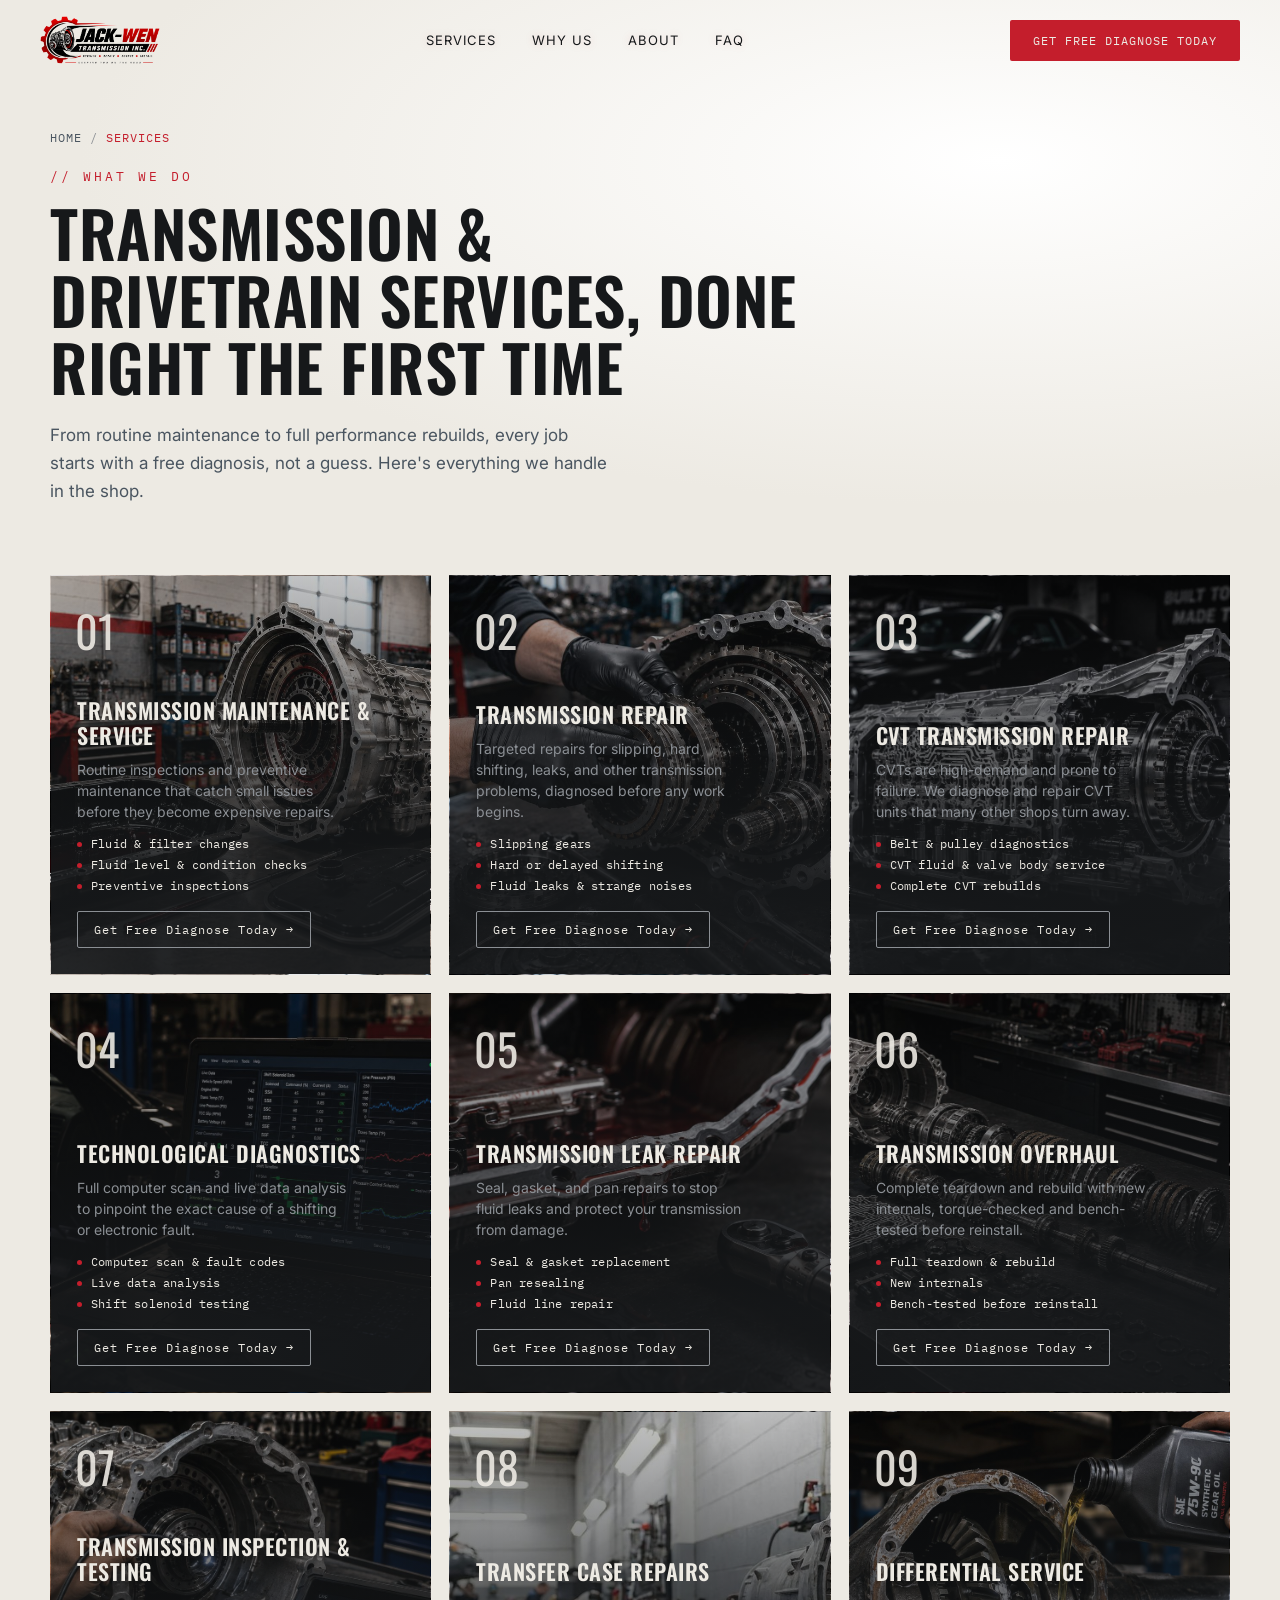
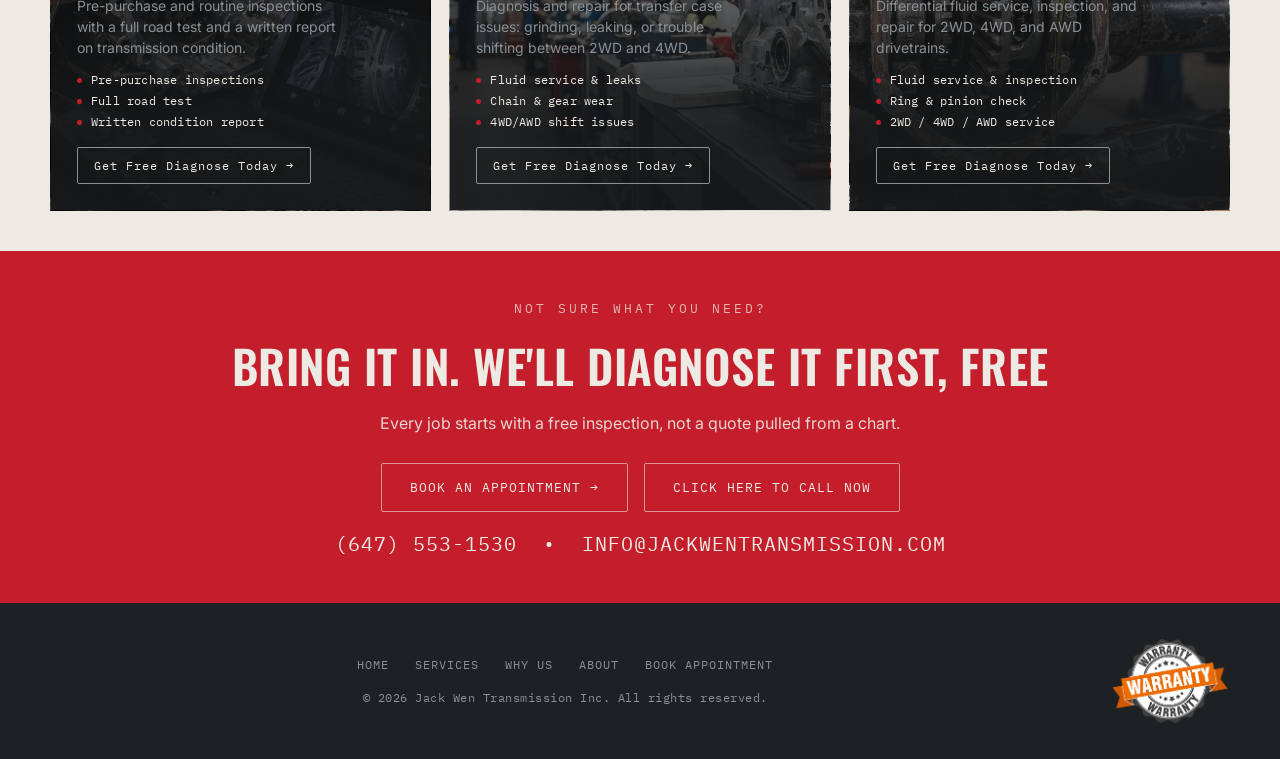
<file: site/services.html>
<!DOCTYPE html>
<html lang="en">
<head>
<meta charset="UTF-8">
<meta name="viewport" content="width=device-width, initial-scale=1.0">
<title>Services | Jack Wen Transmission Inc.</title>
<link rel="preconnect" href="https://fonts.googleapis.com">
<link href="https://fonts.googleapis.com/css2?family=Oswald:wght@500;600;700&family=Inter:wght@400;500;600&family=IBM+Plex+Mono:wght@400;500;600&display=swap" rel="stylesheet">
<link rel="stylesheet" href="css/style.css?v=19">
</head>
<body>

<header>
  <div class="logo-mini">
    <a href="index.html"><img src="assets/logo.png" alt="Jack Wen Transmission Inc." class="logo-img"></a>
  </div>
  <nav class="navlinks">
    <a class="navlink" href="services.html">Services</a>
    <a class="navlink" href="why-us.html">Why Us</a>
    <a class="navlink" href="about.html">About</a>
    <a class="navlink" href="index.html#faq">FAQ</a>
      <a class="navlink navlink-cta" href="book-appointment.html">Get Free Diagnose Today</a>
  </nav>
  <a class="btn btn-primary" href="book-appointment.html">Get Free Diagnose Today</a>
  <button class="menu-toggle" aria-label="Toggle menu" aria-expanded="false"><span></span><span></span><span></span></button>
</header>

<!-- ================= PAGE HERO ================= -->
<section class="page-hero">
  <div class="hero-bg"></div>
  <div class="wrap">
    <span class="breadcrumb"><a href="index.html">Home</a><span class="sep">/</span><span class="current">Services</span></span>
    <span class="eyebrow">// What We Do</span>
    <h1>Transmission &amp; drivetrain services, done right the first time</h1>
    <p>From routine maintenance to full performance rebuilds, every job starts with a free diagnosis, not a guess. Here's everything we handle in the shop.</p>
  </div>
</section>

<!-- ================= FULL SERVICES GRID ================= -->
<section class="section-light">
  <div class="wrap" style="padding-top:0;">
    <div class="services-grid-full">
      <div class="service-card" style="background-image:url('assets/services/maintenance.jpg')">
        <div class="num">01</div>
        <div class="content">
          <h3>Transmission Maintenance &amp; Service</h3>
          <p>Routine inspections and preventive maintenance that catch small issues before they become expensive repairs.</p>
          <ul class="bullets">
            <li>Fluid &amp; filter changes</li>
            <li>Fluid level &amp; condition checks</li>
            <li>Preventive inspections</li>
          </ul>
          <a class="learn" href="book-appointment.html">Get Free Diagnose Today &rarr;</a>
        </div>
      </div>
      <div class="service-card" style="background-image:url('assets/services/repair.jpg')">
        <div class="num">02</div>
        <div class="content">
          <h3>Transmission Repair</h3>
          <p>Targeted repairs for slipping, hard shifting, leaks, and other transmission problems, diagnosed before any work begins.</p>
          <ul class="bullets">
            <li>Slipping gears</li>
            <li>Hard or delayed shifting</li>
            <li>Fluid leaks &amp; strange noises</li>
          </ul>
          <a class="learn" href="book-appointment.html">Get Free Diagnose Today &rarr;</a>
        </div>
      </div>
      <div class="service-card" style="background-image:url('assets/services/performance.jpg')">
        <div class="num">03</div>
        <div class="content">
          <h3>CVT Transmission Repair</h3>
          <p>CVTs are high-demand and prone to failure. We diagnose and repair CVT units that many other shops turn away.</p>
          <ul class="bullets">
            <li>Belt &amp; pulley diagnostics</li>
            <li>CVT fluid &amp; valve body service</li>
            <li>Complete CVT rebuilds</li>
          </ul>
          <a class="learn" href="book-appointment.html">Get Free Diagnose Today &rarr;</a>
        </div>
      </div>
      <div class="service-card" style="background-image:url('assets/services/diagnostics.jpg')">
        <div class="num">04</div>
        <div class="content">
          <h3>Technological Diagnostics</h3>
          <p>Full computer scan and live data analysis to pinpoint the exact cause of a shifting or electronic fault.</p>
          <ul class="bullets">
            <li>Computer scan &amp; fault codes</li>
            <li>Live data analysis</li>
            <li>Shift solenoid testing</li>
          </ul>
          <a class="learn" href="book-appointment.html">Get Free Diagnose Today &rarr;</a>
        </div>
      </div>
      <div class="service-card" style="background-image:url('assets/services/leak-repair.jpg')">
        <div class="num">05</div>
        <div class="content">
          <h3>Transmission Leak Repair</h3>
          <p>Seal, gasket, and pan repairs to stop fluid leaks and protect your transmission from damage.</p>
          <ul class="bullets">
            <li>Seal &amp; gasket replacement</li>
            <li>Pan resealing</li>
            <li>Fluid line repair</li>
          </ul>
          <a class="learn" href="book-appointment.html">Get Free Diagnose Today &rarr;</a>
        </div>
      </div>
      <div class="service-card" style="background-image:url('assets/services/overhaul.jpg')">
        <div class="num">06</div>
        <div class="content">
          <h3>Transmission Overhaul</h3>
          <p>Complete teardown and rebuild with new internals, torque-checked and bench-tested before reinstall.</p>
          <ul class="bullets">
            <li>Full teardown &amp; rebuild</li>
            <li>New internals</li>
            <li>Bench-tested before reinstall</li>
          </ul>
          <a class="learn" href="book-appointment.html">Get Free Diagnose Today &rarr;</a>
        </div>
      </div>
      <div class="service-card" style="background-image:url('assets/services/inspection.jpg')">
        <div class="num">07</div>
        <div class="content">
          <h3>Transmission Inspection &amp; Testing</h3>
          <p>Pre-purchase and routine inspections with a full road test and a written report on transmission condition.</p>
          <ul class="bullets">
            <li>Pre-purchase inspections</li>
            <li>Full road test</li>
            <li>Written condition report</li>
          </ul>
          <a class="learn" href="book-appointment.html">Get Free Diagnose Today &rarr;</a>
        </div>
      </div>
      <div class="service-card" style="background-image:url('assets/services/transfer-case.jpg')">
        <div class="num">08</div>
        <div class="content">
          <h3>Transfer Case Repairs</h3>
          <p>Diagnosis and repair for transfer case issues: grinding, leaking, or trouble shifting between 2WD and 4WD.</p>
          <ul class="bullets">
            <li>Fluid service &amp; leaks</li>
            <li>Chain &amp; gear wear</li>
            <li>4WD/AWD shift issues</li>
          </ul>
          <a class="learn" href="book-appointment.html">Get Free Diagnose Today &rarr;</a>
        </div>
      </div>
      <div class="service-card" style="background-image:url('assets/services/differential.jpg')">
        <div class="num">09</div>
        <div class="content">
          <h3>Differential Service</h3>
          <p>Differential fluid service, inspection, and repair for 2WD, 4WD, and AWD drivetrains.</p>
          <ul class="bullets">
            <li>Fluid service &amp; inspection</li>
            <li>Ring &amp; pinion check</li>
            <li>2WD / 4WD / AWD service</li>
          </ul>
          <a class="learn" href="book-appointment.html">Get Free Diagnose Today &rarr;</a>
        </div>
      </div>
    </div>
  </div>
</section>

<!-- ================= CTA STRIP ================= -->
<section class="cta-strip">
  <div class="wrap">
    <span class="eyebrow">Not Sure What You Need?</span>
    <h2>Bring it in. We'll diagnose it first, free</h2>
    <p>Every job starts with a free inspection, not a quote pulled from a chart.</p>
    <div class="cta-row" style="justify-content:center;">
      <a href="book-appointment.html" class="btn btn-ghost-light">Book an Appointment &rarr;</a>
      <a href="tel:+16475531530" class="btn btn-ghost-light">Click Here to Call Now</a>
    </div>
    <span class="phone">(647) 553-1530 &nbsp;&bull;&nbsp; INFO@JACKWENTRANSMISSION.COM</span>
  </div>
</section>

<footer>
  <div class="wrap footer-inner">
    <div class="footer-main">
      <div class="footer-links">
        <a href="index.html">Home</a>
        <a href="services.html">Services</a>
        <a href="why-us.html">Why Us</a>
        <a href="about.html">About</a>
        <a href="book-appointment.html">Book Appointment</a>
      </div>
      <div>&copy; 2026 Jack Wen Transmission Inc. All rights reserved.</div>
    </div>
    <img src="assets/badges/warranty-badge.webp" alt="Warranty Badge" class="footer-badge">
  </div>
</footer>

<script src="js/header.js?v=3"></script>
<script src="js/reveal.js"></script>
</body>
</html>
</file>
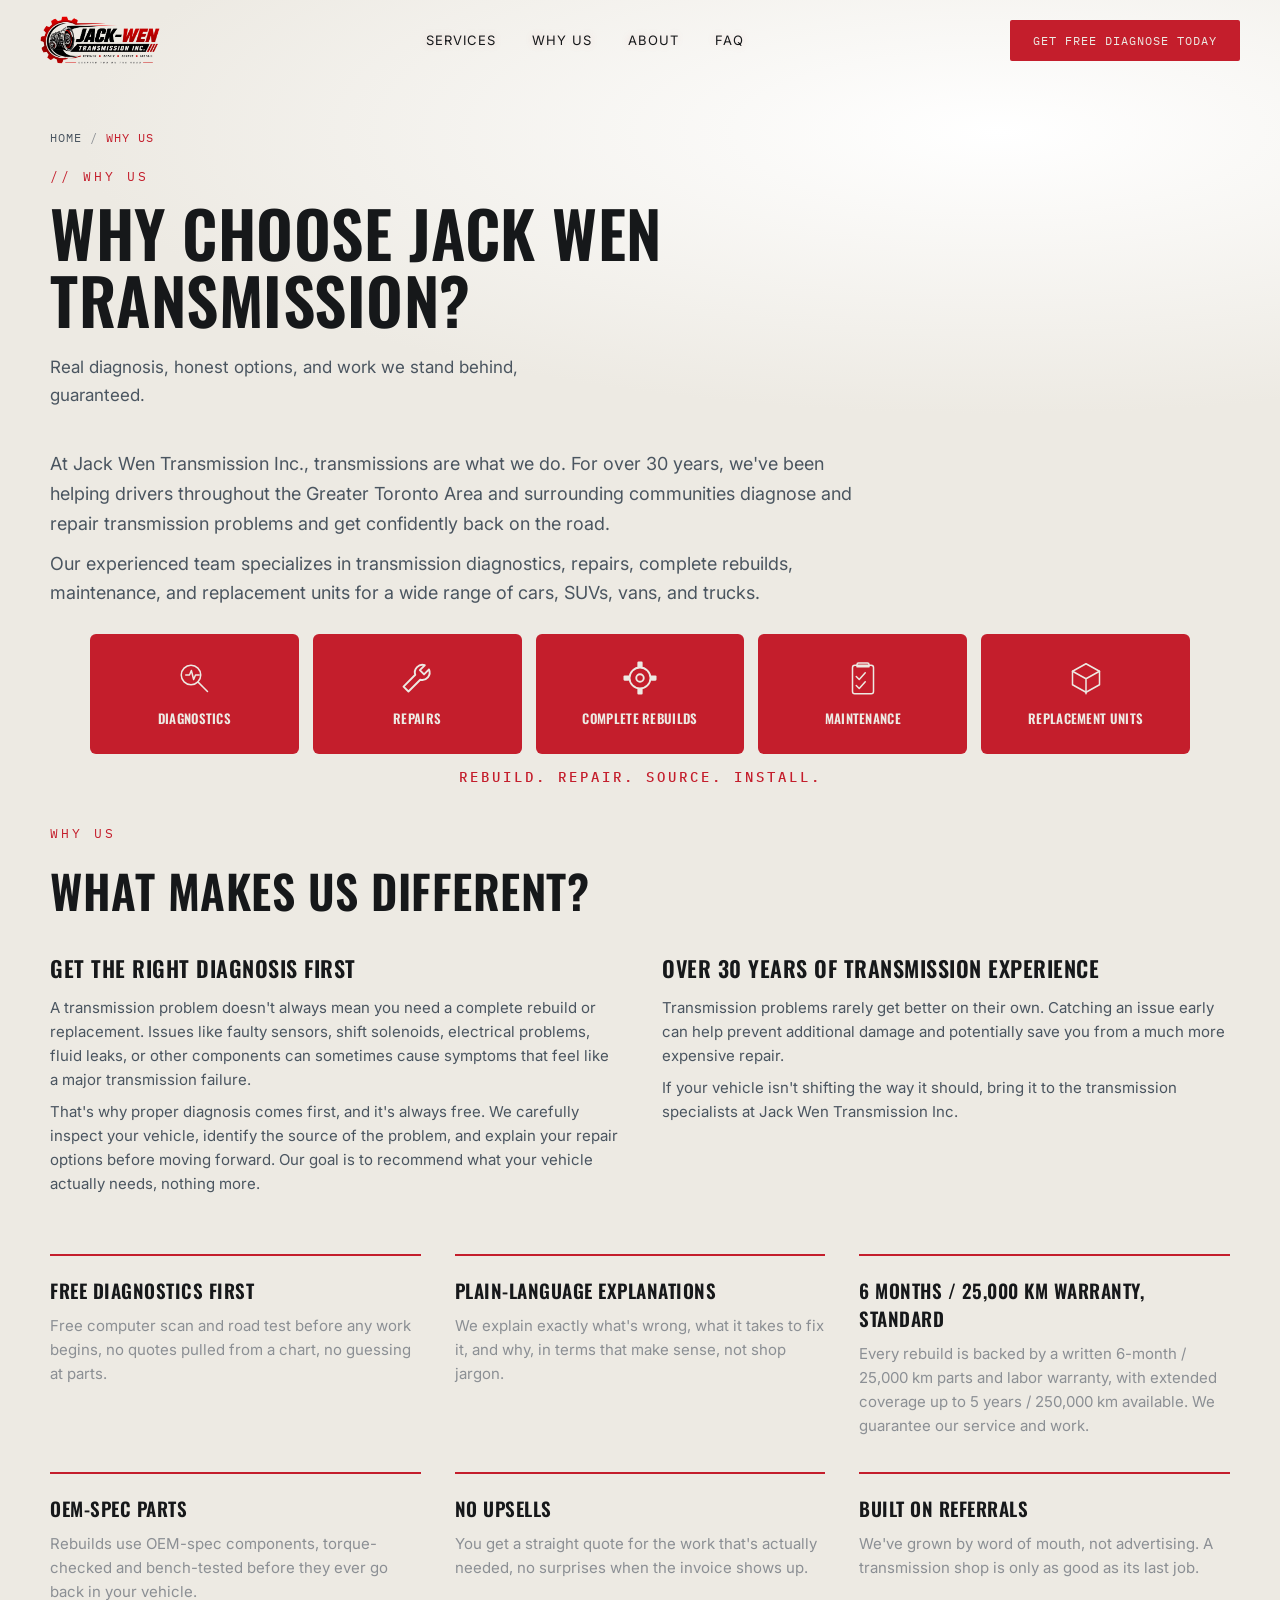
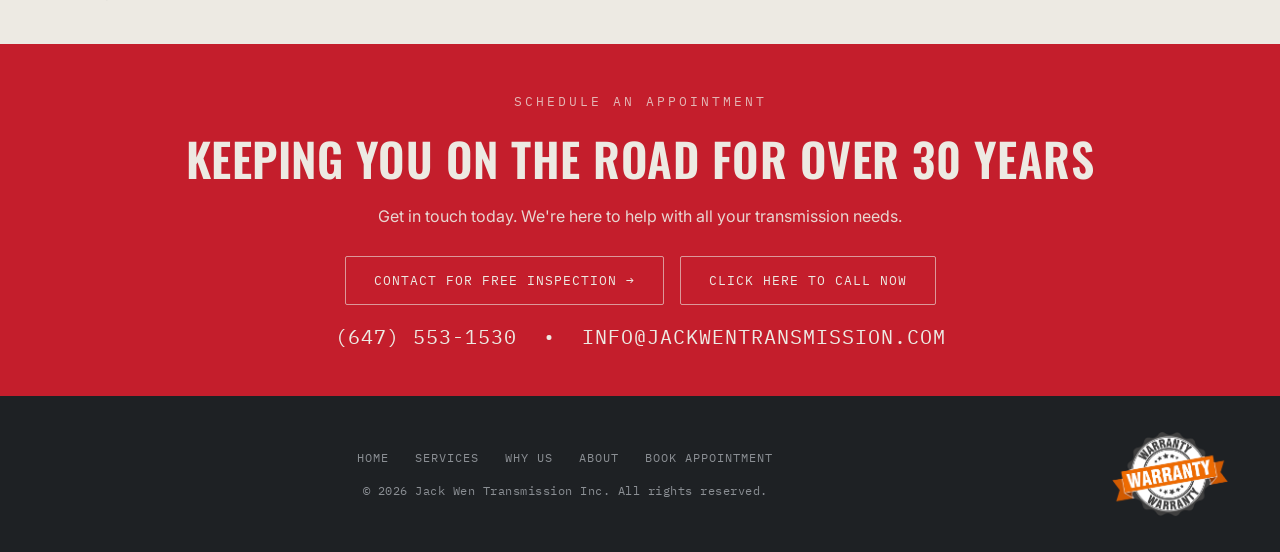
<file: site/why-us.html>
<!DOCTYPE html>
<html lang="en">
<head>
<meta charset="UTF-8">
<meta name="viewport" content="width=device-width, initial-scale=1.0">
<title>Why Us | Jack Wen Transmission Inc.</title>
<link rel="preconnect" href="https://fonts.googleapis.com">
<link href="https://fonts.googleapis.com/css2?family=Oswald:wght@500;600;700&family=Inter:wght@400;500;600&family=IBM+Plex+Mono:wght@400;500;600&display=swap" rel="stylesheet">
<link rel="stylesheet" href="css/style.css?v=19">
</head>
<body>

<header>
  <div class="logo-mini">
    <a href="index.html"><img src="assets/logo.png" alt="Jack Wen Transmission Inc." class="logo-img"></a>
  </div>
  <nav class="navlinks">
    <a class="navlink" href="services.html">Services</a>
    <a class="navlink" href="why-us.html">Why Us</a>
    <a class="navlink" href="about.html">About</a>
    <a class="navlink" href="index.html#faq">FAQ</a>
      <a class="navlink navlink-cta" href="book-appointment.html">Get Free Diagnose Today</a>
  </nav>
  <a class="btn btn-primary" href="book-appointment.html">Get Free Diagnose Today</a>
  <button class="menu-toggle" aria-label="Toggle menu" aria-expanded="false"><span></span><span></span><span></span></button>
</header>

<!-- ================= PAGE HERO ================= -->
<section class="page-hero">
  <div class="hero-bg"></div>
  <div class="wrap">
    <span class="breadcrumb"><a href="index.html">Home</a><span class="sep">/</span><span class="current">Why Us</span></span>
    <span class="eyebrow">// Why Us</span>
    <h1>Why choose Jack Wen Transmission?</h1>
    <p>Real diagnosis, honest options, and work we stand behind, guaranteed.</p>
  </div>
</section>

<!-- ================= INTRO ================= -->
<section class="intro-block">
  <div class="wrap">
    <div class="intro-copy">
      <p>At Jack Wen Transmission Inc., transmissions are what we do. For over 30 years, we've been helping drivers throughout the Greater Toronto Area and surrounding communities diagnose and repair transmission problems and get confidently back on the road.</p>
      <p>Our experienced team specializes in transmission diagnostics, repairs, complete rebuilds, maintenance, and replacement units for a wide range of cars, SUVs, vans, and trucks.</p>
    </div>

    <div class="specialty-cards">
      <div class="specialty-card">
        <span class="icon"><svg viewBox="0 0 48 48" fill="none" stroke="currentColor" stroke-width="2" stroke-linecap="round" stroke-linejoin="round"><circle cx="20" cy="20" r="13"/><path d="M29.5 29.5L42 42"/><path d="M13 20h5l2.5-6 3 12 2.5-6H31"/></svg></span>
        <h3>Diagnostics</h3>
      </div>
      <div class="specialty-card">
        <span class="icon"><svg viewBox="0 0 48 48" fill="none" stroke="currentColor" stroke-width="2.5" stroke-linecap="round" stroke-linejoin="round"><path d="M40 12.6l-6.6 6.6-5.6-5.6 6.6-6.6a10 10 0 00-12.7 12.7L6 35.4 12.6 42l15.7-15.7A10 10 0 0040 12.6z"/></svg></span>
        <h3>Repairs</h3>
      </div>
      <div class="specialty-card">
        <span class="icon"><svg viewBox="0 0 48 48"><circle cx="24" cy="24" r="14" fill="none" stroke="currentColor" stroke-width="2.5"/><rect x="20.5" y="2" width="7" height="8" rx="1.5" fill="currentColor"/><rect x="20.5" y="38" width="7" height="8" rx="1.5" fill="currentColor"/><rect x="2" y="20.5" width="8" height="7" rx="1.5" fill="currentColor"/><rect x="38" y="20.5" width="8" height="7" rx="1.5" fill="currentColor"/><circle cx="24" cy="24" r="5" fill="none" stroke="currentColor" stroke-width="2.5"/></svg></span>
        <h3>Complete Rebuilds</h3>
      </div>
      <div class="specialty-card">
        <span class="icon"><svg viewBox="0 0 48 48" fill="none" stroke="currentColor" stroke-width="2" stroke-linecap="round" stroke-linejoin="round"><rect x="10" y="7" width="28" height="38" rx="3"/><path d="M18 4h12a2 2 0 0 1 2 2v3H16V6a2 2 0 0 1 2-2z"/><path d="M15 22l4 4 8-9M15 34l4 4 8-9"/></svg></span>
        <h3>Maintenance</h3>
      </div>
      <div class="specialty-card">
        <span class="icon"><svg viewBox="0 0 48 48" fill="none" stroke="currentColor" stroke-width="2" stroke-linecap="round" stroke-linejoin="round"><path d="M24 5L6 15v18l18 10 18-10V15z"/><path d="M6 15l18 10 18-10M24 25v20"/></svg></span>
        <h3>Replacement Units</h3>
      </div>
    </div>

    <span class="tagline">Rebuild. Repair. Source. Install.</span>
  </div>
</section>

<!-- ================= DIAGNOSIS / EXPERIENCE ================= -->
<section class="section-light" style="padding-top:0;">
  <div class="wrap">
    <span class="eyebrow">Why Us</span>
    <h2 style="font-size:clamp(30px,3.8vw,46px); max-width:720px;">What makes us different?</h2>

    <div class="why-highlights">
      <div>
        <h3>Get the Right Diagnosis First</h3>
        <p>A transmission problem doesn't always mean you need a complete rebuild or replacement. Issues like faulty sensors, shift solenoids, electrical problems, fluid leaks, or other components can sometimes cause symptoms that feel like a major transmission failure.</p>
        <p>That's why proper diagnosis comes first, and it's always free. We carefully inspect your vehicle, identify the source of the problem, and explain your repair options before moving forward. Our goal is to recommend what your vehicle actually needs, nothing more.</p>
      </div>
      <div>
        <h3>Over 30 Years of Transmission Experience</h3>
        <p>Transmission problems rarely get better on their own. Catching an issue early can help prevent additional damage and potentially save you from a much more expensive repair.</p>
        <p>If your vehicle isn't shifting the way it should, bring it to the transmission specialists at Jack Wen Transmission Inc.</p>
      </div>
    </div>

    <div class="values-grid">
      <div class="value-card">
        <h3>Free Diagnostics First</h3>
        <p>Free computer scan and road test before any work begins, no quotes pulled from a chart, no guessing at parts.</p>
      </div>
      <div class="value-card">
        <h3>Plain-Language Explanations</h3>
        <p>We explain exactly what's wrong, what it takes to fix it, and why, in terms that make sense, not shop jargon.</p>
      </div>
      <div class="value-card">
        <h3>6 Months / 25,000 KM Warranty, Standard</h3>
        <p>Every rebuild is backed by a written 6-month / 25,000 km parts and labor warranty, with extended coverage up to 5 years / 250,000 km available. We guarantee our service and work.</p>
      </div>
      <div class="value-card">
        <h3>OEM-Spec Parts</h3>
        <p>Rebuilds use OEM-spec components, torque-checked and bench-tested before they ever go back in your vehicle.</p>
      </div>
      <div class="value-card">
        <h3>No Upsells</h3>
        <p>You get a straight quote for the work that's actually needed, no surprises when the invoice shows up.</p>
      </div>
      <div class="value-card">
        <h3>Built on Referrals</h3>
        <p>We've grown by word of mouth, not advertising. A transmission shop is only as good as its last job.</p>
      </div>
    </div>
  </div>
</section>

<!-- ================= CTA STRIP ================= -->
<section class="cta-strip">
  <div class="wrap">
    <span class="eyebrow">Schedule an Appointment</span>
    <h2>Keeping you on the road for over 30 years</h2>
    <p>Get in touch today. We're here to help with all your transmission needs.</p>
    <div class="cta-row" style="justify-content:center;">
      <a href="book-appointment.html" class="btn btn-ghost-light">Contact for Free Inspection &rarr;</a>
      <a href="tel:+16475531530" class="btn btn-ghost-light">Click Here to Call Now</a>
    </div>
    <span class="phone">(647) 553-1530 &nbsp;&bull;&nbsp; INFO@JACKWENTRANSMISSION.COM</span>
  </div>
</section>

<footer>
  <div class="wrap footer-inner">
    <div class="footer-main">
      <div class="footer-links">
        <a href="index.html">Home</a>
        <a href="services.html">Services</a>
        <a href="why-us.html">Why Us</a>
        <a href="about.html">About</a>
        <a href="book-appointment.html">Book Appointment</a>
      </div>
      <div>&copy; 2026 Jack Wen Transmission Inc. All rights reserved.</div>
    </div>
    <img src="assets/badges/warranty-badge.webp" alt="Warranty Badge" class="footer-badge">
  </div>
</footer>

<script src="js/header.js?v=3"></script>
<script src="js/reveal.js"></script>
</body>
</html>
</file>
<file: css/style.css>
:root{
    --graphite:#16181A;
    --graphite-2:#1E2124;
    --chrome:#EDEAE3;
    --red:#C41E2C;
    --amber:#D89A3E;
    --steel:#4A5560;
    --steel-light:#8B8F94;
  }
  *{box-sizing:border-box; margin:0; padding:0;}
  html{scroll-behavior:smooth;}
  body{background:var(--chrome); color:var(--graphite); font-family:'Inter',sans-serif; overflow-x:hidden;}
  a{color:inherit; text-decoration:none;}
  img{max-width:100%; display:block;}
  h1,h2,h3{font-family:'Oswald'; font-weight:600; text-transform:uppercase; letter-spacing:0.5px;}
  .eyebrow{font-family:'IBM Plex Mono'; font-size:13px; letter-spacing:3px; text-transform:uppercase; color:var(--red); margin-bottom:14px; display:inline-block;}
  .wrap{width:100%; margin:0 auto; padding:0 50px;}
  .btn{font-family:'IBM Plex Mono'; font-size:13px; letter-spacing:1px; text-transform:uppercase; padding:15px 28px; display:inline-flex; align-items:center; gap:10px; border-radius:2px; border:1px solid transparent; cursor:pointer; transition:opacity .2s;}
  .btn:hover{opacity:0.85;}
  .btn-primary{background:var(--red); color:var(--chrome);}
  .btn-ghost-dark{border-color:var(--graphite); color:var(--graphite);}
  .btn-ghost-light{border-color:var(--steel-light); color:var(--chrome);}

  /* ---------------- HEADER ---------------- */
  header{
    position:fixed; top:0; left:0; right:0; z-index:100;
    display:grid; grid-template-columns:auto 1fr auto; align-items:center; gap:24px;
    padding:16px 40px;
    background:var(--chrome);
    border-bottom:1px solid rgba(22,24,26,0.08);
    transition:transform 0.35s ease;
  }
  header.header-hidden{transform:translateY(-100%);}
  .logo-mini{display:flex; align-items:center; gap:10px;}
  .logo-img{height:48px; width:auto;}
  nav.navlinks{display:flex; align-items:center; justify-content:center; gap:36px;}
  nav.navlinks a.navlink{font-size:13px; letter-spacing:1px; color:var(--graphite); text-transform:uppercase; text-shadow:0 0 10px rgba(196,30,44,0.18); transition:color .2s, text-shadow .2s;}
  nav.navlinks a.navlink:hover{color:var(--red); text-shadow:0 0 14px rgba(196,30,44,0.45);}
  header .btn-primary{padding:12px 22px; font-size:12px; justify-self:end;}
  .navlink-cta{display:none;}
  .menu-toggle{display:none; width:30px; height:20px; position:relative; background:none; border:none; cursor:pointer; padding:0; z-index:101;}
  .menu-toggle span{display:block; position:absolute; left:0; width:100%; height:2px; background:var(--graphite); transition:transform .25s ease, opacity .2s ease;}
  .menu-toggle span:nth-child(1){top:0;}
  .menu-toggle span:nth-child(2){top:9px;}
  .menu-toggle span:nth-child(3){top:18px;}
  .menu-toggle.active span:nth-child(1){transform:translateY(9px) rotate(45deg);}
  .menu-toggle.active span:nth-child(2){opacity:0;}
  .menu-toggle.active span:nth-child(3){transform:translateY(-9px) rotate(-45deg);}

  /* ---------------- HERO ---------------- */
  .hero{
    position:relative; min-height:88vh; background:var(--graphite); overflow:hidden;
    display:flex; align-items:center;
  }
  .hero-bg{
    position:absolute; inset:0;
    background: radial-gradient(ellipse at 78% 55%, #ffffff 0%, var(--chrome) 65%);
  }

  /* Full-bleed hero background video + readability overlay */
  .hero-media{position:absolute; inset:0; z-index:0; overflow:hidden; background:var(--graphite);}
  .hero-video{
    display:block; width:100%; height:100%;
    object-fit:cover; object-position:center center;
  }
  .hero-overlay{
    position:absolute; inset:0; pointer-events:none;
    background:
      linear-gradient(180deg, rgba(16,24,32,0.55) 0%, rgba(16,24,32,0) 30%, rgba(16,24,32,0) 62%, rgba(16,24,32,0.55) 100%),
      linear-gradient(90deg, rgba(14,16,18,0.90) 0%, rgba(14,16,18,0.80) 38%, rgba(14,16,18,0.44) 62%, rgba(14,16,18,0.32) 100%);
  }

  /* Hero copy sits on dark footage now — lift it off the background */
  .hero .eyebrow{color:#F2545F;}
  .hero h1.hero-title{color:#fff; text-shadow:0 2px 18px rgba(0,0,0,0.45);}
  .hero h1.hero-title .accent{color:#F2545F;}
  .hero .hero-subtitle{color:#fff; text-shadow:0 1px 10px rgba(0,0,0,0.4);}
  .hero .hero-sub{color:rgba(237,234,227,0.88);}
  .hero .hero-bullets li{color:rgba(237,234,227,0.88); text-shadow:0 1px 8px rgba(0,0,0,0.4);}
  .hero .hero-bullets li strong{color:#fff;}
  .hero .hero-stats .hero-stat-num{color:#F2545F;}
  .hero .hero-stats .hero-stat-label{color:rgba(237,234,227,0.72);}
  .hero .btn-ghost-dark{border-color:rgba(237,234,227,0.6); color:var(--chrome);}
  .hero .btn-ghost-dark:hover{background:rgba(237,234,227,0.12); border-color:var(--chrome);}
  .hero-inner{
    position:relative; z-index:2; width:100%; margin:0 auto; padding:0 50px;
    display:grid; grid-template-columns:1.05fr 1fr; align-items:center; gap:20px;
  }
  h1.hero-title{color:var(--graphite); font-size:clamp(42px,5.4vw,74px); line-height:1.02; margin-bottom:22px;}
  h1.hero-title .accent{color:var(--red);}
  .hero-sub{color:var(--steel); font-size:17px; line-height:1.65; max-width:440px; margin-bottom:34px;}
  .hero-subtitle{font-family:'Oswald'; font-weight:600; text-transform:uppercase; letter-spacing:0.5px; font-size:16px; color:var(--graphite); margin-bottom:16px;}
  .hero-bullets{list-style:none; margin:0 0 30px; padding:0; display:flex; flex-direction:column; gap:9px; max-width:460px;}
  .hero-bullets li{display:flex; align-items:baseline; gap:10px; font-family:'IBM Plex Mono'; font-size:13px; letter-spacing:0.2px; color:var(--steel);}
  .hero-bullets li::before{content:''; width:6px; height:6px; background:var(--red); border-radius:50%; flex-shrink:0; transform:translateY(-1px);}
  .hero-bullets li strong{font-weight:600; color:var(--graphite);}
  .cta-row{display:flex; gap:16px; flex-wrap:wrap;}
  .hero-stats{display:flex; gap:40px; margin-top:26px;}
  .hero-stats .hero-stat-num{display:block; font-family:'Oswald'; font-weight:600; font-size:34px; color:var(--red); line-height:1;}
  .hero-stats .hero-stat-label{display:block; font-family:'IBM Plex Mono'; font-size:11px; letter-spacing:1px; text-transform:uppercase; color:var(--steel); margin-top:6px;}

  .stage{position:relative; height:460px;}

  .scroll-cue{position:absolute; bottom:26px; left:50%; transform:translateX(-50%); font-family:'IBM Plex Mono'; font-size:11px; letter-spacing:2px; color:var(--steel); display:flex; flex-direction:column; align-items:center; gap:8px;}
  .scroll-cue .bar{width:1px; height:34px; background:linear-gradient(var(--red),transparent);}

  /* ---------------- HERO SLIDES (manual carousel) ---------------- */
  .hero-slide{position:absolute; inset:0; z-index:2; display:flex; align-items:center; opacity:0; visibility:hidden; transform:translateX(0); transition:opacity .6s ease, transform .6s ease;}
  .hero-slide.active{opacity:1; visibility:visible; transform:translateX(0); z-index:3;}
  .hero-slide.enter-right{visibility:visible; opacity:0; transform:translateX(70px); transition:none;}
  .hero-slide.enter-left{visibility:visible; opacity:0; transform:translateX(-70px); transition:none;}
  .hero-slide.leave-left{visibility:visible; opacity:0; transform:translateX(-70px);}
  .hero-slide.leave-right{visibility:visible; opacity:0; transform:translateX(70px);}
  @media (prefers-reduced-motion: reduce){ .hero-slide{transition:opacity .3s ease; transform:none !important;} }

  .hero-arrow{position:absolute; top:50%; transform:translateY(-50%); z-index:5; width:40px; height:40px; border-radius:50%; background:rgba(255,255,255,0.85); border:1px solid rgba(22,24,26,0.1); display:flex; align-items:center; justify-content:center; cursor:pointer; color:var(--graphite); transition:background .2s;}
  .hero-arrow:hover{background:#fff;}
  .hero-arrow svg{width:18px; height:18px;}
  .hero-arrow.prev{left:8px;}
  .hero-arrow.next{right:8px;}
  @media (max-width:900px){ .hero-arrow{width:32px; height:32px;} .hero-arrow svg{width:14px; height:14px;} .hero-arrow.prev{left:4px;} .hero-arrow.next{right:4px;} }

  .trust-strip{position:relative; background:var(--graphite); z-index:5; padding:32px 0;}
  .trust-strip-grid{display:grid; grid-template-columns:repeat(4,1fr);}
  .trust-item{display:flex; align-items:flex-start; gap:12px; padding:0 18px;}
  .trust-item:not(:last-child){border-right:1px solid rgba(237,234,227,0.14);}
  .trust-item .icon{width:28px; height:28px; color:var(--red); flex-shrink:0; margin-top:1px;}
  .trust-item .icon svg{width:100%; height:100%;}
  .trust-item h3{font-family:'Oswald'; font-weight:600; text-transform:uppercase; letter-spacing:0.1px; font-size:12px; color:var(--chrome); line-height:1.3; margin-bottom:4px; white-space:nowrap;}
  .trust-item p{font-family:'Inter'; font-size:12.5px; line-height:1.4; color:var(--steel-light); margin:0;}
  @media (max-width:900px){
    .trust-strip{padding:26px 0;}
    .trust-strip-grid{grid-template-columns:repeat(2,1fr); row-gap:24px; column-gap:10px;}
    .trust-item{padding:0 14px; border-right:none;}
    .trust-item:nth-child(odd){border-right:1px solid rgba(237,234,227,0.14);}
  }
  @media (max-width:520px){
    .trust-strip-grid{grid-template-columns:1fr; row-gap:20px;}
    .trust-item{padding:0 4px 20px; border-right:none !important; border-bottom:1px solid rgba(237,234,227,0.14);}
    .trust-item:last-child{padding-bottom:0; border-bottom:none;}
  }
  .hero-inner.stack{grid-template-columns:1fr; gap:44px;}
  .hero-inner.stack > div:first-child{max-width:640px;}
  .warranty-badge{position:absolute; top:50%; right:250px; width:230px; height:auto; z-index:3; filter:drop-shadow(0 12px 26px rgba(22,24,26,0.28)); opacity:0; transform:translateY(-50%) translateX(40px) scale(0.85);}
  .hero-slide.active .warranty-badge{animation:badgePop .7s cubic-bezier(.34,1.56,.64,1) .2s forwards;}
  @keyframes badgePop{
    from{opacity:0; transform:translateY(-50%) translateX(40px) scale(0.85);}
    to{opacity:1; transform:translateY(-50%) translateX(0) scale(1);}
  }
  @media (max-width:1300px){ .warranty-badge{width:180px; right:170px;} }
  @media (max-width:1100px){ .warranty-badge{width:140px; right:110px;} }
  @media (max-width:900px){ .warranty-badge{display:none;} }
  @media (prefers-reduced-motion: reduce){ .warranty-badge{animation:none !important; opacity:1; transform:translateY(-50%);} }
  .hero-points{display:grid; grid-template-columns:repeat(3,1fr); gap:18px;}
  .hero-point{display:flex; flex-direction:column; align-items:flex-start; gap:12px; padding:26px 22px; background:var(--red); border-radius:6px;}
  .hero-point .icon{display:block; width:36px; height:36px; flex-shrink:0; color:var(--chrome);}
  .hero-point .icon svg{width:100%; height:100%;}
  .hero-point .icon .icon-img{width:100%; height:100%; object-fit:contain; filter:brightness(0) invert(1);}
  .hero-point h3{color:var(--chrome); font-size:16px; margin-bottom:2px;}
  .hero-point p{color:rgba(237,234,227,0.85); font-size:13px; line-height:1.5;}
  @media (max-width:900px){ .hero-points{grid-template-columns:repeat(2,1fr);} }
  .hero-points.compact{width:100%; gap:18px;}
  .hero-points.compact .hero-point{padding:20px 18px; gap:10px; border-radius:5px;}
  .hero-points.compact .hero-point .icon{width:28px; height:28px;}
  .hero-points.compact .hero-point h3{font-size:14px; letter-spacing:0.2px; margin-bottom:3px;}
  .hero-points.compact .hero-point p{font-size:12.5px; line-height:1.5;}
  @media (max-width:900px){ .hero-points.compact{max-width:100%;} }
  .hero-dots{position:absolute; z-index:3; bottom:38px; left:50%; transform:translateX(-50%); display:flex; gap:10px;}
  .hero-dot{width:34px; height:3px; background:rgba(237,234,227,0.32); border:none; padding:0; cursor:pointer; transition:background .3s;}
  .hero-dot.active{background:#F2545F;}
  @media (max-width:900px){ .hero-dots{bottom:20px;} }

  /* ---------------- SERVICES ---------------- */
  .section-light{background:var(--chrome); padding:40px 0; position:relative;}
  .services-head{display:grid; grid-template-columns:1.3fr 1fr; align-items:start; gap:24px; margin-bottom:40px;}
  .services-head h2{font-size:clamp(34px,4.4vw,56px); line-height:1.05;}
  .services-head .btn-row{display:flex; gap:14px; margin-top:26px; flex-wrap:wrap;}
  .side-label{writing-mode:vertical-rl; font-family:'Oswald'; font-size:64px; color:rgba(22,24,26,0.06); justify-self:end; text-transform:uppercase; letter-spacing:2px;}

  .service-grid{display:grid; grid-template-columns:repeat(3,1fr); gap:18px;}
  .service-card{position:relative; display:flex; flex-direction:column; padding:28px 26px; background:#fff; border:1px solid rgba(22,24,26,0.08); border-top:3px solid var(--red); border-radius:10px; box-shadow:0 10px 24px rgba(22,24,26,0.08), 0 2px 6px rgba(22,24,26,0.05); transition:transform .25s ease, box-shadow .25s ease;}
  .service-card:hover{transform:translateY(-6px); box-shadow:0 18px 34px rgba(22,24,26,0.14), 0 4px 10px rgba(22,24,26,0.07);}
  .service-card .num{font-family:'Oswald'; font-size:34px; color:var(--red); margin-bottom:6px;}
  .service-card .content{position:relative;}
  .service-card h3{color:var(--graphite); font-size:21px; line-height:1.2; margin-bottom:10px;}
  .service-card p{color:var(--steel); font-size:14.5px; line-height:1.55; margin-bottom:16px;}
  .service-card .bullets{list-style:none; margin:0 0 20px; padding:0; display:flex; flex-direction:column; gap:7px;}
  .service-card .bullets li{font-family:'IBM Plex Mono'; font-size:12px; letter-spacing:0.2px; color:var(--steel); display:flex; align-items:baseline; gap:9px;}
  .service-card .bullets li::before{content:''; width:5px; height:5px; background:var(--red); border-radius:50%; flex-shrink:0; transform:translateY(-1px);}
  .service-card .learn{font-family:'IBM Plex Mono'; font-size:12px; letter-spacing:1px; color:var(--red); border:1px solid rgba(22,24,26,0.14); display:inline-flex; align-items:center; gap:8px; padding:10px 16px; border-radius:2px; margin-top:auto; width:fit-content; transition:background .2s, color .2s, border-color .2s;}
  .service-card .learn:hover{background:var(--red); color:var(--chrome); border-color:var(--red);}
  @media (max-width:900px){ .service-grid{grid-template-columns:1fr;} }

  /* ---------------- WHY US (homepage — light, matches hero/services) ---------------- */
  .why-section{background:var(--chrome); padding:40px 0;}
  .why-grid{display:grid; grid-template-columns:1.1fr 1fr; gap:44px; align-items:center;}
  .why-inner{max-width:520px;}
  .why-inner h2{font-size:clamp(32px,4vw,50px); margin-bottom:18px; color:var(--graphite);}
  .why-inner p{color:var(--steel); font-size:17px; line-height:1.65; margin-bottom:24px;}
  .why-photo img{width:100%; height:100%; min-height:280px; object-fit:cover; border-radius:16px; filter:grayscale(0.2) contrast(1.05); box-shadow:0 18px 36px rgba(22,24,26,0.18), 0 4px 12px rgba(22,24,26,0.08);}
  @media (max-width:900px){ .why-grid{grid-template-columns:1fr;} .why-photo{order:-1;} .why-photo img{min-height:240px;} }

  /* ---------------- ABOUT (matches homepage light theme) ---------------- */
  .about{background:var(--chrome); color:var(--graphite); padding:40px 0;}
  .about-grid{display:grid; grid-template-columns:1fr 1fr; gap:44px; align-items:center;}
  .about-grid img{border-radius:16px; filter:grayscale(0.3) contrast(1.05); box-shadow:0 18px 36px rgba(22,24,26,0.18), 0 4px 12px rgba(22,24,26,0.08);}
  .about-grid h2{font-size:clamp(30px,3.8vw,46px); margin-bottom:22px; color:var(--graphite);}
  .about-grid p{color:var(--steel); font-size:16px; line-height:1.75; margin-bottom:18px;}

  .capability-list{list-style:none; display:grid; grid-template-columns:1fr 1fr; gap:24px 44px; margin:0;}
  .capability-list li{border-top:2px solid var(--red); padding-top:14px;}
  .capability-list h4{font-family:'Oswald'; font-weight:600; text-transform:uppercase; letter-spacing:0.3px; font-size:16px; margin-bottom:8px;}
  .capability-list p{color:var(--steel); font-size:14px; line-height:1.6;}
  .capability-close{text-align:center; font-family:'Oswald'; font-weight:600; text-transform:uppercase; letter-spacing:0.3px; font-size:18px; color:var(--graphite); margin-top:36px; max-width:640px; margin-left:auto; margin-right:auto;}
  @media (max-width:900px){ .capability-list{grid-template-columns:1fr;} }

  /* ---------------- CTA STRIP ---------------- */
  .cta-strip{background:var(--red); color:var(--chrome); padding:46px 0; text-align:center;}
  .cta-strip .eyebrow{color:rgba(237,234,227,0.75);}
  .cta-strip h2{font-size:clamp(30px,4vw,46px); margin-bottom:14px;}
  .cta-strip p{opacity:0.9; margin-bottom:30px; font-size:16px;}
  .cta-strip .phone{font-family:'IBM Plex Mono'; font-size:20px; letter-spacing:1px; margin-top:18px; display:block;}
  .cta-strip .btn-ghost-light{border-color:rgba(237,234,227,0.6);}

  /* ---------------- REVIEWS ---------------- */
  .reviews{background:var(--chrome); padding:40px 0;}
  .reviews-head{text-align:center; max-width:640px; margin:0 auto 34px;}
  .google-badge{display:inline-flex; align-items:center; gap:8px; margin-top:16px; padding:8px 16px; background:#fff; border:1px solid rgba(22,24,26,0.1); border-radius:20px; font-family:'IBM Plex Mono'; font-size:12px; letter-spacing:0.3px; color:var(--steel);}
  .reviews-head h2{font-size:clamp(30px,3.8vw,44px);}
  .reviews-grid{display:grid; grid-template-columns:repeat(3,1fr); gap:28px;}
  .review-card{background:#fff; border:1px solid rgba(22,24,26,0.08); border-radius:6px; padding:32px;}
  .review-card .stars{color:var(--amber); font-size:16px; letter-spacing:2px; margin-bottom:16px;}
  .review-card p{color:var(--steel); font-size:15px; line-height:1.65; margin-bottom:20px;}
  .review-card .reviewer{font-family:'IBM Plex Mono'; font-size:12px; letter-spacing:1px; text-transform:uppercase; color:var(--graphite);}
  @media (max-width:900px){ .reviews-grid{grid-template-columns:1fr;} }

  .reviews-slider{position:relative; padding:0 56px 56px; margin-top:8px;}
  .reviews-track{display:flex; overflow:hidden; border-radius:8px;}
  .reviews-slide{flex:0 0 100%; min-width:0; opacity:0; transition:opacity .5s ease;}
  .reviews-slide.active{opacity:1;}
  .reviews-track{position:relative;}
  .reviews-slide:not(.active){position:absolute; top:0; left:0; width:100%; pointer-events:none;}
  .reviews-slide.active{position:relative;}
  .reviews-arrow{position:absolute; bottom:4px; z-index:4; width:42px; height:42px; border-radius:50%; background:#fff; border:1px solid rgba(22,24,26,0.12); display:flex; align-items:center; justify-content:center; cursor:pointer; color:var(--graphite); transition:background .2s;}
  .reviews-arrow:hover{background:var(--chrome);}
  .reviews-arrow svg{width:18px; height:18px;}
  .reviews-arrow.prev{left:56px;}
  .reviews-arrow.next{left:106px;}
  .reviews-dots{position:absolute; bottom:16px; right:56px; display:flex; gap:8px;}
  .reviews-dot{width:9px; height:9px; border-radius:50%; background:rgba(22,24,26,0.18); border:none; cursor:pointer; padding:0; transition:background .2s, transform .2s;}
  .reviews-dot.active{background:var(--red); transform:scale(1.2);}
  @media (max-width:900px){
    .reviews-slider{padding:0 0 60px;}
    .reviews-arrow{bottom:0;}
    .reviews-arrow.prev{left:0;}
    .reviews-arrow.next{left:50px;}
    .reviews-dots{right:0; bottom:12px;}
  }

  /* ---------------- FAQ ---------------- */
  .faq{background:var(--chrome); padding:40px 0;}
  .faq-head{max-width:640px; margin:0 auto 34px; text-align:center;}
  .faq-head h2{font-size:clamp(30px,3.8vw,44px); margin-bottom:14px;}
  .faq-head p{color:var(--steel); font-size:16px;}
  .faq-list{max-width:820px; margin:0 auto;}
  .faq-item{border-bottom:1px solid rgba(22,24,26,0.15); padding:22px 0;}
  .faq-q{display:flex; justify-content:space-between; align-items:center; cursor:pointer; font-family:'Oswald'; font-size:17px; letter-spacing:0.5px; text-transform:uppercase;}
  .faq-q .plus{font-family:'IBM Plex Mono'; font-size:20px; color:var(--red); transition:transform .25s;}
  .faq-item.open .plus{transform:rotate(45deg);}
  .faq-a{max-height:0; overflow:hidden; transition:max-height .3s ease;}
  .faq-item.open .faq-a{max-height:200px;}
  .faq-a p{padding-top:14px; color:var(--steel); font-size:15px; line-height:1.65; max-width:640px;}

  /* ---------------- LOCATION ---------------- */
  .location{background:var(--red); color:var(--chrome); padding:40px 0;}
  .location .eyebrow{color:rgba(237,234,227,0.75);}
  .location-grid{display:grid; grid-template-columns:1fr 1fr; gap:44px; align-items:center;}
  .location-copy{text-align:left;}
  .location h2{font-size:clamp(30px,3.8vw,44px); margin:14px 0 20px;}
  .location p{color:rgba(237,234,227,0.9); font-size:16px; line-height:1.7; margin:0 0 8px;}
  .location .addr{font-family:'IBM Plex Mono'; font-size:15px; margin-top:16px; color:var(--chrome);}
  .map-embed{width:100%; max-width:440px; aspect-ratio:16/10; border-radius:14px; overflow:hidden; box-shadow:0 18px 36px rgba(22,24,26,0.18), 0 4px 12px rgba(22,24,26,0.08);}
  .map-embed iframe{width:100%; height:100%; display:block;}
  @media (max-width:900px){ .location-grid{grid-template-columns:1fr;} .location-copy{text-align:center;} .map-embed{margin:0 auto;} }

  /* ---------------- SCROLL REVEAL ---------------- */
  .reveal{opacity:0; transform:translateY(26px); transition:opacity .6s ease, transform .6s ease;}
  .reveal.is-visible{opacity:1; transform:translateY(0);}
  @media (prefers-reduced-motion: reduce){ .reveal{opacity:1; transform:none; transition:none;} }

  /* ---------------- FOOTER ---------------- */
  footer{background:var(--graphite-2); color:var(--steel-light); padding:34px 0; text-align:center; font-family:'IBM Plex Mono'; font-size:12px; letter-spacing:0.5px;}
  .footer-inner{display:flex; align-items:center; justify-content:space-between; gap:30px; flex-wrap:wrap;}
  .footer-main{flex:1; min-width:260px;}
  .footer-badge{width:120px; height:auto; flex-shrink:0;}
  .footer-links{display:flex; justify-content:center; gap:26px; margin-bottom:18px; flex-wrap:wrap;}
  @media (max-width:700px){ .footer-inner{flex-direction:column;} .footer-badge{order:-1; width:100px;} }
  .footer-links a{text-transform:uppercase; letter-spacing:1px; color:var(--steel-light);}
  .footer-links a:hover{color:var(--chrome);}
  .footer-credit{margin-top:12px; font-size:10.5px; letter-spacing:0.3px; opacity:0.6;}
  .footer-credit a{color:var(--steel-light); text-decoration:underline; text-underline-offset:2px;}
  .footer-credit a:hover{color:var(--chrome);}

  /* ---------------- INNER PAGE HERO (matches homepage light theme) ---------------- */
  .page-hero{position:relative; background:var(--chrome); padding:130px 0 30px; overflow:hidden;}
  .page-hero .hero-bg{position:absolute; inset:0; background:radial-gradient(ellipse at 78% 30%, #ffffff 0%, var(--chrome) 65%);}
  .page-hero .wrap{position:relative; z-index:2;}
  .page-hero h1{color:var(--graphite); font-size:clamp(38px,5vw,64px); line-height:1.05; max-width:760px;}
  .page-hero p{color:var(--steel); font-size:17px; line-height:1.65; max-width:560px; margin-top:20px;}
  .breadcrumb{font-family:'IBM Plex Mono'; font-size:12px; letter-spacing:1px; color:var(--steel); text-transform:uppercase; margin-bottom:20px; display:block;}
  .breadcrumb a{color:var(--steel);}
  .breadcrumb a:hover{color:var(--graphite);}
  .breadcrumb .sep{margin:0 8px; color:var(--steel-light);}
  .breadcrumb .current{color:var(--red);}

  /* ---------------- STATS BAR ---------------- */
  .stats-bar{background:var(--red); padding:28px 0;}
  .stats-grid{display:grid; grid-template-columns:repeat(4,1fr); gap:20px; text-align:center;}
  .stats-grid .stat-num{font-family:'Oswald'; font-weight:600; font-size:clamp(24px,3vw,36px); color:var(--chrome);}
  .stats-grid .stat-label{font-family:'IBM Plex Mono'; font-size:11px; letter-spacing:1.5px; text-transform:uppercase; color:rgba(237,234,227,0.8); margin-top:6px;}

  /* ---------------- VALUES / WHY GRID ---------------- */
  .values-grid{display:grid; grid-template-columns:repeat(3,1fr); gap:34px; margin-top:50px;}
  .value-card{border-top:2px solid var(--red); padding-top:20px;}
  .value-card h3{font-size:19px; margin-bottom:10px;}
  .value-card p{color:var(--steel-light); font-size:15px; line-height:1.6;}

  /* ---------------- INTRO BLOCK (why-us.html) ---------------- */
  .intro-block{background:var(--chrome); padding:10px 0 36px;}
  .intro-block .intro-copy{max-width:820px;}
  .intro-block p{font-size:18px; line-height:1.65; color:var(--steel); margin-bottom:10px;}
  .intro-block .tagline{font-family:'IBM Plex Mono'; font-weight:500; font-size:14px; letter-spacing:3px; text-transform:uppercase; color:var(--red); margin:14px auto 0; display:block; text-align:center; max-width:1100px;}

  .specialty-cards{display:grid; grid-template-columns:repeat(5,1fr); gap:14px; margin:26px auto 0; max-width:1100px;}
  .specialty-card{display:flex; flex-direction:column; align-items:center; justify-content:center; min-height:120px; background:var(--red); border-radius:6px; padding:18px 12px; text-align:center;}
  .specialty-card .icon{display:block; width:36px; height:36px; margin:0 auto 14px; color:var(--chrome);}
  .specialty-card .icon svg{width:100%; height:100%;}
  .specialty-card h3{color:var(--chrome); font-size:13px; letter-spacing:0.3px; line-height:1.3;}
  @media (max-width:900px){ .specialty-cards{grid-template-columns:repeat(2,1fr);} }

  /* ---------------- WHY US HIGHLIGHTS (why-us.html) ---------------- */
  .why-highlights{display:grid; grid-template-columns:1fr 1fr; gap:44px; margin-top:28px; margin-bottom:28px;}
  .why-highlights h3{font-size:22px; margin-bottom:12px;}
  .why-highlights p{color:var(--steel); font-size:15px; line-height:1.6; margin-bottom:8px;}
  @media (max-width:900px){ .why-highlights{grid-template-columns:1fr; gap:34px;} }

  /* ---------------- FULL SERVICES GRID (services.html) ---------------- */
  .services-grid-full{display:grid; grid-template-columns:repeat(3,1fr); gap:18px;}
  @media (max-width:900px){ .services-grid-full{grid-template-columns:1fr;} .stats-grid{grid-template-columns:repeat(2,1fr);} .values-grid{grid-template-columns:1fr;} }

  /* ---------------- APPOINTMENT FORM ---------------- */
  .appt-section{background:var(--chrome); padding:50px 0 70px;}
  .appt-grid{display:grid; grid-template-columns:1.3fr 1fr; gap:44px; align-items:start;}
  .appt-form{display:grid; grid-template-columns:1fr 1fr; gap:16px; background:#fff; border:1px solid rgba(22,24,26,0.1); padding:32px; border-radius:4px;}
  .appt-form .field{display:flex; flex-direction:column; gap:8px;}
  .appt-form .field.full{grid-column:1 / -1;}
  .appt-form label{font-family:'IBM Plex Mono'; font-size:11px; letter-spacing:1px; text-transform:uppercase; color:var(--steel);}
  .appt-form input, .appt-form select, .appt-form textarea{font-family:'Inter'; font-size:15px; padding:13px 14px; border:1px solid rgba(22,24,26,0.18); border-radius:2px; background:var(--chrome); color:var(--graphite);}
  .appt-form input:focus, .appt-form select:focus, .appt-form textarea:focus{outline:2px solid var(--red); outline-offset:1px;}
  .appt-form textarea{resize:vertical; min-height:100px;}
  .appt-form .submit-row{grid-column:1 / -1; display:flex; align-items:center; gap:18px; flex-wrap:wrap;}
  .appt-form button{font-family:'IBM Plex Mono'; font-size:13px; letter-spacing:1px; text-transform:uppercase; padding:15px 30px; background:var(--red); color:var(--chrome); border:none; border-radius:2px; cursor:pointer; transition:opacity .2s;}
  .appt-form button:hover{opacity:0.85;}
  .form-note{font-size:13px; color:var(--steel);}
  .form-success{display:none; grid-column:1 / -1; background:rgba(196,30,44,0.08); border:1px solid var(--red); color:var(--graphite); padding:16px 18px; font-size:14px; border-radius:2px;}
  .form-success.show{display:block;}
  .form-error{display:none; grid-column:1 / -1; background:rgba(74,85,96,0.08); border:1px solid var(--steel); color:var(--graphite); padding:16px 18px; font-size:14px; border-radius:2px;}
  .form-error.show{display:block;}
  .form-error a{color:var(--red);}
  .appt-form button[disabled]{opacity:0.6; cursor:not-allowed;}

  .contact-card{background:#fff; color:var(--graphite); padding:40px; border-radius:4px; border:1px solid rgba(22,24,26,0.1);}
  .contact-card h3{font-size:20px; margin-bottom:22px;}
  .contact-card .row{display:flex; flex-direction:column; gap:4px; padding:16px 0; border-bottom:1px solid rgba(22,24,26,0.1);}
  .contact-card .row:last-of-type{border-bottom:none;}
  .contact-card .row .k{font-family:'IBM Plex Mono'; font-size:11px; letter-spacing:1.5px; text-transform:uppercase; color:var(--steel);}
  .contact-card .row .v{font-size:16px;}
  .contact-card .row a.v{color:var(--graphite);}
  .contact-card .row a.v:hover{color:var(--red);}
  @media (max-width:900px){ .appt-grid{grid-template-columns:1fr;} .appt-form{grid-template-columns:1fr; padding:26px;} }

  @media (max-width:900px){
    .page-hero h1{font-size:clamp(30px,8vw,64px);}
    .hero{min-height:0;}
    .hero-slide.active{position:relative; inset:auto;}
    .hero-inner{grid-template-columns:1fr; text-align:left; padding-top:120px; padding-bottom:48px;}
    .hero-points{gap:12px;}
    .hero-point{padding:16px 14px; gap:8px; border-radius:5px;}
    .hero-point .icon{width:26px; height:26px;}
    .hero-point h3{font-size:13.5px; margin-bottom:2px;}
    .hero-point p{font-size:12px; line-height:1.45;}
    .hero-points.compact .hero-point{padding:14px 12px; gap:6px;}
    .hero-points.compact .hero-point .icon{width:22px; height:22px;}
    .hero-points.compact .hero-point h3{font-size:12.5px;}
    .hero-points.compact .hero-point p{font-size:11px; line-height:1.4;}
    .stage{display:none;} /* spacer for the old inline hero graphic — video is full-bleed now */
    .hero-overlay{
      background:
        linear-gradient(180deg, rgba(16,24,32,0.62) 0%, rgba(16,24,32,0.30) 26%, rgba(14,16,18,0.72) 58%, rgba(14,16,18,0.88) 100%);
    }
    .services-head{grid-template-columns:1fr;}
    .side-label{display:none;}
    .service-grid{grid-template-columns:1fr;}
    .about-grid{grid-template-columns:1fr;}
    header{display:flex; justify-content:space-between; align-items:center;}
    header > .btn-primary{display:none;}
    .menu-toggle{display:block;}
    nav.navlinks{
      display:flex; flex-direction:column; align-items:stretch; gap:0;
      position:fixed; inset:0; height:100vh;
      background:var(--graphite); padding:110px 30px 40px;
      transform:translateX(100%); transition:transform .35s ease;
      z-index:99; justify-content:flex-start;
    }
    nav.navlinks.open{transform:translateX(0);}
    nav.navlinks a.navlink{color:var(--chrome); font-size:20px; padding:18px 0; border-bottom:1px solid rgba(237,234,227,0.12); text-shadow:none;}
    .navlink-cta{display:block; margin-top:24px; background:var(--red); color:var(--chrome) !important; text-align:center; padding:16px; border-radius:2px; border-bottom:none !important; font-size:14px !important; letter-spacing:1px; text-transform:uppercase; font-family:'IBM Plex Mono';}
  }
  @media (prefers-reduced-motion: reduce){ html{scroll-behavior:auto;} }

  /* ================================================================
     WARRANTY PAGE (warranty.html)
     Light chrome theme, matching About/Services/Why Us. Reuses
     existing tokens (--chrome, --graphite, --steel, --steel-light,
     --red), fonts, .wrap, .eyebrow, .btn*, .faq* and the site's
     .reveal / .stat-num animation systems. No new colors.
  ================================================================ */

  /* ---- Hero ---- */
  .warranty-hero{position:relative; background:var(--chrome); padding:150px 0 60px; overflow:hidden;}
  .warranty-hero::before{content:''; position:absolute; inset:0; background:radial-gradient(ellipse at 80% 20%, #ffffff 0%, var(--chrome) 60%);}
  .warranty-hero .wrap{position:relative; z-index:2;}
  .warranty-hero-grid{display:grid; grid-template-columns:1.1fr 1fr; gap:50px; align-items:center;}
  .warranty-hero-copy h1{color:var(--graphite); font-size:clamp(38px,5vw,64px); line-height:1.05; margin:16px 0 20px;}
  .warranty-hero-copy h1 .accent{color:var(--red);}
  .warranty-hero-copy p{color:var(--steel); font-size:17px; line-height:1.65; max-width:460px; margin-bottom:30px;}
  .warranty-hero-copy p a{color:var(--graphite); text-decoration:underline; text-underline-offset:2px;}
  .warranty-hero-copy p a:hover{color:var(--red);}
  .warranty-hero-copy .cta-row{display:flex; gap:16px; flex-wrap:wrap;}
  .warranty-hero-media{position:relative; display:flex; align-items:center; justify-content:center; min-height:280px;}
  .warranty-hero-media::before{content:''; position:absolute; width:340px; height:340px; max-width:80%; aspect-ratio:1; border-radius:50%; background:radial-gradient(circle, rgba(196,30,44,0.14) 0%, rgba(196,30,44,0) 70%);}
  .warranty-hero-media img{position:relative; z-index:2; width:100%; max-width:320px; height:auto; filter:drop-shadow(0 20px 40px rgba(22,24,26,0.25));}
  @media (max-width:900px){
    .warranty-hero{padding:130px 0 50px;}
    .warranty-hero-grid{grid-template-columns:1fr; gap:34px; text-align:center;}
    .warranty-hero-copy p{margin-left:auto; margin-right:auto;}
    .warranty-hero-copy .cta-row{justify-content:center;}
    .warranty-hero-media{order:-1; min-height:0;}
    .warranty-hero-media img{max-width:220px;}
  }

  /* ---- Shared: big warranty figure (used by Standard + Extended) ---- */
  .warranty-figure{display:flex; align-items:baseline; justify-content:center; gap:18px; flex-wrap:wrap;}
  .figure-block{display:flex; flex-direction:column; align-items:center;}
  .figure-num{font-family:'Oswald'; font-weight:700; line-height:0.95; color:var(--graphite);}
  .figure-unit{font-family:'IBM Plex Mono'; font-size:13px; letter-spacing:2px; text-transform:uppercase; color:var(--steel); margin-top:6px;}
  .figure-slash{font-family:'Oswald'; font-weight:300; color:rgba(22,24,26,0.2); align-self:center;}

  /* ---- Standard Warranty (the star) ---- */
  .warranty-standard{background:var(--chrome); padding:10px 0 60px;}
  .warranty-figure-card{
    position:relative; max-width:900px; margin:0 auto; text-align:center;
    background:#fff; border:1px solid rgba(22,24,26,0.08); border-top:3px solid var(--red); border-radius:16px;
    padding:56px 40px; overflow:hidden;
    box-shadow:0 24px 50px rgba(22,24,26,0.14), 0 4px 12px rgba(22,24,26,0.06);
  }
  .warranty-figure-card .icon{display:block; width:44px; height:44px; color:var(--red); margin:0 auto 16px;}
  .warranty-figure-card .icon svg{width:100%; height:100%;}
  .warranty-figure-card .label{font-family:'IBM Plex Mono'; font-size:13px; letter-spacing:3px; text-transform:uppercase; color:var(--red); margin-bottom:18px; display:inline-block;}
  .warranty-figure-card .figure-num{font-size:clamp(56px,9vw,104px);}
  .warranty-figure-card .figure-slash{font-size:clamp(40px,6vw,72px);}
  .warranty-figure-card p{color:var(--steel); font-size:15.5px; line-height:1.6; max-width:480px; margin:22px auto 0;}
  .warranty-figure-card p a{color:var(--graphite); text-decoration:underline; text-underline-offset:2px;}
  .warranty-figure-card p a:hover{color:var(--red);}
  @media (max-width:600px){ .warranty-figure-card{padding:40px 22px;} .warranty-figure{gap:8px;} }

  /* ---- Extended Warranty (red band, matches .location/.cta-strip convention) ---- */
  .warranty-extended{background:var(--red); color:var(--chrome); padding:60px 0;}
  .warranty-extended-grid{display:grid; grid-template-columns:1.1fr 1fr; gap:50px; align-items:center;}
  .warranty-extended .eyebrow{color:rgba(237,234,227,0.75);}
  .warranty-extended h2{color:var(--chrome); font-size:clamp(28px,3.6vw,42px); margin-bottom:16px;}
  .warranty-extended p{color:rgba(237,234,227,0.9); font-size:16px; line-height:1.65; max-width:440px; margin-bottom:26px;}
  .warranty-extended .btn-ghost-light{border-color:rgba(237,234,227,0.6);}
  .warranty-extended-figure{background:rgba(255,255,255,0.08); border:1px solid rgba(237,234,227,0.3); border-radius:14px; padding:40px 30px; text-align:center;}
  .warranty-extended-figure .label{display:block; font-family:'IBM Plex Mono'; font-size:12px; letter-spacing:3px; text-transform:uppercase; color:rgba(237,234,227,0.75); margin-bottom:14px;}
  .warranty-extended-figure .figure-num{font-size:clamp(40px,6vw,68px); color:var(--chrome);}
  .warranty-extended-figure .figure-slash{font-size:clamp(28px,4vw,48px); color:rgba(237,234,227,0.4);}
  .warranty-extended-figure .figure-unit{color:rgba(237,234,227,0.75);}
  @media (max-width:900px){ .warranty-extended-grid{grid-template-columns:1fr; text-align:center;} .warranty-extended p{margin-left:auto; margin-right:auto;} }

  /* ---- Benefit cards ---- */
  .warranty-cards{background:var(--chrome); padding:60px 0;}
  .warranty-cards-head{max-width:640px; margin:0 auto 44px; text-align:center;}
  .warranty-cards-head h2{color:var(--graphite); font-size:clamp(28px,3.6vw,42px);}
  .warranty-card-grid{display:grid; grid-template-columns:repeat(4,1fr); gap:20px;}
  .warranty-card{background:#fff; border:1px solid rgba(22,24,26,0.08); border-radius:12px; padding:30px 24px; box-shadow:0 10px 24px rgba(22,24,26,0.06); transition:transform .4s ease, box-shadow .4s ease;}
  .warranty-card:hover{transform:translateY(-6px); box-shadow:0 18px 34px rgba(22,24,26,0.12);}
  .warranty-card .icon{display:block; width:26px; height:26px; color:var(--red); margin-bottom:16px; transition:transform .4s ease;}
  .warranty-card .icon svg{width:100%; height:100%;}
  .warranty-card:hover .icon{transform:scale(1.1);}
  .warranty-card h3{color:var(--graphite); font-size:15px; letter-spacing:0.3px; margin-bottom:10px;}
  .warranty-card p{color:var(--steel); font-size:13.5px; line-height:1.55;}
  @media (max-width:900px){ .warranty-card-grid{grid-template-columns:repeat(2,1fr);} }
  @media (max-width:520px){ .warranty-card-grid{grid-template-columns:1fr;} }
  @media (max-width:900px){ .warranty-card:hover{transform:none;} }

  /* ---- Process steps ---- */
  .warranty-process{background:var(--chrome); padding:60px 0;}
  .warranty-process-head{max-width:640px; margin:0 auto 50px; text-align:center;}
  .warranty-process-head h2{color:var(--graphite); font-size:clamp(28px,3.6vw,42px);}
  .process-steps{position:relative; display:grid; grid-template-columns:repeat(3,1fr); gap:34px;}
  .process-steps::before{content:''; position:absolute; top:34px; left:16%; right:16%; height:1px; background:linear-gradient(90deg, rgba(196,30,44,0) 0%, rgba(196,30,44,0.35) 20%, rgba(196,30,44,0.35) 80%, rgba(196,30,44,0) 100%); z-index:0;}
  .process-step{position:relative; z-index:1; text-align:center;}
  .process-step .step-num{width:68px; height:68px; margin:0 auto 22px; border-radius:50%; background:#fff; border:1px solid rgba(196,30,44,0.35); box-shadow:0 6px 16px rgba(22,24,26,0.08); display:flex; align-items:center; justify-content:center; font-family:'Oswald'; font-weight:600; font-size:22px; color:var(--red);}
  .process-step .icon{display:block; width:26px; height:26px; color:var(--red); margin:0 auto 14px;}
  .process-step .icon svg{width:100%; height:100%;}
  .process-step h3{color:var(--graphite); font-size:16px; margin-bottom:10px;}
  .process-step p{color:var(--steel); font-size:14px; line-height:1.6; max-width:280px; margin:0 auto;}
  @media (max-width:900px){
    .process-steps{grid-template-columns:1fr; gap:44px;}
    .process-steps::before{display:none;}
  }

  /* ---- Trust band ---- */
  .trust-band{background:var(--chrome); padding:60px 0; text-align:center; position:relative;}
  .trust-band-inner{max-width:640px; margin:0 auto;}
  .trust-band .icon{display:block; width:36px; height:36px; color:var(--red); margin:0 auto 20px;}
  .trust-band .icon svg{width:100%; height:100%;}
  .trust-band h2{color:var(--graphite); font-size:clamp(28px,4vw,46px); line-height:1.15;}
  .trust-band .accent-line{display:block; width:0; height:2px; background:var(--red); margin:22px auto; transition:width .7s ease .1s;}
  .trust-band-inner.is-visible .accent-line{width:64px;}
  .trust-band p{color:var(--steel); font-size:16px; line-height:1.6;}
  @media (prefers-reduced-motion: reduce){ .trust-band .accent-line{transition:none; width:64px;} }
</file>
<file: site/css/style.css>
:root{
    --graphite:#16181A;
    --graphite-2:#1E2124;
    --chrome:#EDEAE3;
    --red:#C41E2C;
    --amber:#D89A3E;
    --steel:#4A5560;
    --steel-light:#8B8F94;
  }
  *{box-sizing:border-box; margin:0; padding:0;}
  html{scroll-behavior:smooth;}
  body{background:var(--chrome); color:var(--graphite); font-family:'Inter',sans-serif; overflow-x:hidden;}
  a{color:inherit; text-decoration:none;}
  img{max-width:100%; display:block;}
  h1,h2,h3{font-family:'Oswald'; font-weight:600; text-transform:uppercase; letter-spacing:0.5px;}
  .eyebrow{font-family:'IBM Plex Mono'; font-size:13px; letter-spacing:3px; text-transform:uppercase; color:var(--red); margin-bottom:14px; display:inline-block;}
  .wrap{width:100%; margin:0 auto; padding:0 50px;}
  .btn{font-family:'IBM Plex Mono'; font-size:13px; letter-spacing:1px; text-transform:uppercase; padding:15px 28px; display:inline-flex; align-items:center; gap:10px; border-radius:2px; border:1px solid transparent; cursor:pointer; transition:opacity .2s;}
  .btn:hover{opacity:0.85;}
  .btn-primary{background:var(--red); color:var(--chrome);}
  .btn-ghost-dark{border-color:var(--graphite); color:var(--graphite);}
  .btn-ghost-light{border-color:var(--steel-light); color:var(--chrome);}

  /* ---------------- HEADER ---------------- */
  header{
    position:fixed; top:0; left:0; right:0; z-index:100;
    display:grid; grid-template-columns:auto 1fr auto; align-items:center; gap:24px;
    padding:16px 40px;
    background:transparent;
    transition:transform 0.35s ease;
  }
  header.header-hidden{transform:translateY(-100%);}
  .logo-mini{display:flex; align-items:center; gap:10px;}
  .logo-img{height:48px; width:auto;}
  nav.navlinks{display:flex; align-items:center; justify-content:center; gap:36px;}
  nav.navlinks a.navlink{font-size:13px; letter-spacing:1px; color:var(--graphite); text-transform:uppercase; text-shadow:0 0 10px rgba(196,30,44,0.18); transition:color .2s, text-shadow .2s;}
  nav.navlinks a.navlink:hover{color:var(--red); text-shadow:0 0 14px rgba(196,30,44,0.45);}
  header .btn-primary{padding:12px 22px; font-size:12px; justify-self:end;}
  .navlink-cta{display:none;}
  .menu-toggle{display:none; width:30px; height:20px; position:relative; background:none; border:none; cursor:pointer; padding:0; z-index:101;}
  .menu-toggle span{display:block; position:absolute; left:0; width:100%; height:2px; background:var(--graphite); transition:transform .25s ease, opacity .2s ease;}
  .menu-toggle span:nth-child(1){top:0;}
  .menu-toggle span:nth-child(2){top:9px;}
  .menu-toggle span:nth-child(3){top:18px;}
  .menu-toggle.active span:nth-child(1){transform:translateY(9px) rotate(45deg);}
  .menu-toggle.active span:nth-child(2){opacity:0;}
  .menu-toggle.active span:nth-child(3){transform:translateY(-9px) rotate(-45deg);}

  /* ---------------- HERO ---------------- */
  .hero{
    position:relative; min-height:88vh; background:var(--chrome); overflow:hidden;
    display:flex; align-items:center;
  }
  .hero-bg{
    position:absolute; inset:0;
    background: radial-gradient(ellipse at 78% 55%, #ffffff 0%, var(--chrome) 65%);
  }
  .hero-inner{
    position:relative; z-index:2; width:100%; margin:0 auto; padding:0 50px;
    display:grid; grid-template-columns:1.05fr 1fr; align-items:center; gap:20px;
  }
  h1.hero-title{color:var(--graphite); font-size:clamp(42px,5.4vw,74px); line-height:1.02; margin-bottom:22px;}
  h1.hero-title .accent{color:var(--red);}
  .hero-sub{color:var(--steel); font-size:17px; line-height:1.65; max-width:440px; margin-bottom:34px;}
  .hero-subtitle{font-family:'Oswald'; font-weight:600; text-transform:uppercase; letter-spacing:0.5px; font-size:16px; color:var(--graphite); margin-bottom:16px;}
  .hero-bullets{list-style:none; margin:0 0 30px; padding:0; display:flex; flex-direction:column; gap:9px; max-width:460px;}
  .hero-bullets li{display:flex; align-items:baseline; gap:10px; font-family:'IBM Plex Mono'; font-size:13px; letter-spacing:0.2px; color:var(--steel);}
  .hero-bullets li::before{content:''; width:6px; height:6px; background:var(--red); border-radius:50%; flex-shrink:0; transform:translateY(-1px);}
  .hero-bullets li strong{font-weight:600; color:var(--graphite);}
  .cta-row{display:flex; gap:16px; flex-wrap:wrap;}
  .hero-stats{display:flex; gap:40px; margin-top:26px;}
  .hero-stats .hero-stat-num{display:block; font-family:'Oswald'; font-weight:600; font-size:34px; color:var(--red); line-height:1;}
  .hero-stats .hero-stat-label{display:block; font-family:'IBM Plex Mono'; font-size:11px; letter-spacing:1px; text-transform:uppercase; color:var(--steel); margin-top:6px;}

  .stage{position:relative; height:460px;}
  .hero-video-layer{position:absolute; inset:0; z-index:1; display:flex; align-items:center; justify-content:flex-end; pointer-events:none;}
  #transRig{position:relative; width:780px; height:780px; max-width:70vw; margin-right:1%;}
  .trans-video{position:relative; z-index:2; width:100%; height:100%; object-fit:contain; filter:drop-shadow(0 20px 45px rgba(22,24,26,0.18));}

  .orbit-ring{position:absolute; top:50%; left:50%; z-index:1; border-radius:50%; pointer-events:none;}
  .orbit-ring-1{width:104%; height:104%; border:1px dashed rgba(196,30,44,0.45); filter:drop-shadow(0 0 6px rgba(196,30,44,0.55)); animation:orbit-spin 34s linear infinite;}
  .orbit-ring-2{width:120%; height:120%; border-top:2px solid rgba(196,30,44,0.7); border-right:2px solid rgba(196,30,44,0.15); border-bottom:2px solid transparent; border-left:2px solid rgba(196,30,44,0.15); filter:drop-shadow(0 0 10px rgba(196,30,44,0.65)); animation:orbit-spin-rev 20s linear infinite;}
  .orbit-ring-3{width:90%; height:90%; border:1px dotted rgba(196,30,44,0.3); animation:orbit-spin 48s linear infinite;}
  @keyframes orbit-spin{ from{transform:translate(-50%,-50%) rotate(0deg);} to{transform:translate(-50%,-50%) rotate(360deg);} }
  @keyframes orbit-spin-rev{ from{transform:translate(-50%,-50%) rotate(360deg);} to{transform:translate(-50%,-50%) rotate(0deg);} }
  @media (prefers-reduced-motion: reduce){ .orbit-ring-1, .orbit-ring-2, .orbit-ring-3{animation:none;} }
  .scroll-cue{position:absolute; bottom:26px; left:50%; transform:translateX(-50%); font-family:'IBM Plex Mono'; font-size:11px; letter-spacing:2px; color:var(--steel); display:flex; flex-direction:column; align-items:center; gap:8px;}
  .scroll-cue .bar{width:1px; height:34px; background:linear-gradient(var(--red),transparent);}

  /* ---------------- HERO SLIDES (manual carousel) ---------------- */
  .hero-slide{position:absolute; inset:0; z-index:2; display:flex; align-items:center; opacity:0; visibility:hidden; transform:translateX(0); transition:opacity .6s ease, transform .6s ease;}
  .hero-slide.active{opacity:1; visibility:visible; transform:translateX(0); z-index:3;}
  .hero-slide.enter-right{visibility:visible; opacity:0; transform:translateX(70px); transition:none;}
  .hero-slide.enter-left{visibility:visible; opacity:0; transform:translateX(-70px); transition:none;}
  .hero-slide.leave-left{visibility:visible; opacity:0; transform:translateX(-70px);}
  .hero-slide.leave-right{visibility:visible; opacity:0; transform:translateX(70px);}
  @media (prefers-reduced-motion: reduce){ .hero-slide{transition:opacity .3s ease; transform:none !important;} }

  .hero-arrow{position:absolute; top:50%; transform:translateY(-50%); z-index:5; width:40px; height:40px; border-radius:50%; background:rgba(255,255,255,0.85); border:1px solid rgba(22,24,26,0.1); display:flex; align-items:center; justify-content:center; cursor:pointer; color:var(--graphite); transition:background .2s;}
  .hero-arrow:hover{background:#fff;}
  .hero-arrow svg{width:18px; height:18px;}
  .hero-arrow.prev{left:8px;}
  .hero-arrow.next{right:8px;}
  @media (max-width:900px){ .hero-arrow{width:32px; height:32px;} .hero-arrow svg{width:14px; height:14px;} .hero-arrow.prev{left:4px;} .hero-arrow.next{right:4px;} }

  .trust-strip{position:relative; background:var(--graphite); z-index:5;}
  .trust-strip-grid{display:grid; grid-template-columns:repeat(3,1fr);}
  .trust-item{display:flex; align-items:center; justify-content:center; gap:14px; padding:26px 20px; border-right:1px solid rgba(237,234,227,0.1);}
  .trust-item:last-child{border-right:none;}
  .trust-item .icon{width:28px; height:28px; color:var(--red); flex-shrink:0;}
  .trust-item .icon svg{width:100%; height:100%;}
  .trust-item span:last-child{font-family:'Oswald'; font-weight:600; text-transform:uppercase; letter-spacing:0.4px; font-size:14px; color:var(--chrome);}
  @media (max-width:600px){
    .trust-strip-grid{grid-template-columns:repeat(3,1fr);}
    .trust-item{flex-direction:column; justify-content:flex-start; gap:8px; padding:20px 10px; text-align:center; border-right:1px solid rgba(237,234,227,0.1); border-bottom:none;}
    .trust-item:last-child{border-right:none;}
    .trust-item .icon{width:24px; height:24px;}
    .trust-item span:last-child{font-size:11px; line-height:1.3;}
  }
  .hero-inner.stack{grid-template-columns:1fr; gap:44px;}
  .hero-inner.stack > div:first-child{max-width:640px;}
  .warranty-badge{position:absolute; top:50%; right:250px; width:230px; height:auto; z-index:3; filter:drop-shadow(0 12px 26px rgba(22,24,26,0.28)); opacity:0; transform:translateY(-50%) translateX(40px) scale(0.85);}
  .hero-slide.active .warranty-badge{animation:badgePop .7s cubic-bezier(.34,1.56,.64,1) .2s forwards;}
  @keyframes badgePop{
    from{opacity:0; transform:translateY(-50%) translateX(40px) scale(0.85);}
    to{opacity:1; transform:translateY(-50%) translateX(0) scale(1);}
  }
  @media (max-width:1300px){ .warranty-badge{width:180px; right:170px;} }
  @media (max-width:1100px){ .warranty-badge{width:140px; right:110px;} }
  @media (max-width:900px){ .warranty-badge{display:none;} }
  @media (prefers-reduced-motion: reduce){ .warranty-badge{animation:none !important; opacity:1; transform:translateY(-50%);} }
  .hero-points{display:grid; grid-template-columns:repeat(3,1fr); gap:18px;}
  .hero-point{display:flex; flex-direction:column; align-items:flex-start; gap:12px; padding:26px 22px; background:var(--red); border-radius:6px;}
  .hero-point .icon{display:block; width:36px; height:36px; flex-shrink:0; color:var(--chrome);}
  .hero-point .icon svg{width:100%; height:100%;}
  .hero-point .icon .icon-img{width:100%; height:100%; object-fit:contain; filter:brightness(0) invert(1);}
  .hero-point h3{color:var(--chrome); font-size:16px; margin-bottom:2px;}
  .hero-point p{color:rgba(237,234,227,0.85); font-size:13px; line-height:1.5;}
  @media (max-width:900px){ .hero-points{grid-template-columns:1fr;} }
  .hero-points.compact{width:100%; gap:18px;}
  .hero-points.compact .hero-point{padding:20px 18px; gap:10px; border-radius:5px;}
  .hero-points.compact .hero-point .icon{width:28px; height:28px;}
  .hero-points.compact .hero-point h3{font-size:14px; letter-spacing:0.2px; margin-bottom:3px;}
  .hero-points.compact .hero-point p{font-size:12.5px; line-height:1.5;}
  @media (max-width:900px){ .hero-points.compact{max-width:100%;} }
  .hero-dots{position:absolute; z-index:3; bottom:38px; right:50px; display:flex; gap:10px;}
  .hero-dot{width:34px; height:3px; background:rgba(22,24,26,0.18); border:none; padding:0; cursor:pointer; transition:background .3s;}
  .hero-dot.active{background:var(--red);}
  @media (max-width:900px){ .hero-dots{right:24px; bottom:20px;} }

  /* ---------------- SERVICES ---------------- */
  .section-light{background:var(--chrome); padding:40px 0; position:relative;}
  .services-head{display:grid; grid-template-columns:1.3fr 1fr; align-items:start; gap:24px; margin-bottom:40px;}
  .services-head h2{font-size:clamp(34px,4.4vw,56px); line-height:1.05;}
  .services-head .btn-row{display:flex; gap:14px; margin-top:26px; flex-wrap:wrap;}
  .side-label{writing-mode:vertical-rl; font-family:'Oswald'; font-size:64px; color:rgba(22,24,26,0.06); justify-self:end; text-transform:uppercase; letter-spacing:2px;}

  .service-grid{display:grid; grid-template-columns:repeat(3,1fr); gap:18px;}
  .service-card{position:relative; height:400px; background-size:cover; background-position:center; display:flex; flex-direction:column; justify-content:flex-end; padding:26px; overflow:hidden; border:1px solid rgba(22,24,26,0.08);}
  .service-card::before{content:''; position:absolute; inset:0; background:linear-gradient(to top, rgba(22,24,26,0.94) 20%, rgba(22,24,26,0.6) 60%, rgba(22,24,26,0.25) 100%);}
  .service-card .num{position:absolute; top:22px; left:24px; font-family:'Oswald'; font-size:44px; color:rgba(237,234,227,0.9); z-index:2;}
  .service-card .content{position:relative; z-index:2;}
  .service-card h3{color:var(--chrome); font-size:22px; line-height:1.15; margin-bottom:10px;}
  .service-card p{color:var(--steel-light); font-size:14px; line-height:1.5; margin-bottom:14px; max-width:270px;}
  .service-card .bullets{list-style:none; margin:0 0 18px; padding:0; max-width:270px; display:flex; flex-direction:column; gap:6px;}
  .service-card .bullets li{font-family:'IBM Plex Mono'; font-size:11.5px; letter-spacing:0.2px; color:var(--chrome); display:flex; align-items:baseline; gap:9px;}
  .service-card .bullets li::before{content:''; width:5px; height:5px; background:var(--red); border-radius:50%; flex-shrink:0; transform:translateY(-1px);}
  .service-card .learn{font-family:'IBM Plex Mono'; font-size:12px; letter-spacing:1px; color:var(--chrome); border:1px solid var(--steel-light); display:inline-flex; align-items:center; gap:8px; padding:10px 16px; border-radius:2px;}

  /* ---------------- WHY US (homepage — light, matches hero/services) ---------------- */
  .why-section{background:var(--chrome); padding:40px 0;}
  .why-grid{display:grid; grid-template-columns:1.1fr 1fr; gap:44px; align-items:center;}
  .why-inner{max-width:520px;}
  .why-inner h2{font-size:clamp(32px,4vw,50px); margin-bottom:18px; color:var(--graphite);}
  .why-inner p{color:var(--steel); font-size:17px; line-height:1.65; margin-bottom:24px;}
  .why-photo img{width:100%; height:100%; min-height:280px; object-fit:cover; border-radius:6px; filter:grayscale(0.2) contrast(1.05);}
  @media (max-width:900px){ .why-grid{grid-template-columns:1fr;} .why-photo{order:-1;} .why-photo img{min-height:240px;} }

  /* ---------------- ABOUT (matches homepage light theme) ---------------- */
  .about{background:var(--chrome); color:var(--graphite); padding:40px 0;}
  .about-grid{display:grid; grid-template-columns:1fr 1fr; gap:44px; align-items:center;}
  .about-grid img{border-radius:4px; filter:grayscale(0.3) contrast(1.05);}
  .about-grid h2{font-size:clamp(30px,3.8vw,46px); margin-bottom:22px; color:var(--graphite);}
  .about-grid p{color:var(--steel); font-size:16px; line-height:1.75; margin-bottom:18px;}

  .capability-list{list-style:none; display:grid; grid-template-columns:1fr 1fr; gap:24px 44px; margin:0;}
  .capability-list li{border-top:2px solid var(--red); padding-top:14px;}
  .capability-list h4{font-family:'Oswald'; font-weight:600; text-transform:uppercase; letter-spacing:0.3px; font-size:16px; margin-bottom:8px;}
  .capability-list p{color:var(--steel); font-size:14px; line-height:1.6;}
  .capability-close{text-align:center; font-family:'Oswald'; font-weight:600; text-transform:uppercase; letter-spacing:0.3px; font-size:18px; color:var(--graphite); margin-top:36px; max-width:640px; margin-left:auto; margin-right:auto;}
  @media (max-width:900px){ .capability-list{grid-template-columns:1fr;} }

  /* ---------------- CTA STRIP ---------------- */
  .cta-strip{background:var(--red); color:var(--chrome); padding:46px 0; text-align:center;}
  .cta-strip .eyebrow{color:rgba(237,234,227,0.75);}
  .cta-strip h2{font-size:clamp(30px,4vw,46px); margin-bottom:14px;}
  .cta-strip p{opacity:0.9; margin-bottom:30px; font-size:16px;}
  .cta-strip .phone{font-family:'IBM Plex Mono'; font-size:20px; letter-spacing:1px; margin-top:18px; display:block;}
  .cta-strip .btn-ghost-light{border-color:rgba(237,234,227,0.6);}

  /* ---------------- REVIEWS ---------------- */
  .reviews{background:var(--chrome); padding:40px 0;}
  .reviews-head{text-align:center; max-width:640px; margin:0 auto 34px;}
  .google-badge{display:inline-flex; align-items:center; gap:8px; margin-top:16px; padding:8px 16px; background:#fff; border:1px solid rgba(22,24,26,0.1); border-radius:20px; font-family:'IBM Plex Mono'; font-size:12px; letter-spacing:0.3px; color:var(--steel);}
  .reviews-head h2{font-size:clamp(30px,3.8vw,44px);}
  .reviews-grid{display:grid; grid-template-columns:repeat(3,1fr); gap:28px;}
  .review-card{background:#fff; border:1px solid rgba(22,24,26,0.08); border-radius:6px; padding:32px;}
  .review-card .stars{color:var(--amber); font-size:16px; letter-spacing:2px; margin-bottom:16px;}
  .review-card p{color:var(--steel); font-size:15px; line-height:1.65; margin-bottom:20px;}
  .review-card .reviewer{font-family:'IBM Plex Mono'; font-size:12px; letter-spacing:1px; text-transform:uppercase; color:var(--graphite);}
  @media (max-width:900px){ .reviews-grid{grid-template-columns:1fr;} }

  .reviews-slider{position:relative; padding:0 56px 56px; margin-top:8px;}
  .reviews-track{display:flex; overflow:hidden; border-radius:8px;}
  .reviews-slide{flex:0 0 100%; min-width:0; opacity:0; transition:opacity .5s ease;}
  .reviews-slide.active{opacity:1;}
  .reviews-track{position:relative;}
  .reviews-slide:not(.active){position:absolute; top:0; left:0; width:100%; pointer-events:none;}
  .reviews-slide.active{position:relative;}
  .reviews-arrow{position:absolute; bottom:4px; z-index:4; width:42px; height:42px; border-radius:50%; background:#fff; border:1px solid rgba(22,24,26,0.12); display:flex; align-items:center; justify-content:center; cursor:pointer; color:var(--graphite); transition:background .2s;}
  .reviews-arrow:hover{background:var(--chrome);}
  .reviews-arrow svg{width:18px; height:18px;}
  .reviews-arrow.prev{left:56px;}
  .reviews-arrow.next{left:106px;}
  .reviews-dots{position:absolute; bottom:16px; right:56px; display:flex; gap:8px;}
  .reviews-dot{width:9px; height:9px; border-radius:50%; background:rgba(22,24,26,0.18); border:none; cursor:pointer; padding:0; transition:background .2s, transform .2s;}
  .reviews-dot.active{background:var(--red); transform:scale(1.2);}
  @media (max-width:900px){
    .reviews-slider{padding:0 0 60px;}
    .reviews-arrow{bottom:0;}
    .reviews-arrow.prev{left:0;}
    .reviews-arrow.next{left:50px;}
    .reviews-dots{right:0; bottom:12px;}
  }

  /* ---------------- FAQ ---------------- */
  .faq{background:var(--chrome); padding:40px 0;}
  .faq-head{max-width:640px; margin:0 auto 34px; text-align:center;}
  .faq-head h2{font-size:clamp(30px,3.8vw,44px); margin-bottom:14px;}
  .faq-head p{color:var(--steel); font-size:16px;}
  .faq-list{max-width:820px; margin:0 auto;}
  .faq-item{border-bottom:1px solid rgba(22,24,26,0.15); padding:22px 0;}
  .faq-q{display:flex; justify-content:space-between; align-items:center; cursor:pointer; font-family:'Oswald'; font-size:17px; letter-spacing:0.5px; text-transform:uppercase;}
  .faq-q .plus{font-family:'IBM Plex Mono'; font-size:20px; color:var(--red); transition:transform .25s;}
  .faq-item.open .plus{transform:rotate(45deg);}
  .faq-a{max-height:0; overflow:hidden; transition:max-height .3s ease;}
  .faq-item.open .faq-a{max-height:200px;}
  .faq-a p{padding-top:14px; color:var(--steel); font-size:15px; line-height:1.65; max-width:640px;}

  /* ---------------- LOCATION ---------------- */
  .location{background:var(--chrome); padding:40px 0; text-align:center;}
  .location h2{font-size:clamp(30px,3.8vw,44px); margin:14px 0 20px;}
  .location p{color:var(--steel); font-size:16px; line-height:1.7; max-width:560px; margin:0 auto 8px;}
  .location .addr{font-family:'IBM Plex Mono'; font-size:15px; margin-top:16px; color:var(--graphite);}

  /* ---------------- SCROLL REVEAL ---------------- */
  .reveal{opacity:0; transform:translateY(26px); transition:opacity .6s ease, transform .6s ease;}
  .reveal.is-visible{opacity:1; transform:translateY(0);}
  @media (prefers-reduced-motion: reduce){ .reveal{opacity:1; transform:none; transition:none;} }

  /* ---------------- FOOTER ---------------- */
  footer{background:var(--graphite-2); color:var(--steel-light); padding:34px 0; text-align:center; font-family:'IBM Plex Mono'; font-size:12px; letter-spacing:0.5px;}
  .footer-inner{display:flex; align-items:center; justify-content:space-between; gap:30px; flex-wrap:wrap;}
  .footer-main{flex:1; min-width:260px;}
  .footer-badge{width:120px; height:auto; flex-shrink:0;}
  .footer-links{display:flex; justify-content:center; gap:26px; margin-bottom:18px; flex-wrap:wrap;}
  @media (max-width:700px){ .footer-inner{flex-direction:column;} .footer-badge{order:-1; width:100px;} }
  .footer-links a{text-transform:uppercase; letter-spacing:1px; color:var(--steel-light);}
  .footer-links a:hover{color:var(--chrome);}

  /* ---------------- INNER PAGE HERO (matches homepage light theme) ---------------- */
  .page-hero{position:relative; background:var(--chrome); padding:130px 0 30px; overflow:hidden;}
  .page-hero .hero-bg{position:absolute; inset:0; background:radial-gradient(ellipse at 78% 30%, #ffffff 0%, var(--chrome) 65%);}
  .page-hero .wrap{position:relative; z-index:2;}
  .page-hero h1{color:var(--graphite); font-size:clamp(38px,5vw,64px); line-height:1.05; max-width:760px;}
  .page-hero p{color:var(--steel); font-size:17px; line-height:1.65; max-width:560px; margin-top:20px;}
  .breadcrumb{font-family:'IBM Plex Mono'; font-size:12px; letter-spacing:1px; color:var(--steel); text-transform:uppercase; margin-bottom:20px; display:block;}
  .breadcrumb a{color:var(--steel);}
  .breadcrumb a:hover{color:var(--graphite);}
  .breadcrumb .sep{margin:0 8px; color:var(--steel-light);}
  .breadcrumb .current{color:var(--red);}

  /* ---------------- STATS BAR ---------------- */
  .stats-bar{background:var(--red); padding:28px 0;}
  .stats-grid{display:grid; grid-template-columns:repeat(4,1fr); gap:20px; text-align:center;}
  .stats-grid .stat-num{font-family:'Oswald'; font-weight:600; font-size:clamp(24px,3vw,36px); color:var(--chrome);}
  .stats-grid .stat-label{font-family:'IBM Plex Mono'; font-size:11px; letter-spacing:1.5px; text-transform:uppercase; color:rgba(237,234,227,0.8); margin-top:6px;}

  /* ---------------- VALUES / WHY GRID ---------------- */
  .values-grid{display:grid; grid-template-columns:repeat(3,1fr); gap:34px; margin-top:50px;}
  .value-card{border-top:2px solid var(--red); padding-top:20px;}
  .value-card h3{font-size:19px; margin-bottom:10px;}
  .value-card p{color:var(--steel-light); font-size:15px; line-height:1.6;}

  /* ---------------- INTRO BLOCK (why-us.html) ---------------- */
  .intro-block{background:var(--chrome); padding:10px 0 36px;}
  .intro-block .intro-copy{max-width:820px;}
  .intro-block p{font-size:18px; line-height:1.65; color:var(--steel); margin-bottom:10px;}
  .intro-block .tagline{font-family:'IBM Plex Mono'; font-weight:500; font-size:14px; letter-spacing:3px; text-transform:uppercase; color:var(--red); margin:14px auto 0; display:block; text-align:center; max-width:1100px;}

  .specialty-cards{display:grid; grid-template-columns:repeat(5,1fr); gap:14px; margin:26px auto 0; max-width:1100px;}
  .specialty-card{display:flex; flex-direction:column; align-items:center; justify-content:center; min-height:120px; background:var(--red); border-radius:6px; padding:18px 12px; text-align:center;}
  .specialty-card .icon{display:block; width:36px; height:36px; margin:0 auto 14px; color:var(--chrome);}
  .specialty-card .icon svg{width:100%; height:100%;}
  .specialty-card h3{color:var(--chrome); font-size:13px; letter-spacing:0.3px; line-height:1.3;}
  @media (max-width:900px){ .specialty-cards{grid-template-columns:repeat(2,1fr);} }

  /* ---------------- WHY US HIGHLIGHTS (why-us.html) ---------------- */
  .why-highlights{display:grid; grid-template-columns:1fr 1fr; gap:44px; margin-top:28px; margin-bottom:28px;}
  .why-highlights h3{font-size:22px; margin-bottom:12px;}
  .why-highlights p{color:var(--steel); font-size:15px; line-height:1.6; margin-bottom:8px;}
  @media (max-width:900px){ .why-highlights{grid-template-columns:1fr; gap:34px;} }

  /* ---------------- FULL SERVICES GRID (services.html) ---------------- */
  .services-grid-full{display:grid; grid-template-columns:repeat(3,1fr); gap:18px;}
  @media (max-width:900px){ .services-grid-full{grid-template-columns:1fr;} .stats-grid{grid-template-columns:repeat(2,1fr);} .values-grid{grid-template-columns:1fr;} }

  /* ---------------- APPOINTMENT FORM ---------------- */
  .appt-section{background:var(--chrome); padding:50px 0 70px;}
  .appt-grid{display:grid; grid-template-columns:1.3fr 1fr; gap:44px; align-items:start;}
  .appt-form{display:grid; grid-template-columns:1fr 1fr; gap:16px; background:#fff; border:1px solid rgba(22,24,26,0.1); padding:32px; border-radius:4px;}
  .appt-form .field{display:flex; flex-direction:column; gap:8px;}
  .appt-form .field.full{grid-column:1 / -1;}
  .appt-form label{font-family:'IBM Plex Mono'; font-size:11px; letter-spacing:1px; text-transform:uppercase; color:var(--steel);}
  .appt-form input, .appt-form select, .appt-form textarea{font-family:'Inter'; font-size:15px; padding:13px 14px; border:1px solid rgba(22,24,26,0.18); border-radius:2px; background:var(--chrome); color:var(--graphite);}
  .appt-form input:focus, .appt-form select:focus, .appt-form textarea:focus{outline:2px solid var(--red); outline-offset:1px;}
  .appt-form textarea{resize:vertical; min-height:100px;}
  .appt-form .submit-row{grid-column:1 / -1; display:flex; align-items:center; gap:18px; flex-wrap:wrap;}
  .appt-form button{font-family:'IBM Plex Mono'; font-size:13px; letter-spacing:1px; text-transform:uppercase; padding:15px 30px; background:var(--red); color:var(--chrome); border:none; border-radius:2px; cursor:pointer; transition:opacity .2s;}
  .appt-form button:hover{opacity:0.85;}
  .form-note{font-size:13px; color:var(--steel);}
  .form-success{display:none; grid-column:1 / -1; background:rgba(196,30,44,0.08); border:1px solid var(--red); color:var(--graphite); padding:16px 18px; font-size:14px; border-radius:2px;}
  .form-success.show{display:block;}

  .contact-card{background:#fff; color:var(--graphite); padding:40px; border-radius:4px; border:1px solid rgba(22,24,26,0.1);}
  .contact-card h3{font-size:20px; margin-bottom:22px;}
  .contact-card .row{display:flex; flex-direction:column; gap:4px; padding:16px 0; border-bottom:1px solid rgba(22,24,26,0.1);}
  .contact-card .row:last-of-type{border-bottom:none;}
  .contact-card .row .k{font-family:'IBM Plex Mono'; font-size:11px; letter-spacing:1.5px; text-transform:uppercase; color:var(--steel);}
  .contact-card .row .v{font-size:16px;}
  .contact-card .row a.v{color:var(--graphite);}
  .contact-card .row a.v:hover{color:var(--red);}
  @media (max-width:900px){ .appt-grid{grid-template-columns:1fr;} .appt-form{grid-template-columns:1fr; padding:26px;} }

  @media (max-width:900px){
    .page-hero h1{font-size:clamp(30px,8vw,64px);}
    .hero{min-height:0;}
    .hero-slide.active{position:relative; inset:auto;}
    .hero-inner{grid-template-columns:1fr; text-align:left; padding-top:120px;}
    .stage{height:280px; order:-1;}
    .hero-video-layer{align-items:flex-start; justify-content:center;}
    #transRig{width:520px; height:520px; max-width:92vw; margin-right:0;}
    .services-head{grid-template-columns:1fr;}
    .side-label{display:none;}
    .service-grid{grid-template-columns:1fr;}
    .about-grid{grid-template-columns:1fr;}
    header{display:flex; justify-content:space-between; align-items:center;}
    header > .btn-primary{display:none;}
    .menu-toggle{display:block;}
    nav.navlinks{
      display:flex; flex-direction:column; align-items:stretch; gap:0;
      position:fixed; inset:0; height:100vh;
      background:var(--graphite); padding:110px 30px 40px;
      transform:translateX(100%); transition:transform .35s ease;
      z-index:99; justify-content:flex-start;
    }
    nav.navlinks.open{transform:translateX(0);}
    nav.navlinks a.navlink{color:var(--chrome); font-size:20px; padding:18px 0; border-bottom:1px solid rgba(237,234,227,0.12); text-shadow:none;}
    .navlink-cta{display:block; margin-top:24px; background:var(--red); color:var(--chrome) !important; text-align:center; padding:16px; border-radius:2px; border-bottom:none !important; font-size:14px !important; letter-spacing:1px; text-transform:uppercase; font-family:'IBM Plex Mono';}
  }
  @media (prefers-reduced-motion: reduce){ html{scroll-behavior:auto;} }
</file>
